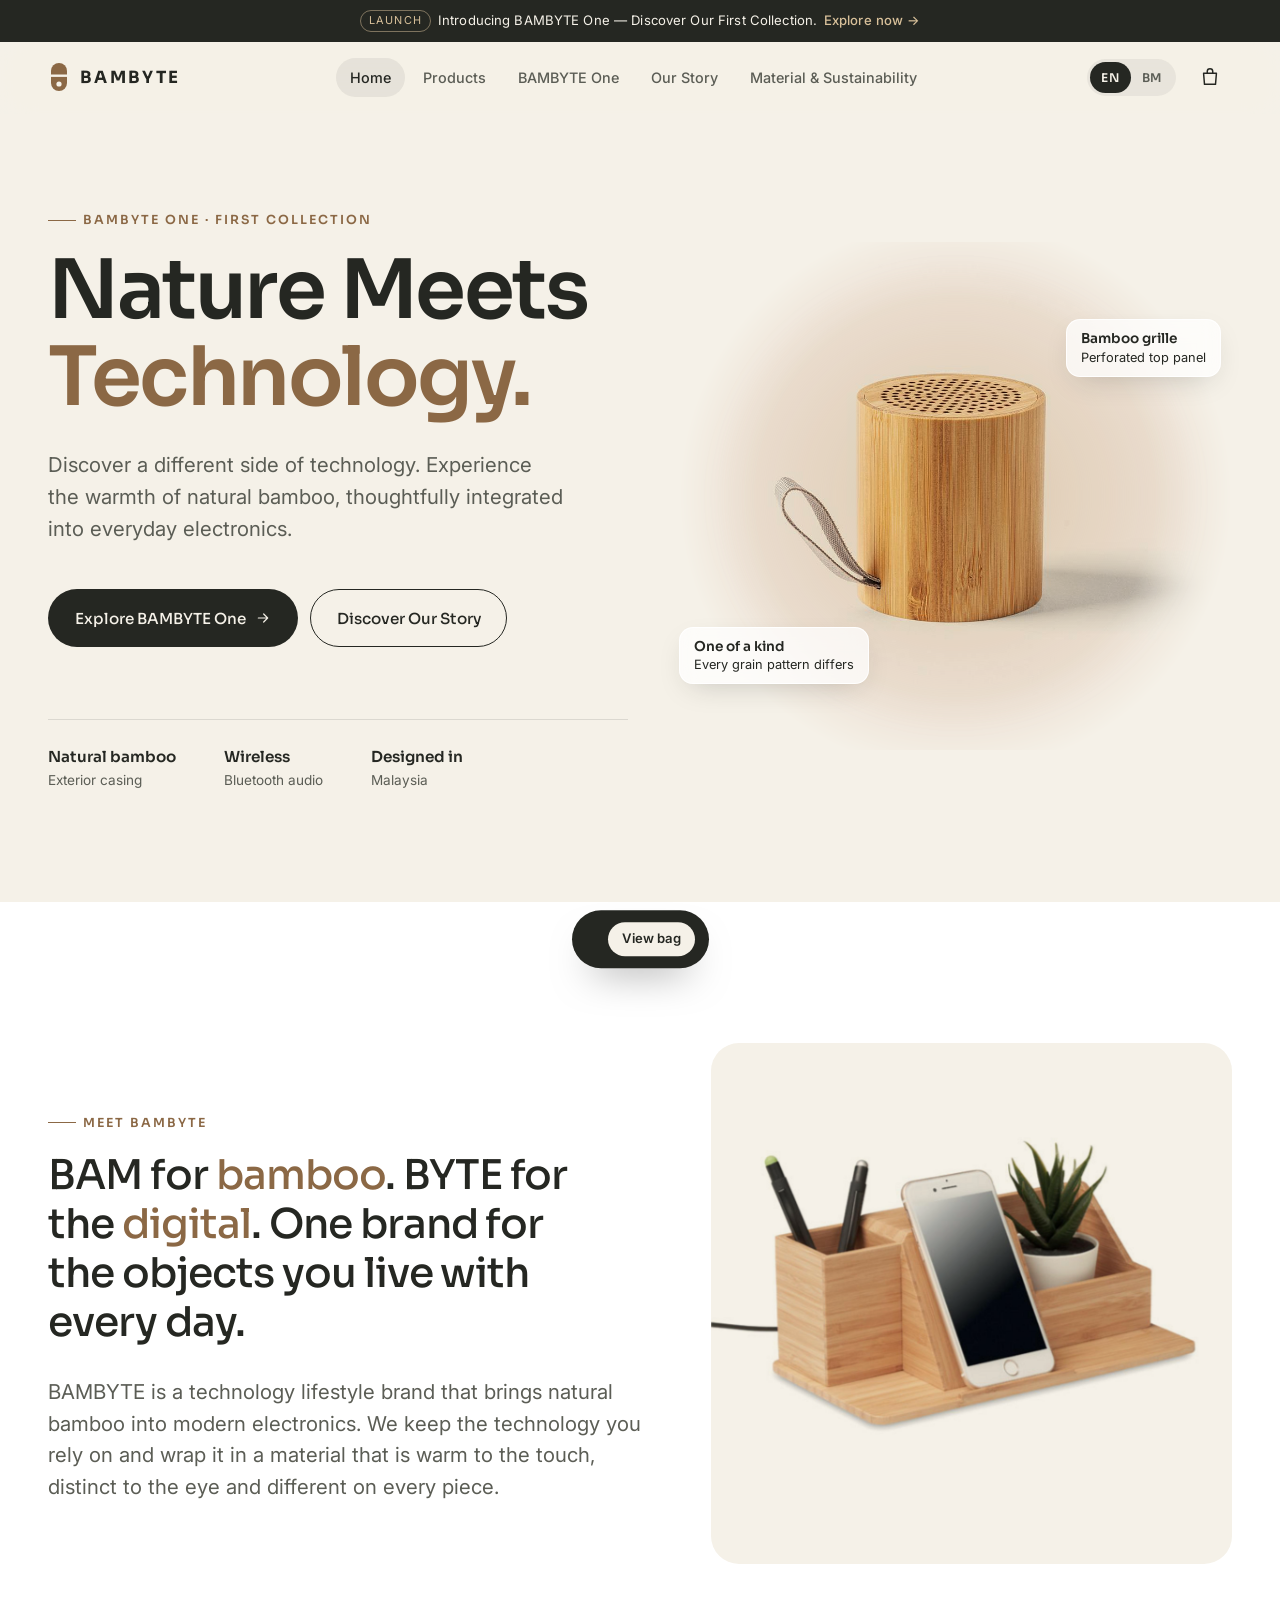
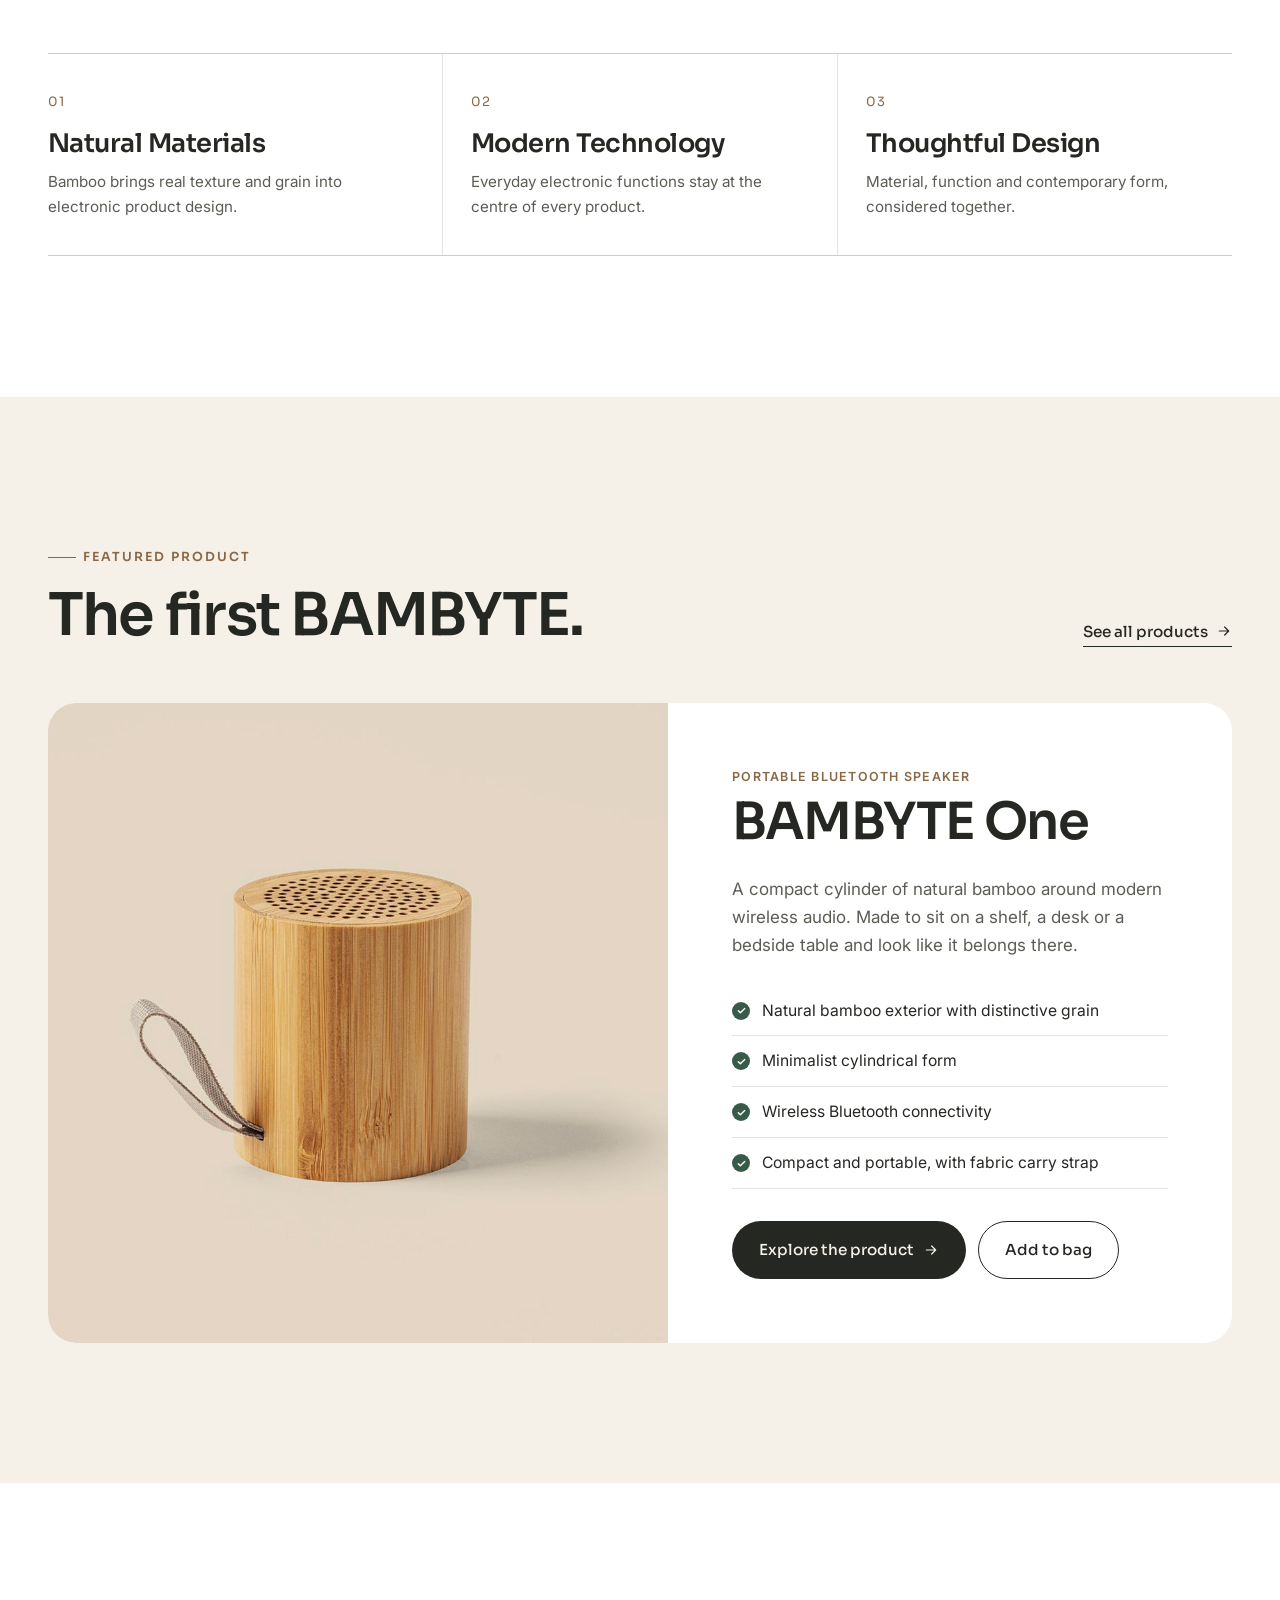
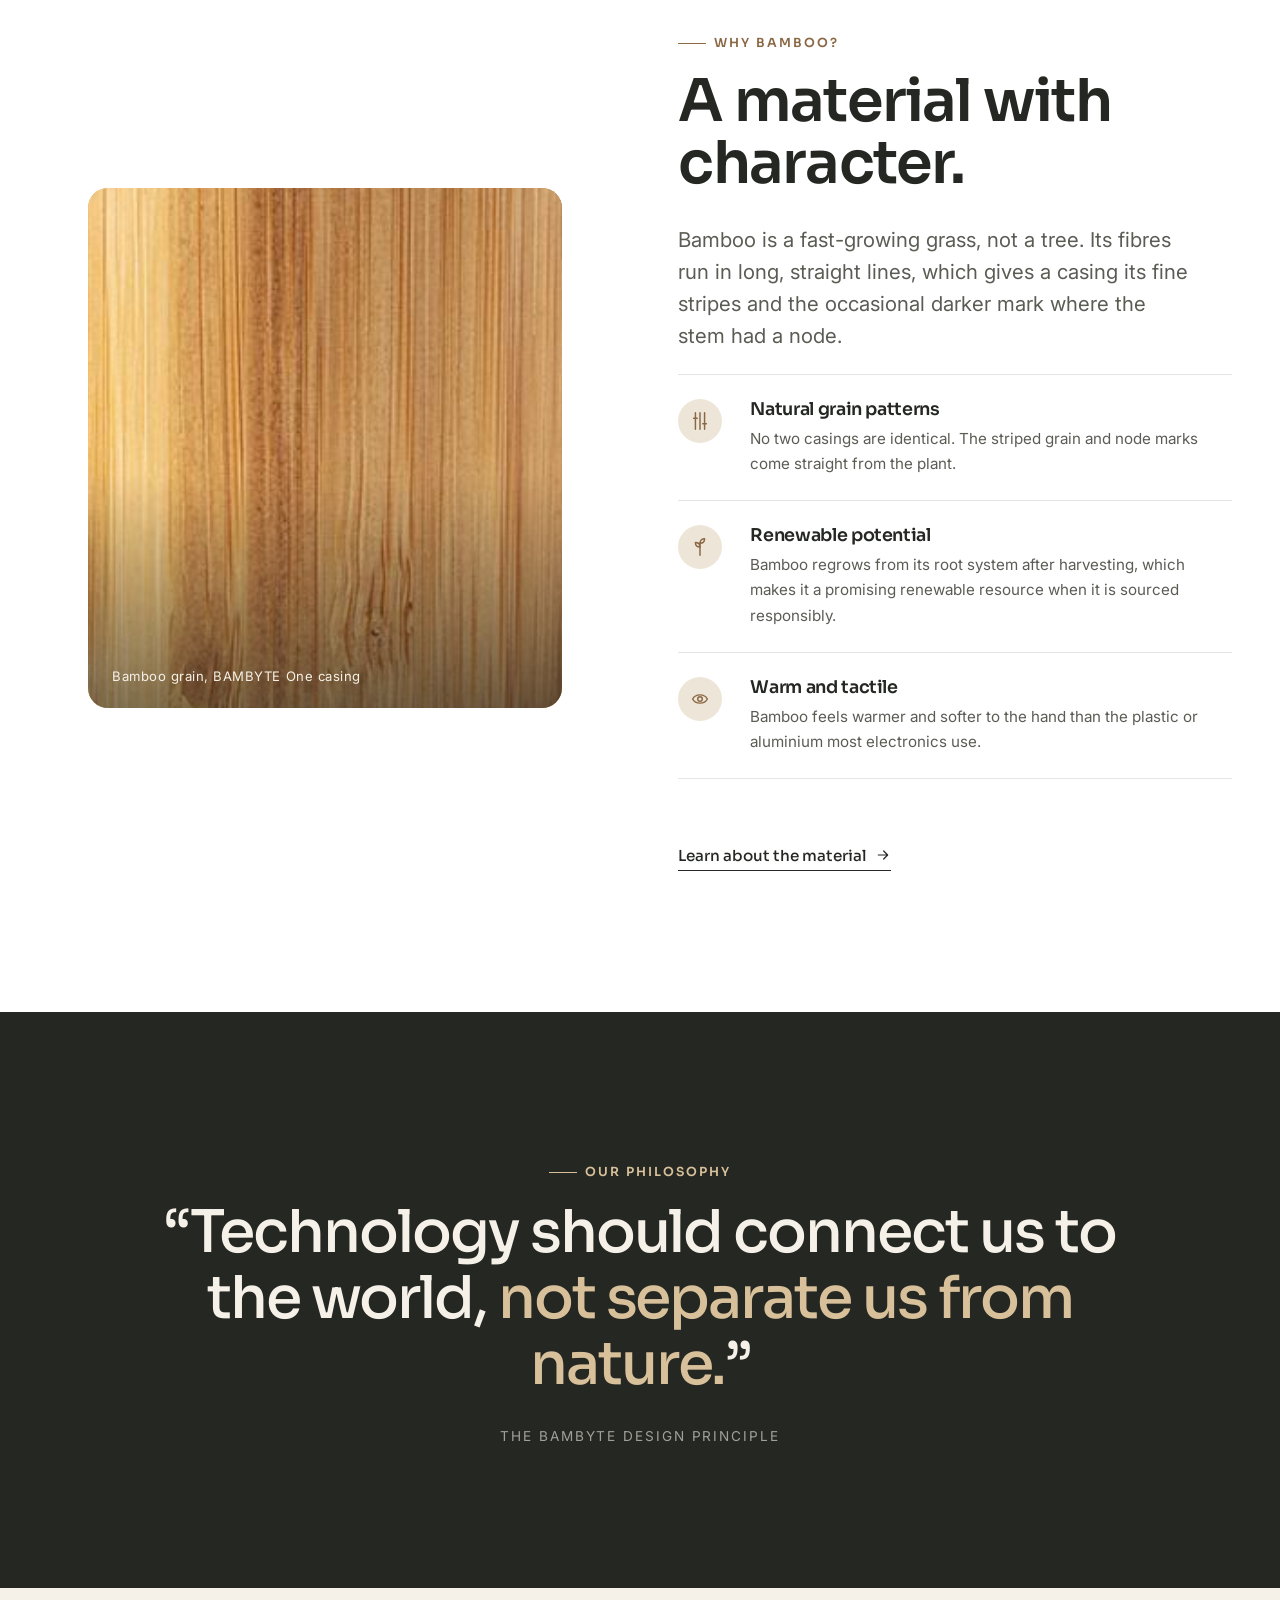
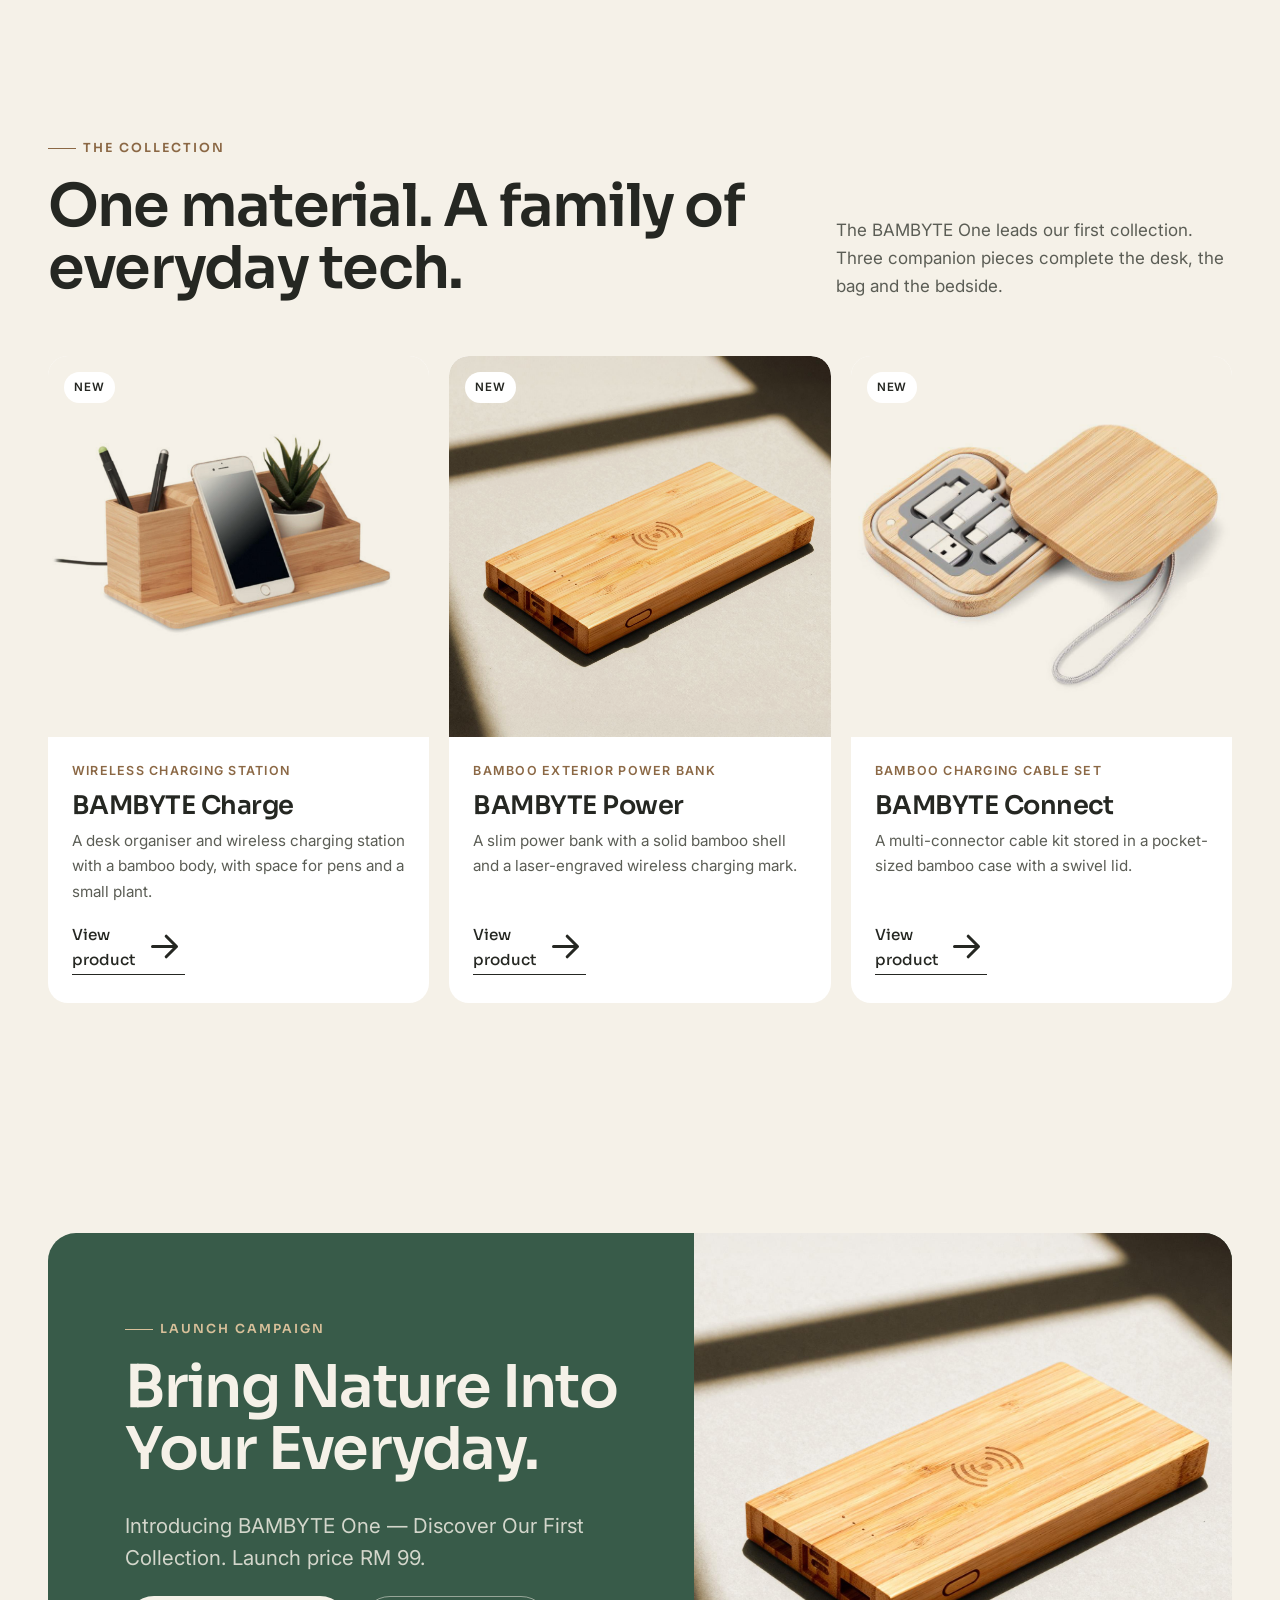
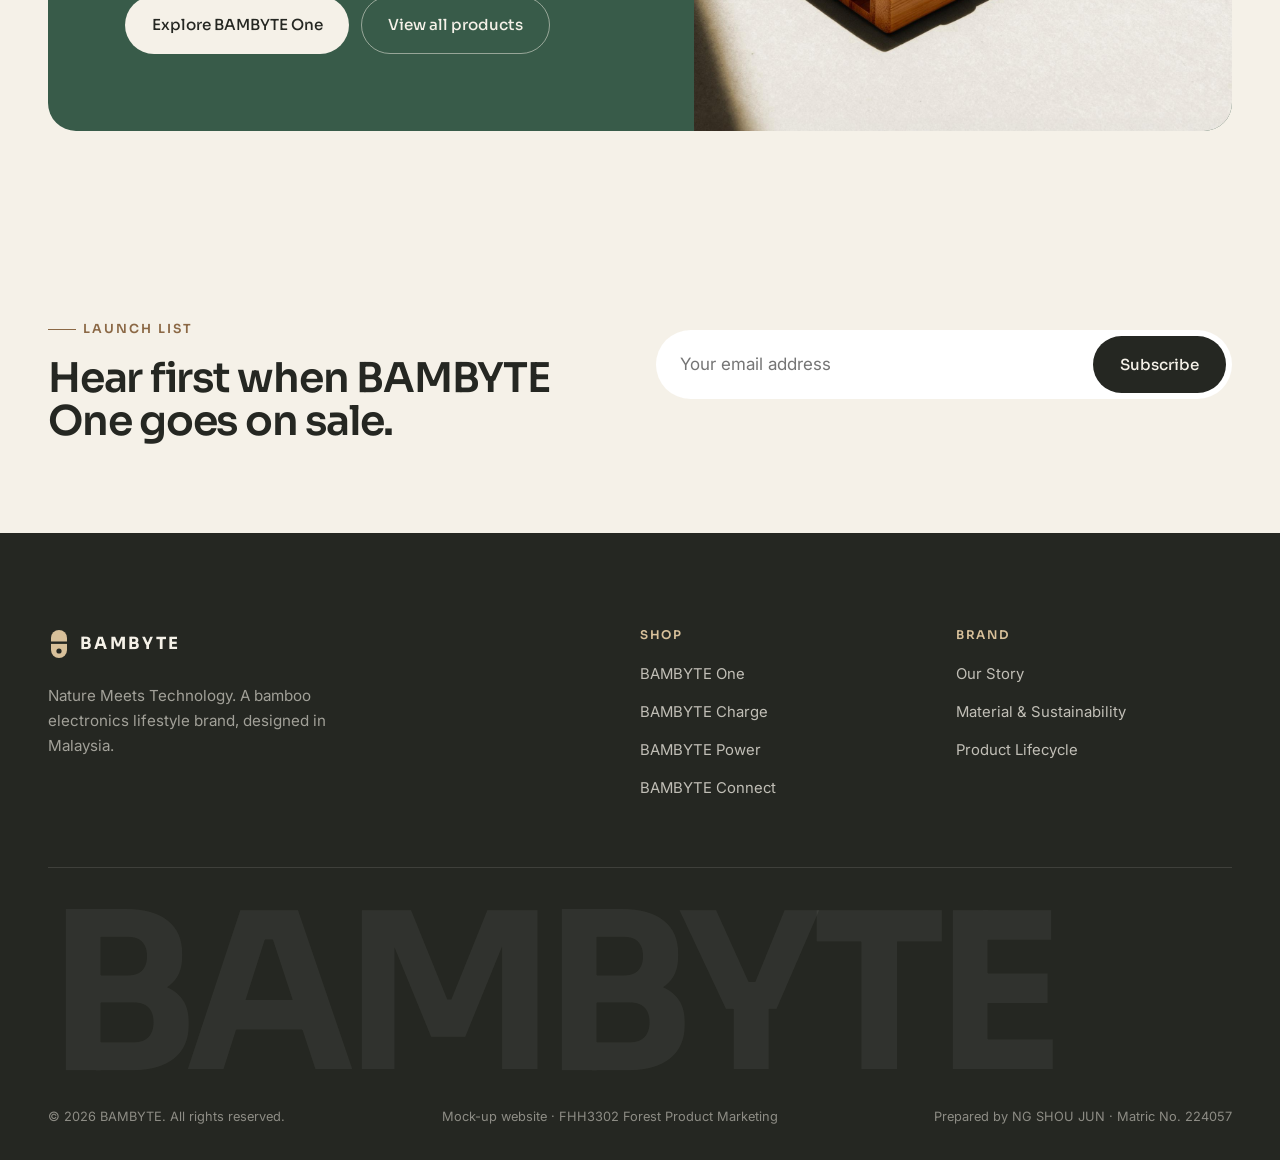
<file: index.html>
<!doctype html>
<html lang="en" class="no-js">
<head>
  <meta charset="utf-8">
  <meta name="viewport" content="width=device-width, initial-scale=1">
  <title>BAMBYTE — Nature Meets Technology</title>
  <meta name="description" content="BAMBYTE combines natural bamboo with modern electronics. Discover BAMBYTE One, a bamboo Bluetooth speaker designed for modern living spaces.">
  <meta property="og:title" content="BAMBYTE — Nature Meets Technology">
  <meta property="og:description" content="Bamboo electronics for modern living. Introducing BAMBYTE One.">
  <meta property="og:image" content="assets/img/one-speaker.jpg">
  <meta property="og:type" content="website">
  <meta name="theme-color" content="#F5F1E8">
  <link rel="preconnect" href="https://fonts.googleapis.com">
  <link rel="preconnect" href="https://fonts.gstatic.com" crossorigin>
  <link href="https://fonts.googleapis.com/css2?family=Inter:wght@400;500;600&family=Sora:wght@400;500;600;700&display=swap" rel="stylesheet">
  <link rel="stylesheet" href="assets/css/style.css">
</head>
<body data-page="home">
<main id="main">

  <!-- HERO -->
  <section class="hero">
    <div class="wrap">
      <div>
        <div class="eyebrow reveal">BAMBYTE One · First Collection</div>
        <h1 class="reveal" data-delay="1">Nature Meets <span class="accent">Technology.</span></h1>
        <p class="lead reveal" data-delay="2">Discover a different side of technology. Experience the warmth of natural bamboo, thoughtfully integrated into everyday electronics.</p>
        <div class="btn-row reveal" data-delay="3">
          <a class="btn btn--primary" href="bambyte-one.html">Explore BAMBYTE One <svg viewBox="0 0 24 24" fill="none" stroke="currentColor" stroke-width="1.8" stroke-linecap="round" stroke-linejoin="round"><path d="M5 12h14M13 6l6 6-6 6"/></svg></a>
          <a class="btn btn--ghost" href="story.html">Discover Our Story</a>
        </div>
        <div class="hero-meta reveal" data-delay="3">
          <div><strong>Natural bamboo</strong>Exterior casing</div>
          <div><strong>Wireless</strong>Bluetooth audio</div>
          <div><strong>Designed in</strong>Malaysia</div>
        </div>
      </div>
      <div class="hero-visual reveal" data-delay="1">
        <img src="assets/img/one-speaker.jpg" alt="BAMBYTE One bluetooth speaker with a cylindrical natural bamboo casing and perforated top grille" data-parallax="-0.04" fetchpriority="high">
        <div class="hero-callout hero-callout--a"><b>Bamboo grille</b>Perforated top panel</div>
        <div class="hero-callout hero-callout--b"><b>One of a kind</b>Every grain pattern differs</div>
      </div>
    </div>
  </section>

  <!-- A. BRAND INTRODUCTION -->
  <section class="section section--white" id="intro">
    <div class="wrap">
      <div class="intro">
        <div class="intro__text">
          <div class="eyebrow reveal">Meet BAMBYTE</div>
          <p class="statement reveal">BAM for <em>bamboo</em>. BYTE for the <em>digital</em>. One brand for the objects you live with every day.</p>
          <p class="lead reveal" data-delay="1">BAMBYTE is a technology lifestyle brand that brings natural bamboo into modern electronics. We keep the technology you rely on and wrap it in a material that is warm to the touch, distinct to the eye and different on every piece.</p>
        </div>
        <figure class="intro__media reveal" data-delay="1">
          <img src="assets/img/charge-station.jpg" alt="BAMBYTE Charge bamboo desk station with a phone charging upright beside pens and a small plant" loading="lazy">
        </figure>
      </div>
      <div class="pillars">
        <div class="pillar reveal"><span class="num">01</span><h3>Natural Materials</h3><p>Bamboo brings real texture and grain into electronic product design.</p></div>
        <div class="pillar reveal" data-delay="1"><span class="num">02</span><h3>Modern Technology</h3><p>Everyday electronic functions stay at the centre of every product.</p></div>
        <div class="pillar reveal" data-delay="2"><span class="num">03</span><h3>Thoughtful Design</h3><p>Material, function and contemporary form, considered together.</p></div>
      </div>
    </div>
  </section>

  <!-- B. FEATURED PRODUCT -->
  <section class="section" id="featured">
    <div class="wrap">
      <div class="head-row">
        <div>
          <div class="eyebrow reveal">Featured product</div>
          <h2 class="reveal">The first BAMBYTE.</h2>
        </div>
        <a class="link-arrow reveal" href="products.html">See all products <svg width="16" height="16" viewBox="0 0 24 24" fill="none" stroke="currentColor" stroke-width="1.8" stroke-linecap="round" stroke-linejoin="round"><path d="M5 12h14M13 6l6 6-6 6"/></svg></a>
      </div>
      <article class="feature-card reveal">
        <div class="feature-card__media"><img src="assets/img/one-speaker.jpg" alt="BAMBYTE One speaker on a warm ivory background" loading="lazy"></div>
        <div class="feature-card__body">
          <div class="product-card__type">Portable Bluetooth Speaker</div>
          <h2>BAMBYTE One</h2>
          <p class="muted">A compact cylinder of natural bamboo around modern wireless audio. Made to sit on a shelf, a desk or a bedside table and look like it belongs there.</p>
          <ul class="check-list">
            <li>Natural bamboo exterior with distinctive grain</li>
            <li>Minimalist cylindrical form</li>
            <li>Wireless Bluetooth connectivity</li>
            <li>Compact and portable, with fabric carry strap</li>
          </ul>
          <div class="btn-row">
            <a class="btn btn--primary" href="bambyte-one.html">Explore the product <svg viewBox="0 0 24 24" fill="none" stroke="currentColor" stroke-width="1.8" stroke-linecap="round" stroke-linejoin="round"><path d="M5 12h14M13 6l6 6-6 6"/></svg></a>
            <button class="btn btn--ghost" data-add="one">Add to bag</button>
          </div>
        </div>
      </article>
    </div>
  </section>

  <!-- C. WHY BAMBOO -->
  <section class="section section--white" id="why-bamboo">
    <div class="wrap split split--center">
      <figure class="texture-panel reveal" role="img" aria-label="Close-up of natural bamboo grain on the BAMBYTE One casing">
        <div class="crop crop--grain"></div>
        <figcaption>Bamboo grain, BAMBYTE One casing</figcaption>
      </figure>
      <div>
        <div class="eyebrow reveal">Why bamboo?</div>
        <h2 class="reveal">A material with character.</h2>
        <p class="lead reveal">Bamboo is a fast-growing grass, not a tree. Its fibres run in long, straight lines, which gives a casing its fine stripes and the occasional darker mark where the stem had a node.</p>
        <div class="facts">
          <div class="fact reveal"><div class="ico"><svg viewBox="0 0 24 24" fill="none" stroke="currentColor" stroke-width="1.6" stroke-linecap="round"><path d="M7 3v18M12 3v18M17 3v18"/><path d="M5 9h4M15 15h4"/></svg></div><div><h3>Natural grain patterns</h3><p>No two casings are identical. The striped grain and node marks come straight from the plant.</p></div></div>
          <div class="fact reveal"><div class="ico"><svg viewBox="0 0 24 24" fill="none" stroke="currentColor" stroke-width="1.6" stroke-linecap="round" stroke-linejoin="round"><path d="M12 21V8"/><path d="M12 8c0-3 2-5 5-5 0 3-2 5-5 5zM12 12c0-3-2-5-5-5 0 3 2 5 5 5z"/></svg></div><div><h3>Renewable potential</h3><p>Bamboo regrows from its root system after harvesting, which makes it a promising renewable resource when it is sourced responsibly.</p></div></div>
          <div class="fact reveal"><div class="ico"><svg viewBox="0 0 24 24" fill="none" stroke="currentColor" stroke-width="1.6" stroke-linecap="round" stroke-linejoin="round"><path d="M4 12c3-6 13-6 16 0-3 6-13 6-16 0z"/><circle cx="12" cy="12" r="2.5"/></svg></div><div><h3>Warm and tactile</h3><p>Bamboo feels warmer and softer to the hand than the plastic or aluminium most electronics use.</p></div></div>
        </div>
        <a class="link-arrow reveal mt-l" href="sustainability.html">Learn about the material <svg width="16" height="16" viewBox="0 0 24 24" fill="none" stroke="currentColor" stroke-width="1.8" stroke-linecap="round" stroke-linejoin="round"><path d="M5 12h14M13 6l6 6-6 6"/></svg></a>
      </div>
    </div>
  </section>

  <!-- D. PHILOSOPHY -->
  <section class="section section--dark" id="philosophy">
    <div class="wrap">
      <div class="quote-block">
        <div class="eyebrow reveal">Our philosophy</div>
        <blockquote class="reveal">“Technology should connect us to the world, <span>not separate us from nature.</span>”</blockquote>
        <cite class="reveal">The BAMBYTE design principle</cite>
      </div>
    </div>
  </section>

  <!-- Collection teaser -->
  <section class="section" id="collection">
    <div class="wrap">
      <div class="head-row">
        <div>
          <div class="eyebrow reveal">The collection</div>
          <h2 class="reveal">One material. A family of everyday tech.</h2>
        </div>
        <p class="muted reveal" style="max-width:36ch;margin:0">The BAMBYTE One leads our first collection. Three companion pieces complete the desk, the bag and the bedside.</p>
      </div>
      <div class="catalogue" id="home-catalogue"></div>
    </div>
  </section>

  <!-- E. CALL TO ACTION -->
  <section class="section section--tight">
    <div class="wrap">
      <div class="cta-band reveal">
        <div class="cta-band__body">
          <div class="eyebrow">Launch campaign</div>
          <h2>Bring Nature Into Your Everyday.</h2>
          <p class="lead">Introducing BAMBYTE One — Discover Our First Collection. Launch price RM 99.</p>
          <div class="btn-row">
            <a class="btn btn--light" href="bambyte-one.html">Explore BAMBYTE One</a>
            <a class="btn btn--ghost-light" href="products.html">View all products</a>
          </div>
        </div>
        <div class="cta-band__media" role="img" aria-label="BAMBYTE Power bamboo power bank in natural window light"></div>
      </div>
    </div>
  </section>

  <!-- Newsletter -->
  <section class="section section--tight">
    <div class="wrap newsletter">
      <div>
        <div class="eyebrow">Launch list</div>
        <h2 class="mb-0" style="font-size:clamp(1.8rem,3.2vw,2.6rem)">Hear first when BAMBYTE One goes on sale.</h2>
      </div>
      <div>
        <form novalidate>
          <label class="visually-hidden" for="nl-email">Email address</label>
          <input id="nl-email" type="email" placeholder="Your email address" autocomplete="email">
          <button class="btn btn--primary" type="submit">Subscribe</button>
        </form>
        <p class="msg" aria-live="polite"></p>
      </div>
    </div>
  </section>

</main>
<script src="assets/js/i18n-ms.js"></script>
<script src="assets/js/main.js"></script>
<script>
  // Companion products on the home page (flagship already featured above)
  document.getElementById('home-catalogue').innerHTML =
    Object.values(PRODUCTS).filter(p => !p.flagship).map(cardHTML).join('');
</script>
</body>
</html>
</file>
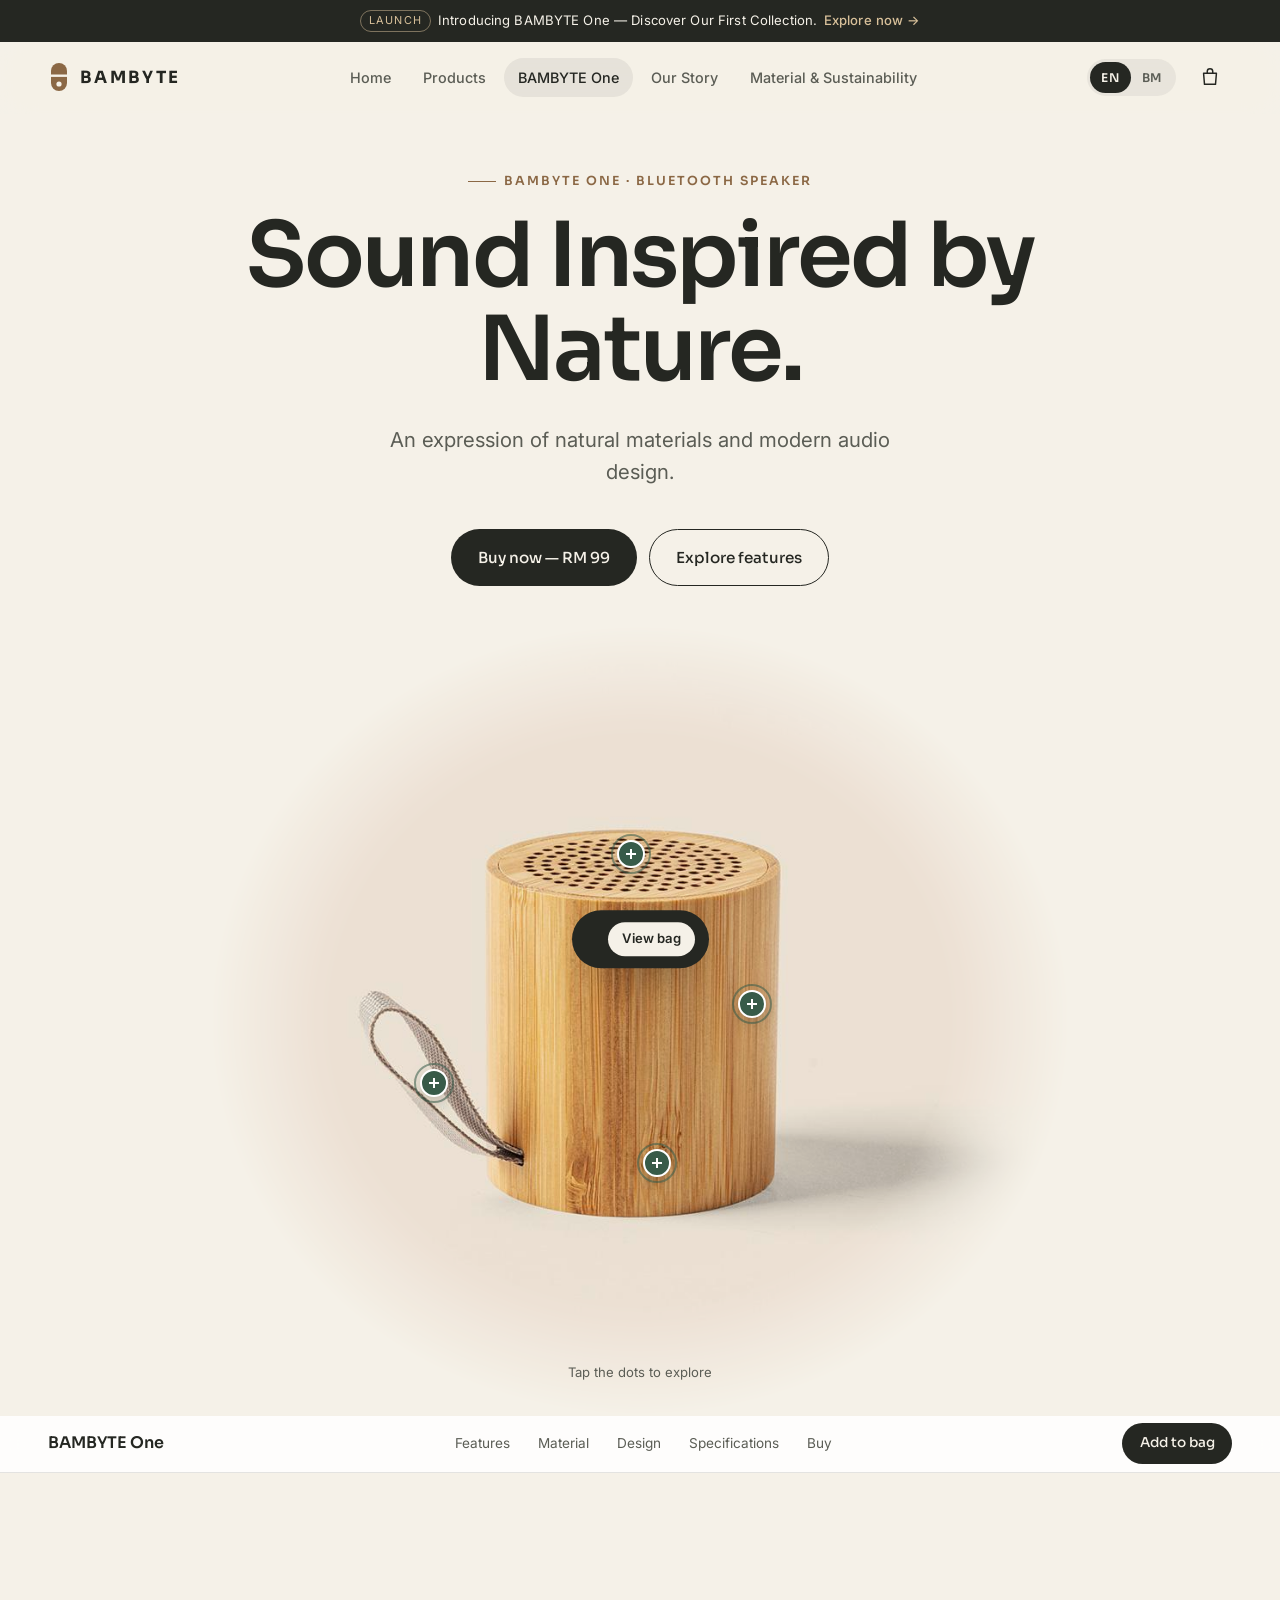
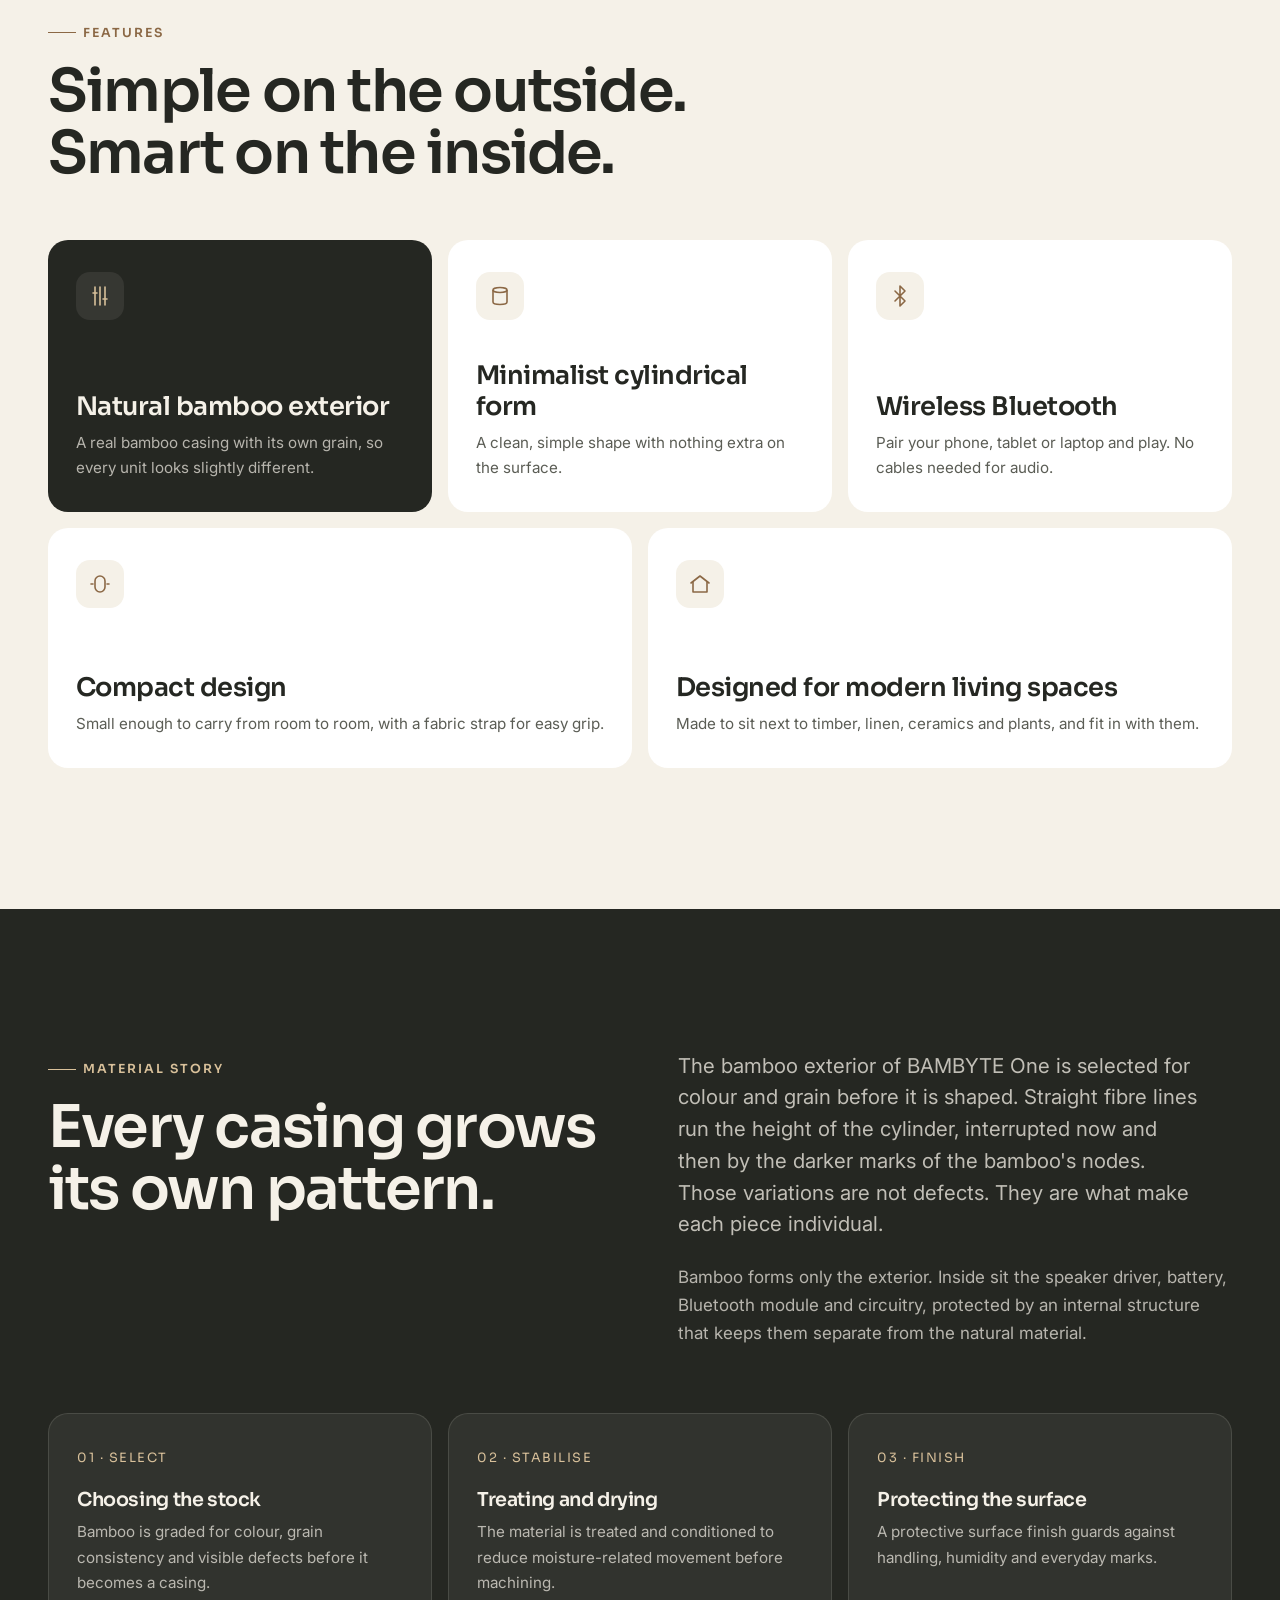
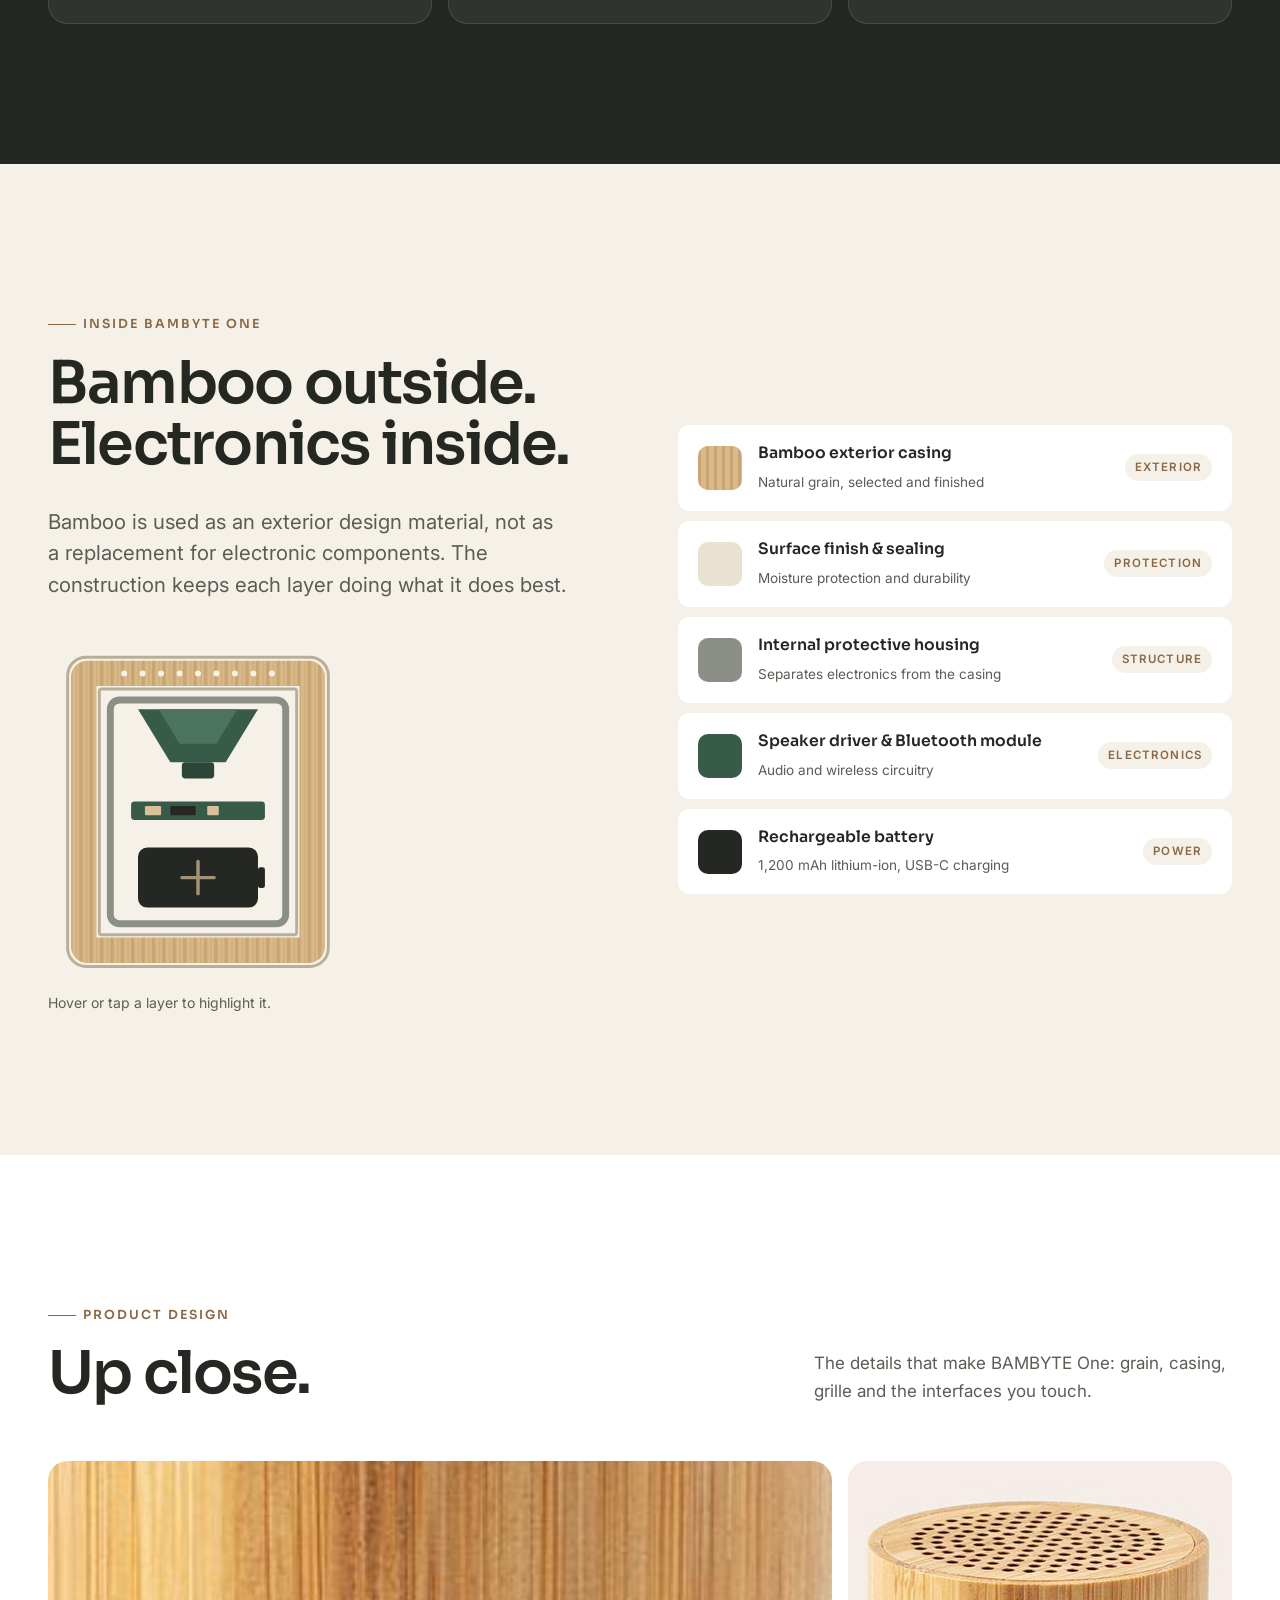
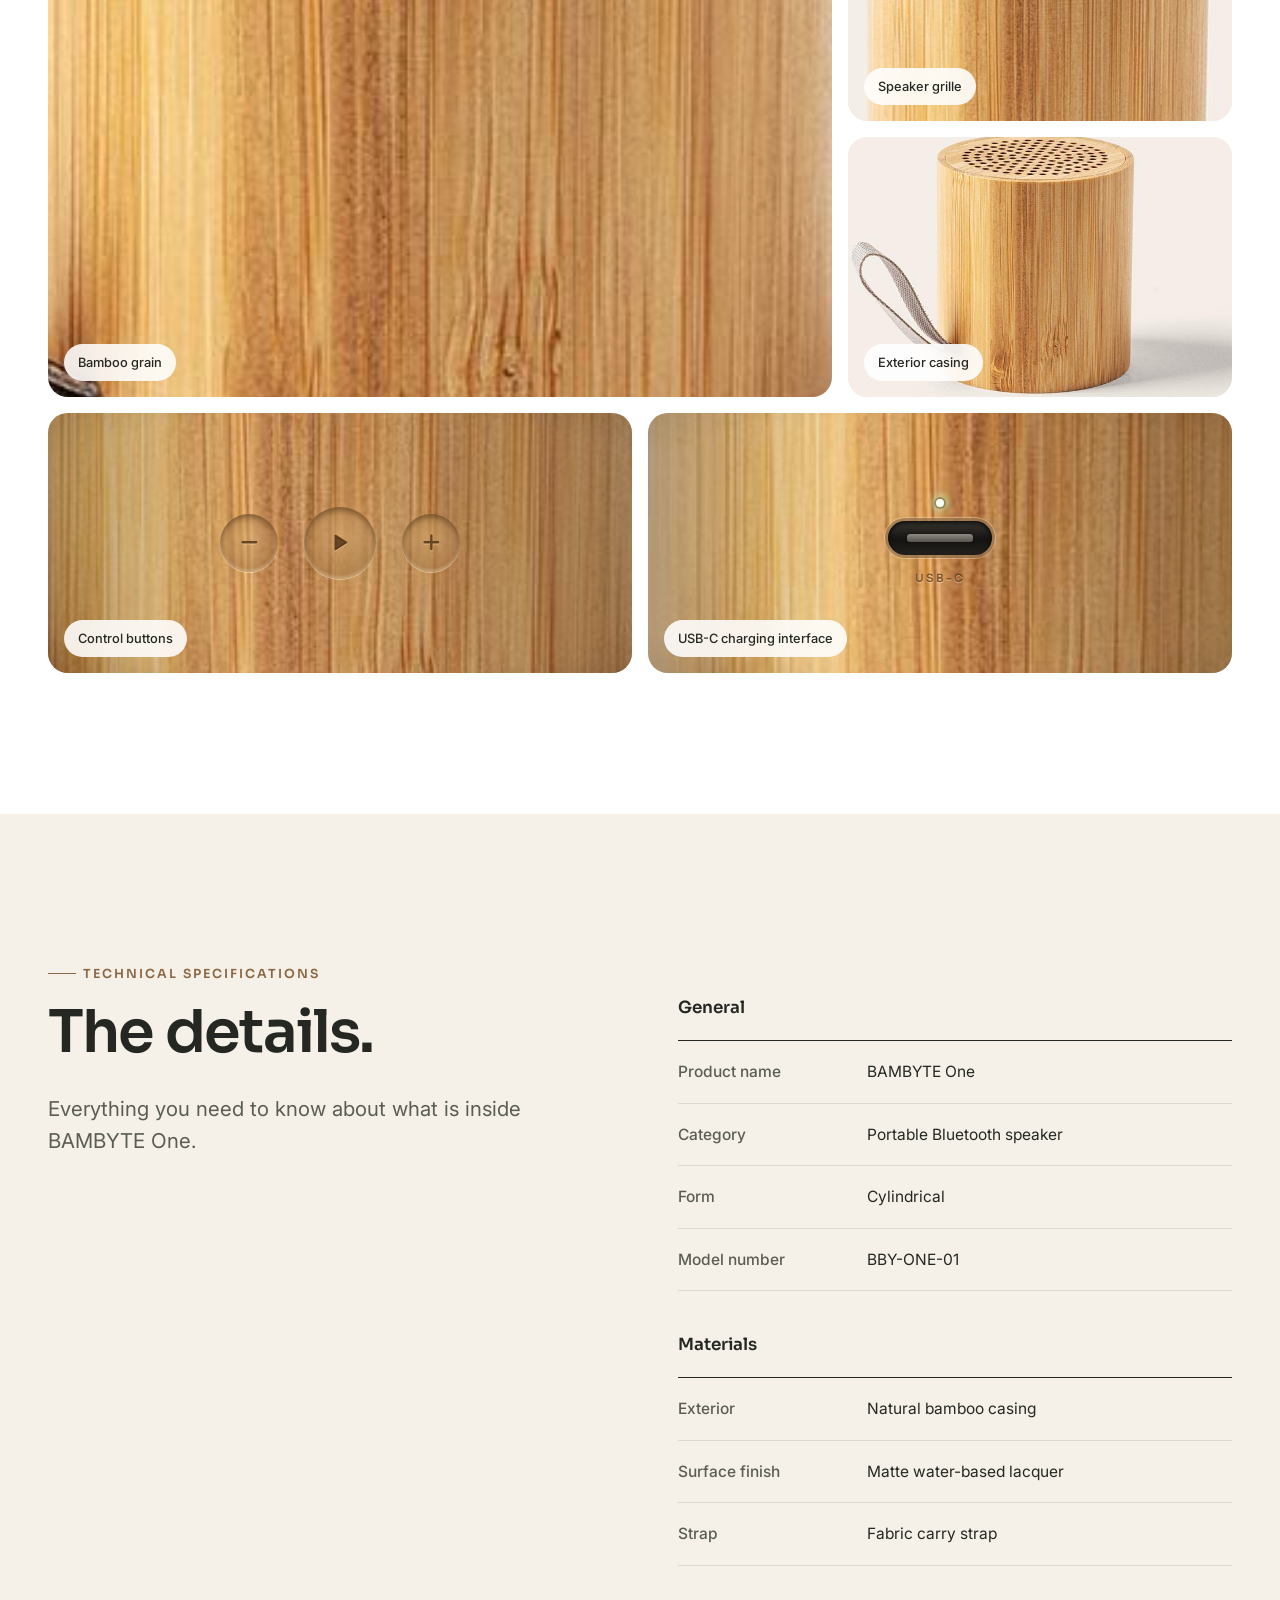
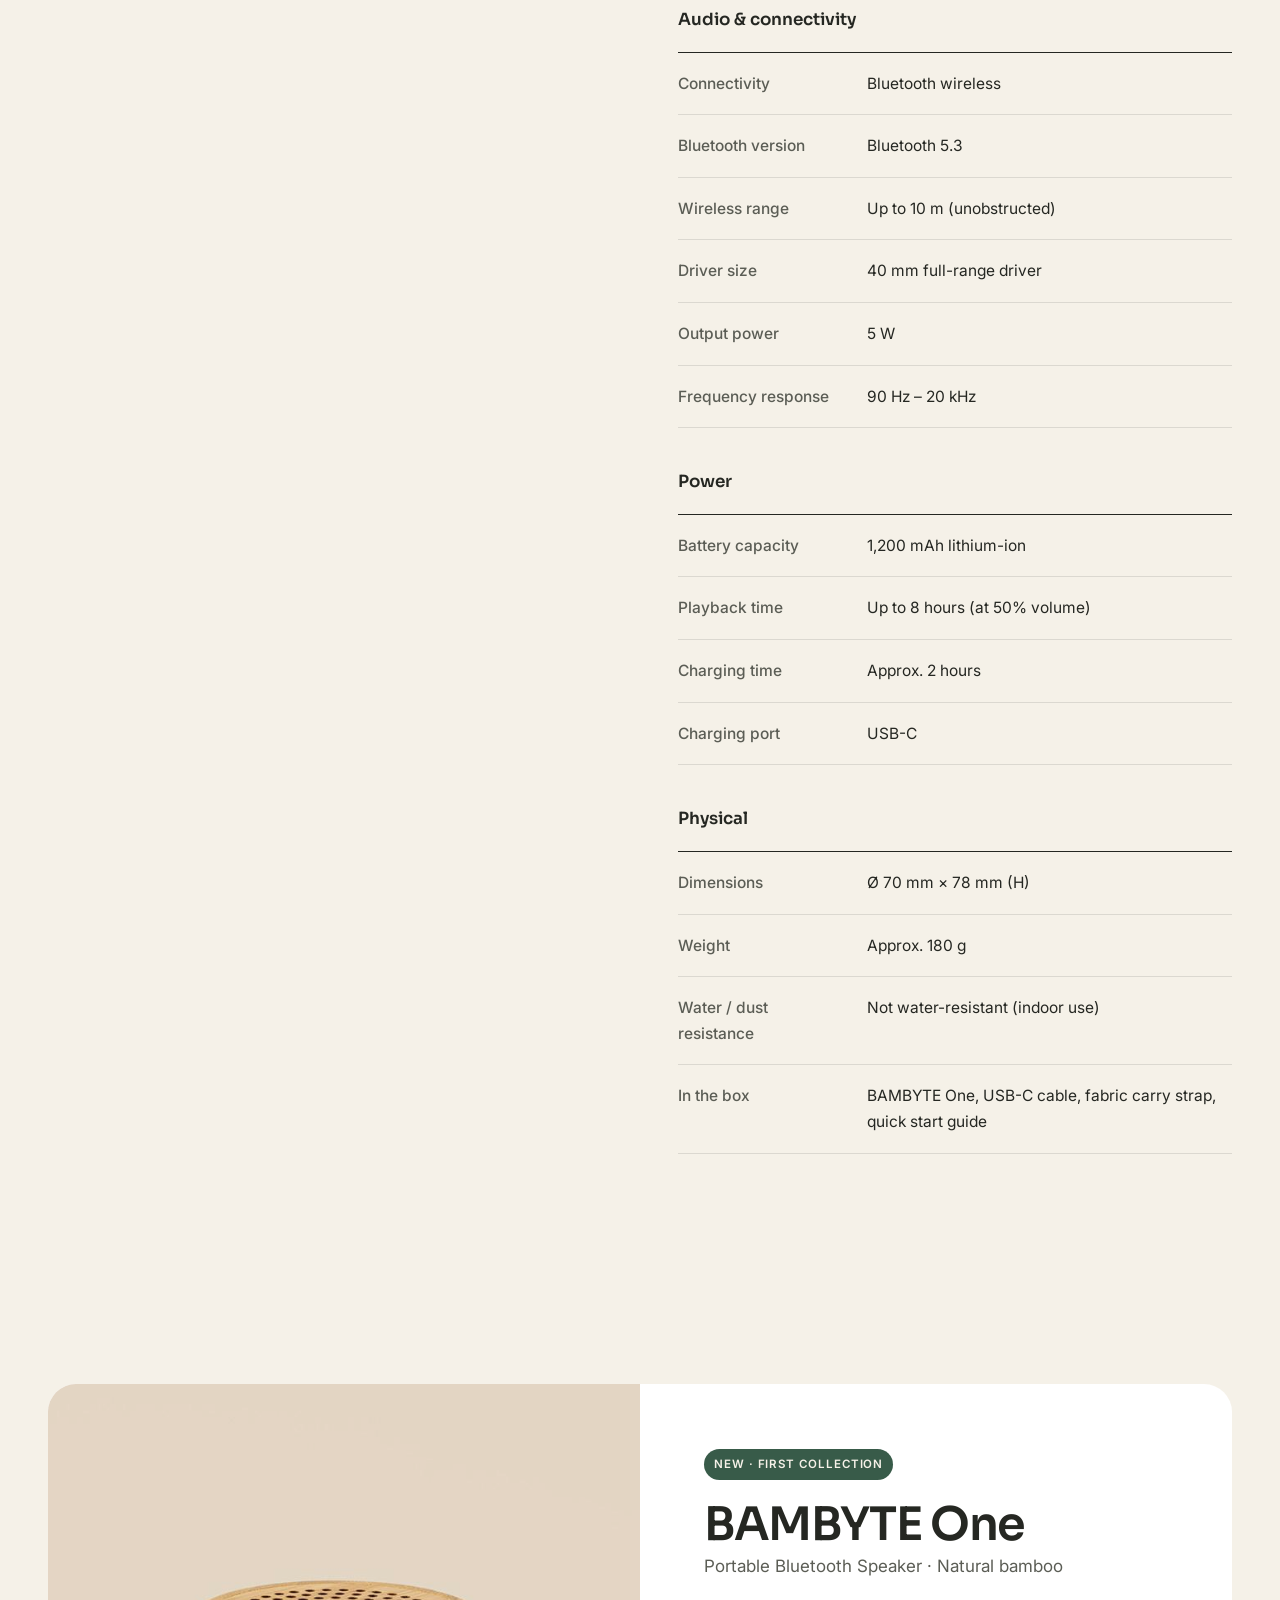
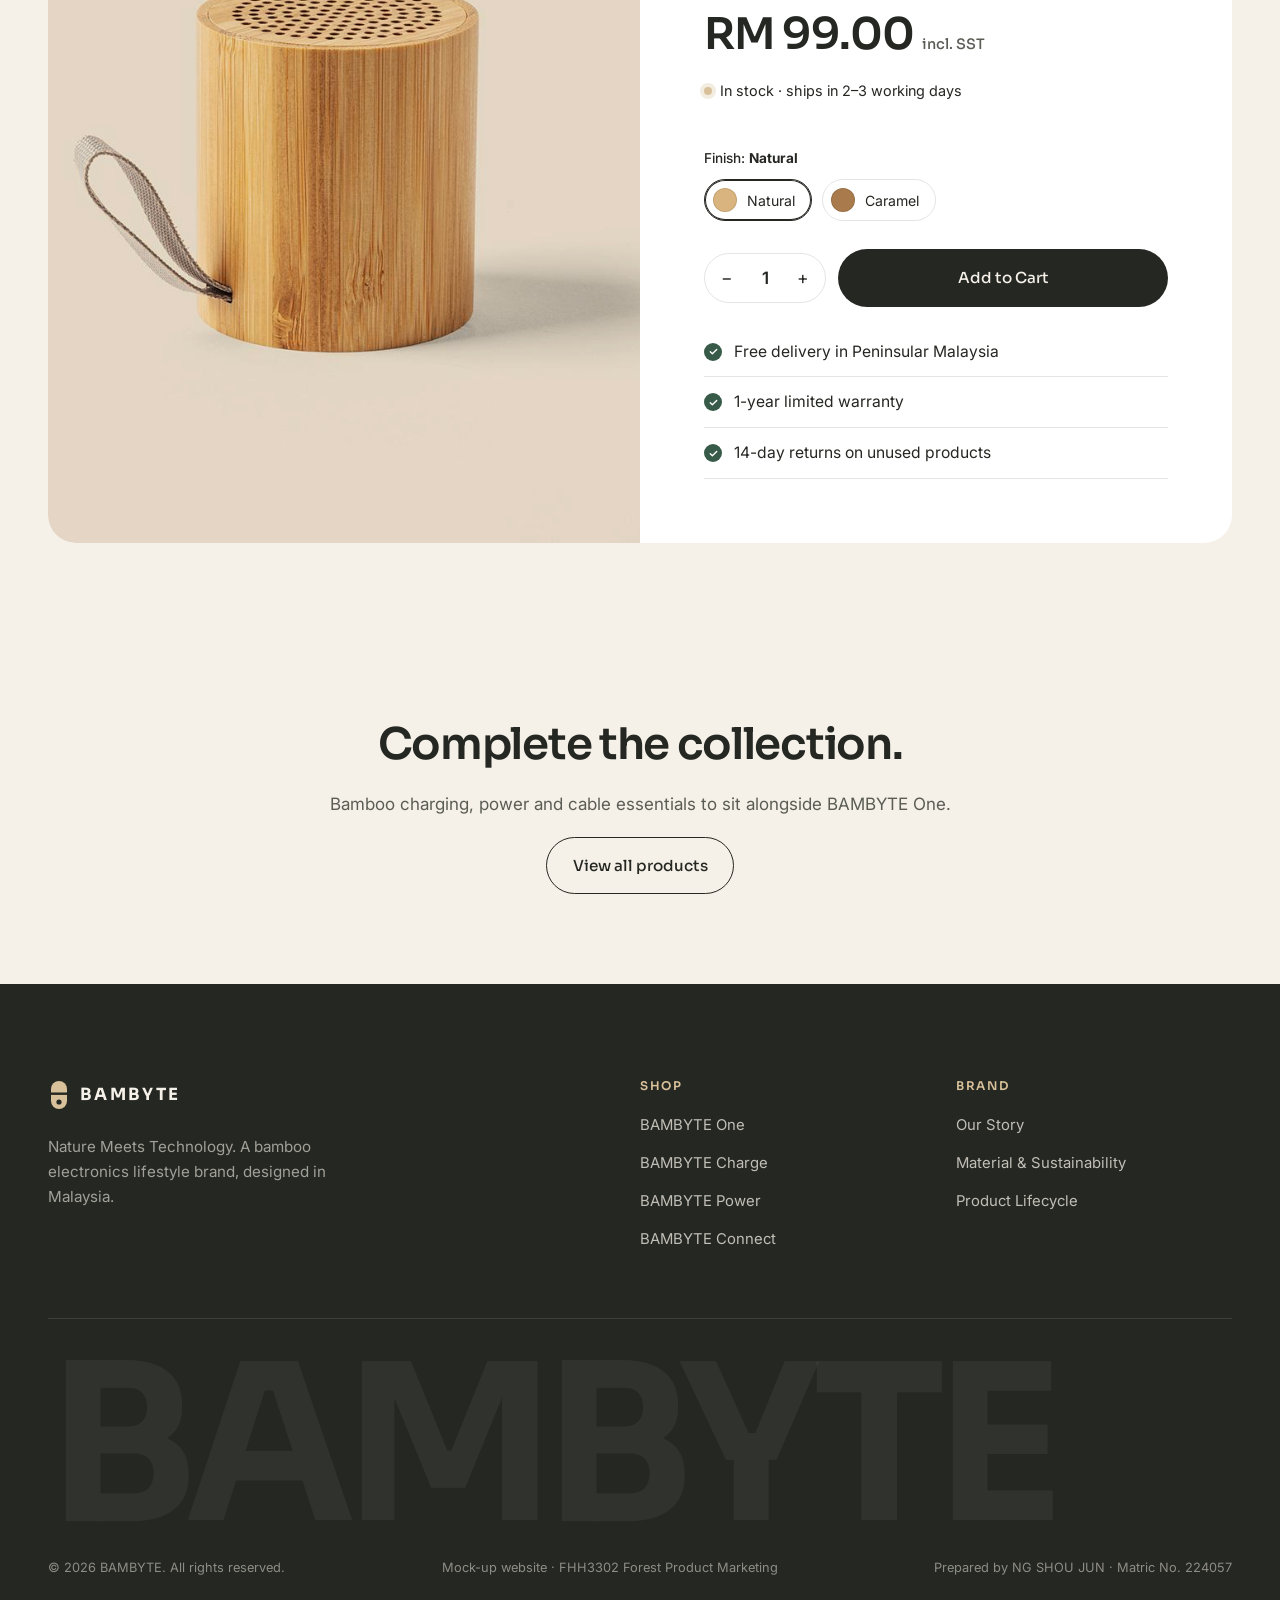
<file: bambyte-one.html>
<!doctype html>
<html lang="en" class="no-js">
<head>
  <meta charset="utf-8">
  <meta name="viewport" content="width=device-width, initial-scale=1">
  <title>BAMBYTE One — Bamboo Bluetooth Speaker | BAMBYTE</title>
  <meta name="description" content="BAMBYTE One is a compact cylindrical Bluetooth speaker with a natural bamboo exterior. Sound inspired by nature.">
  <meta property="og:title" content="BAMBYTE One — Sound Inspired by Nature.">
  <meta property="og:description" content="A natural bamboo Bluetooth speaker for modern living spaces.">
  <meta property="og:image" content="assets/img/one-speaker.jpg">
  <meta property="og:type" content="product">
  <meta name="theme-color" content="#F5F1E8">
  <link rel="preconnect" href="https://fonts.googleapis.com">
  <link rel="preconnect" href="https://fonts.gstatic.com" crossorigin>
  <link href="https://fonts.googleapis.com/css2?family=Inter:wght@400;500;600&family=Sora:wght@400;500;600;700&display=swap" rel="stylesheet">
  <link rel="stylesheet" href="assets/css/style.css">
</head>
<body data-page="one">
<main id="main">

  <!-- A. PRODUCT HERO -->
  <section class="pdp-hero">
    <div class="wrap pdp-hero__inner">
      <div class="eyebrow reveal">BAMBYTE One · Bluetooth Speaker</div>
      <h1 class="reveal" data-delay="1">Sound Inspired by Nature.</h1>
      <p class="lead reveal" data-delay="2">An expression of natural materials and modern audio design.</p>
      <div class="btn-row reveal" data-delay="3">
        <a class="btn btn--primary" href="#buy">Buy now — RM 99</a>
        <a class="btn btn--ghost" href="#features">Explore features</a>
      </div>
      <div class="pdp-hero__img reveal" data-delay="2">
        <img src="assets/img/one-speaker.jpg" alt="BAMBYTE One cylindrical bamboo bluetooth speaker with perforated grille and grey carry strap" fetchpriority="high">
        <button class="hotspot" style="--x:49%;--y:29%" data-title="Bamboo speaker grille" data-text="Precision-drilled holes let sound pass through the solid bamboo top panel." aria-label="Speaker grille"></button>
        <button class="hotspot" style="--x:26%;--y:58%" data-title="Fabric carry strap" data-text="A soft woven strap for carrying the speaker from room to room." aria-label="Carry strap"></button>
        <button class="hotspot" style="--x:63%;--y:48%" data-title="Natural bamboo casing" data-text="Straight fibre grain runs the full height of the cylinder, so every unit is unique." aria-label="Bamboo casing"></button>
        <button class="hotspot" style="--x:52%;--y:68%" data-title="Node markings" data-text="Darker marks show where the bamboo stem had a node, a natural signature of the material." aria-label="Node markings"></button>
        <div class="hotspot-card" role="status" aria-live="polite" hidden><b></b><p></p></div>
        <p class="hotspot-hint">Tap the dots to explore</p>
      </div>
    </div>
  </section>

  <nav class="subnav" aria-label="BAMBYTE One sections">
    <div class="wrap">
      <span class="subnav__title">BAMBYTE One</span>
      <div class="subnav__links">
        <a href="#features">Features</a>
        <a href="#material">Material</a>
        <a href="#design">Design</a>
        <a href="#specs">Specifications</a>
        <a href="#buy">Buy</a>
      </div>
      <button class="btn btn--primary" data-add="one">Add to bag</button>
    </div>
  </nav>

  <!-- B. FEATURES -->
  <section class="section" id="features">
    <div class="wrap">
      <div class="head-row">
        <div>
          <div class="eyebrow reveal">Features</div>
          <h2 class="reveal">Simple on the outside. Smart on the inside.</h2>
        </div>
      </div>
      <div class="feature-grid">
        <div class="feature-tile feature-tile--dark reveal">
          <div class="ico"><svg viewBox="0 0 24 24" fill="none" stroke="currentColor" stroke-width="1.6" stroke-linecap="round"><path d="M7 3v18M12 3v18M17 3v18"/><path d="M5 9h4M15 15h4"/></svg></div>
          <div><h3>Natural bamboo exterior</h3><p>A real bamboo casing with its own grain, so every unit looks slightly different.</p></div>
        </div>
        <div class="feature-tile reveal" data-delay="1">
          <div class="ico"><svg viewBox="0 0 24 24" fill="none" stroke="currentColor" stroke-width="1.6"><ellipse cx="12" cy="6" rx="7" ry="2.5"/><path d="M5 6v12c0 1.4 3.1 2.5 7 2.5s7-1.1 7-2.5V6"/></svg></div>
          <div><h3>Minimalist cylindrical form</h3><p>A clean, simple shape with nothing extra on the surface.</p></div>
        </div>
        <div class="feature-tile reveal" data-delay="2">
          <div class="ico"><svg viewBox="0 0 24 24" fill="none" stroke="currentColor" stroke-width="1.6" stroke-linecap="round" stroke-linejoin="round"><path d="M7 7l10 10-5 5V2l5 5L7 17"/></svg></div>
          <div><h3>Wireless Bluetooth</h3><p>Pair your phone, tablet or laptop and play. No cables needed for audio.</p></div>
        </div>
        <div class="feature-tile reveal">
          <div class="ico"><svg viewBox="0 0 24 24" fill="none" stroke="currentColor" stroke-width="1.6" stroke-linecap="round"><rect x="7" y="4" width="10" height="16" rx="5"/><path d="M3 12h2M19 12h2"/></svg></div>
          <div><h3>Compact design</h3><p>Small enough to carry from room to room, with a fabric strap for easy grip.</p></div>
        </div>
        <div class="feature-tile reveal" data-delay="1">
          <div class="ico"><svg viewBox="0 0 24 24" fill="none" stroke="currentColor" stroke-width="1.6" stroke-linecap="round" stroke-linejoin="round"><path d="M3 11l9-7 9 7"/><path d="M5 10v10h14V10"/></svg></div>
          <div><h3>Designed for modern living spaces</h3><p>Made to sit next to timber, linen, ceramics and plants, and fit in with them.</p></div>
        </div>
      </div>
    </div>
  </section>

  <!-- C. MATERIAL STORY -->
  <section class="section section--dark" id="material">
    <div class="wrap">
      <div class="split">
        <div>
          <div class="eyebrow reveal">Material story</div>
          <h2 class="reveal">Every casing grows its own pattern.</h2>
        </div>
        <div>
          <p class="lead reveal">The bamboo exterior of BAMBYTE One is selected for colour and grain before it is shaped. Straight fibre lines run the height of the cylinder, interrupted now and then by the darker marks of the bamboo's nodes. Those variations are not defects. They are what make each piece individual.</p>
          <p class="reveal" style="color:rgba(245,241,232,.7)">Bamboo forms only the exterior. Inside sit the speaker driver, battery, Bluetooth module and circuitry, protected by an internal structure that keeps them separate from the natural material.</p>
        </div>
      </div>
      <div class="material-band">
        <div class="material-step reveal"><span class="num">01 · SELECT</span><h3>Choosing the stock</h3><p>Bamboo is graded for colour, grain consistency and visible defects before it becomes a casing.</p></div>
        <div class="material-step reveal" data-delay="1"><span class="num">02 · STABILISE</span><h3>Treating and drying</h3><p>The material is treated and conditioned to reduce moisture-related movement before machining.</p></div>
        <div class="material-step reveal" data-delay="2"><span class="num">03 · FINISH</span><h3>Protecting the surface</h3><p>A protective surface finish guards against handling, humidity and everyday marks.</p></div>
      </div>
    </div>
  </section>

  <!-- Construction -->
  <section class="section">
    <div class="wrap split split--center construct">
      <div>
        <div class="eyebrow reveal">Inside BAMBYTE One</div>
        <h2 class="reveal">Bamboo outside. Electronics inside.</h2>
        <p class="lead reveal">Bamboo is used as an exterior design material, not as a replacement for electronic components. The construction keeps each layer doing what it does best.</p>
        <figure class="xsec reveal" aria-label="Cutaway diagram of BAMBYTE One">
          <svg viewBox="0 0 260 300" role="img" aria-hidden="true">
            <defs>
              <pattern id="grain" width="9" height="20" patternUnits="userSpaceOnUse">
                <rect width="9" height="20" fill="#D8B987"/><rect width="3" height="20" fill="#C9A574"/><rect x="6" width="1" height="20" fill="#CDAA78"/>
              </pattern>
            </defs>
            <g data-layer="0">
              <path fill="url(#grain)" fill-rule="evenodd" d="M34 24h192a14 14 0 0 1 14 14v234a14 14 0 0 1-14 14H34a14 14 0 0 1-14-14V38a14 14 0 0 1 14-14zM42 46v218h176V46z"/>
              <g fill="#F5F1E8">
                <circle cx="66" cy="35" r="2.6"/><circle cx="82" cy="35" r="2.6"/><circle cx="98" cy="35" r="2.6"/><circle cx="114" cy="35" r="2.6"/><circle cx="130" cy="35" r="2.6"/><circle cx="146" cy="35" r="2.6"/><circle cx="162" cy="35" r="2.6"/><circle cx="178" cy="35" r="2.6"/><circle cx="194" cy="35" r="2.6"/>
              </g>
            </g>
            <g data-layer="1" fill="none" stroke="#B9AE98" stroke-width="2.5">
              <rect x="17" y="21" width="226" height="268" rx="16"/>
              <rect x="44.5" y="48.5" width="171" height="213" rx="2"/>
            </g>
            <g data-layer="2">
              <rect x="54" y="58" width="152" height="194" rx="8" fill="none" stroke="#8B8F86" stroke-width="6"/>
            </g>
            <g data-layer="3">
              <path d="M78 66h104l-28 46h-48z" fill="#385B49"/>
              <path d="M96 66h68l-18 30h-32z" fill="#4C735E"/>
              <rect x="116" y="112" width="28" height="14" rx="3" fill="#2B4639"/>
              <rect x="72" y="146" width="116" height="16" rx="3" fill="#385B49"/>
              <rect x="84" y="150" width="14" height="8" rx="1" fill="#D8C09A"/><rect x="106" y="150" width="22" height="8" rx="1" fill="#252722"/><rect x="138" y="150" width="10" height="8" rx="1" fill="#D8C09A"/>
            </g>
            <g data-layer="4">
              <rect x="78" y="186" width="104" height="52" rx="8" fill="#252722"/>
              <rect x="182" y="203" width="6" height="18" rx="2" fill="#252722"/>
              <path d="M116 212h28M130 198v28" stroke="#D8C09A" stroke-width="3" stroke-linecap="round" opacity=".7"/>
            </g>
          </svg>
          <figcaption class="small muted">Hover or tap a layer to highlight it.</figcaption>
        </figure>
      </div>
      <ol class="layers">
        <li class="reveal"><i class="sw" style="background:repeating-linear-gradient(90deg,#C9A574 0 3px,#D8B987 3px 8px)"></i><div><b>Bamboo exterior casing</b><span>Natural grain, selected and finished</span></div><em>Exterior</em></li>
        <li class="reveal" data-delay="1"><i class="sw" style="background:#E9E1D2"></i><div><b>Surface finish & sealing</b><span>Moisture protection and durability</span></div><em>Protection</em></li>
        <li class="reveal" data-delay="1"><i class="sw" style="background:#8B8F86"></i><div><b>Internal protective housing</b><span>Separates electronics from the casing</span></div><em>Structure</em></li>
        <li class="reveal" data-delay="2"><i class="sw" style="background:#385B49"></i><div><b>Speaker driver & Bluetooth module</b><span>Audio and wireless circuitry</span></div><em>Electronics</em></li>
        <li class="reveal" data-delay="2"><i class="sw" style="background:#252722"></i><div><b>Rechargeable battery</b><span>1,200 mAh lithium-ion, USB-C charging</span></div><em>Power</em></li>
      </ol>
    </div>
  </section>

  <!-- D. PRODUCT DESIGN — close-ups -->
  <section class="section section--white" id="design">
    <div class="wrap">
      <div class="head-row">
        <div>
          <div class="eyebrow reveal">Product design</div>
          <h2 class="reveal">Up close.</h2>
        </div>
        <p class="muted reveal" style="max-width:38ch;margin:0">The details that make BAMBYTE One: grain, casing, grille and the interfaces you touch.</p>
      </div>
      <div class="detail-gallery">
        <figure class="detail detail--a reveal"><div class="crop crop--grain" role="img" aria-label="Macro view of bamboo grain with node markings"></div><figcaption>Bamboo grain</figcaption></figure>
        <figure class="detail detail--b reveal" data-delay="1"><div class="crop crop--grille" role="img" aria-label="Perforated bamboo speaker grille on top of the speaker"></div><figcaption>Speaker grille</figcaption></figure>
        <figure class="detail detail--c reveal" data-delay="2"><div class="crop crop--casing" role="img" aria-label="Side of the cylindrical bamboo exterior casing"></div><figcaption>Exterior casing</figcaption></figure>
        <figure class="detail detail--d reveal" role="img" aria-label="Volume down, play and volume up buttons laser-engraved into the bamboo casing of BAMBYTE One">
          <div class="crop crop--side"></div><div class="shade"></div>
          <div class="mock mock--controls" aria-hidden="true">
            <span class="key"><svg viewBox="0 0 24 24"><path d="M6 12h12"/></svg></span>
            <span class="key key--main"><svg viewBox="0 0 24 24"><path d="M9 7l8 5-8 5z"/></svg></span>
            <span class="key"><svg viewBox="0 0 24 24"><path d="M6 12h12M12 6v12"/></svg></span>
          </div>
          <figcaption>Control buttons</figcaption>
        </figure>
        <figure class="detail detail--e reveal" data-delay="1" role="img" aria-label="USB-C charging port and status light set into the bamboo casing of BAMBYTE One">
          <div class="crop crop--side crop--side-b"></div><div class="shade"></div>
          <div class="mock mock--port" aria-hidden="true">
            <span class="led"></span>
            <span class="usbc"><i></i></span>
            <span class="engrave">USB-C</span>
          </div>
          <figcaption>USB-C charging interface</figcaption>
        </figure>
      </div>
    </div>
  </section>

  <!-- E. TECHNICAL SPECIFICATIONS -->
  <section class="section" id="specs">
    <div class="wrap split">
      <div>
        <div class="eyebrow reveal">Technical specifications</div>
        <h2 class="reveal">The details.</h2>
        <p class="lead reveal">Everything you need to know about what is inside BAMBYTE One.</p>
      </div>
      <table class="spec-table reveal">
        <caption class="visually-hidden">BAMBYTE One technical specifications</caption>
        <tbody>
          <tr class="group"><th colspan="2">General</th></tr>
          <tr><th>Product name</th><td>BAMBYTE One</td></tr>
          <tr><th>Category</th><td>Portable Bluetooth speaker</td></tr>
          <tr><th>Form</th><td>Cylindrical</td></tr>
          <tr><th>Model number</th><td>BBY-ONE-01</td></tr>
          <tr class="group"><th colspan="2">Materials</th></tr>
          <tr><th>Exterior</th><td>Natural bamboo casing</td></tr>
          <tr><th>Surface finish</th><td>Matte water-based lacquer</td></tr>
          <tr><th>Strap</th><td>Fabric carry strap</td></tr>
          <tr class="group"><th colspan="2">Audio & connectivity</th></tr>
          <tr><th>Connectivity</th><td>Bluetooth wireless</td></tr>
          <tr><th>Bluetooth version</th><td>Bluetooth 5.3</td></tr>
          <tr><th>Wireless range</th><td>Up to 10 m (unobstructed)</td></tr>
          <tr><th>Driver size</th><td>40 mm full-range driver</td></tr>
          <tr><th>Output power</th><td>5 W</td></tr>
          <tr><th>Frequency response</th><td>90 Hz – 20 kHz</td></tr>
          <tr class="group"><th colspan="2">Power</th></tr>
          <tr><th>Battery capacity</th><td>1,200 mAh lithium-ion</td></tr>
          <tr><th>Playback time</th><td>Up to 8 hours (at 50% volume)</td></tr>
          <tr><th>Charging time</th><td>Approx. 2 hours</td></tr>
          <tr><th>Charging port</th><td>USB-C</td></tr>
          <tr class="group"><th colspan="2">Physical</th></tr>
          <tr><th>Dimensions</th><td>Ø 70 mm × 78 mm (H)</td></tr>
          <tr><th>Weight</th><td>Approx. 180 g</td></tr>
          <tr><th>Water / dust resistance</th><td>Not water-resistant (indoor use)</td></tr>
          <tr><th>In the box</th><td>BAMBYTE One, USB-C cable, fabric carry strap, quick start guide</td></tr>
        </tbody>
      </table>
    </div>
  </section>

  <!-- F. PURCHASE -->
  <section class="section section--tight" id="buy" style="scroll-margin-top:140px">
    <div class="wrap">
      <div class="buy reveal">
        <div class="buy__media"><img src="assets/img/one-speaker.jpg" alt="BAMBYTE One speaker" loading="lazy"></div>
        <div class="buy__body">
          <span class="badge badge--green">New · First Collection</span>
          <h2 style="margin-top:20px;margin-bottom:4px;font-size:clamp(2rem,3.6vw,3rem)">BAMBYTE One</h2>
          <p class="muted">Portable Bluetooth Speaker · Natural bamboo</p>
          <div class="price">RM 99.00<small>incl. SST</small></div>
          <div class="status">In stock · ships in 2–3 working days</div>

          <div class="option-group">
            <span><span>Finish:</span> <b id="finish-label">Natural</b></span>
            <div class="finish-options" id="finish" data-label="#finish-label">
              <button class="finish" data-finish="Natural" aria-pressed="true"><i style="background:#D9B47E"></i>Natural</button>
              <button class="finish" data-finish="Caramel" aria-pressed="false"><i style="background:#A97A4C"></i>Caramel</button>
            </div>
          </div>

          <div class="buy-actions">
            <div class="qty" aria-label="Quantity">
              <button data-step="-1" data-target="#qty" aria-label="Decrease quantity">−</button>
              <output id="qty" value="1">1</output>
              <button data-step="1" data-target="#qty" aria-label="Increase quantity">+</button>
            </div>
            <button class="btn btn--primary" data-add="one" data-qty-from="#qty" data-finish-from="#finish">Add to Cart</button>
          </div>
          <ul class="check-list" style="margin:0"><li>Free delivery in Peninsular Malaysia</li><li>1-year limited warranty</li><li>14-day returns on unused products</li></ul>
        </div>
      </div>
    </div>
  </section>

  <section class="section section--tight">
    <div class="wrap center">
      <h2 class="reveal" style="font-size:clamp(1.8rem,3.4vw,2.8rem)">Complete the collection.</h2>
      <p class="muted reveal">Bamboo charging, power and cable essentials to sit alongside BAMBYTE One.</p>
      <a class="btn btn--ghost reveal" href="products.html">View all products</a>
    </div>
  </section>

</main>
<script src="assets/js/i18n-ms.js"></script>
<script src="assets/js/main.js"></script>
</body>
</html>
</file>
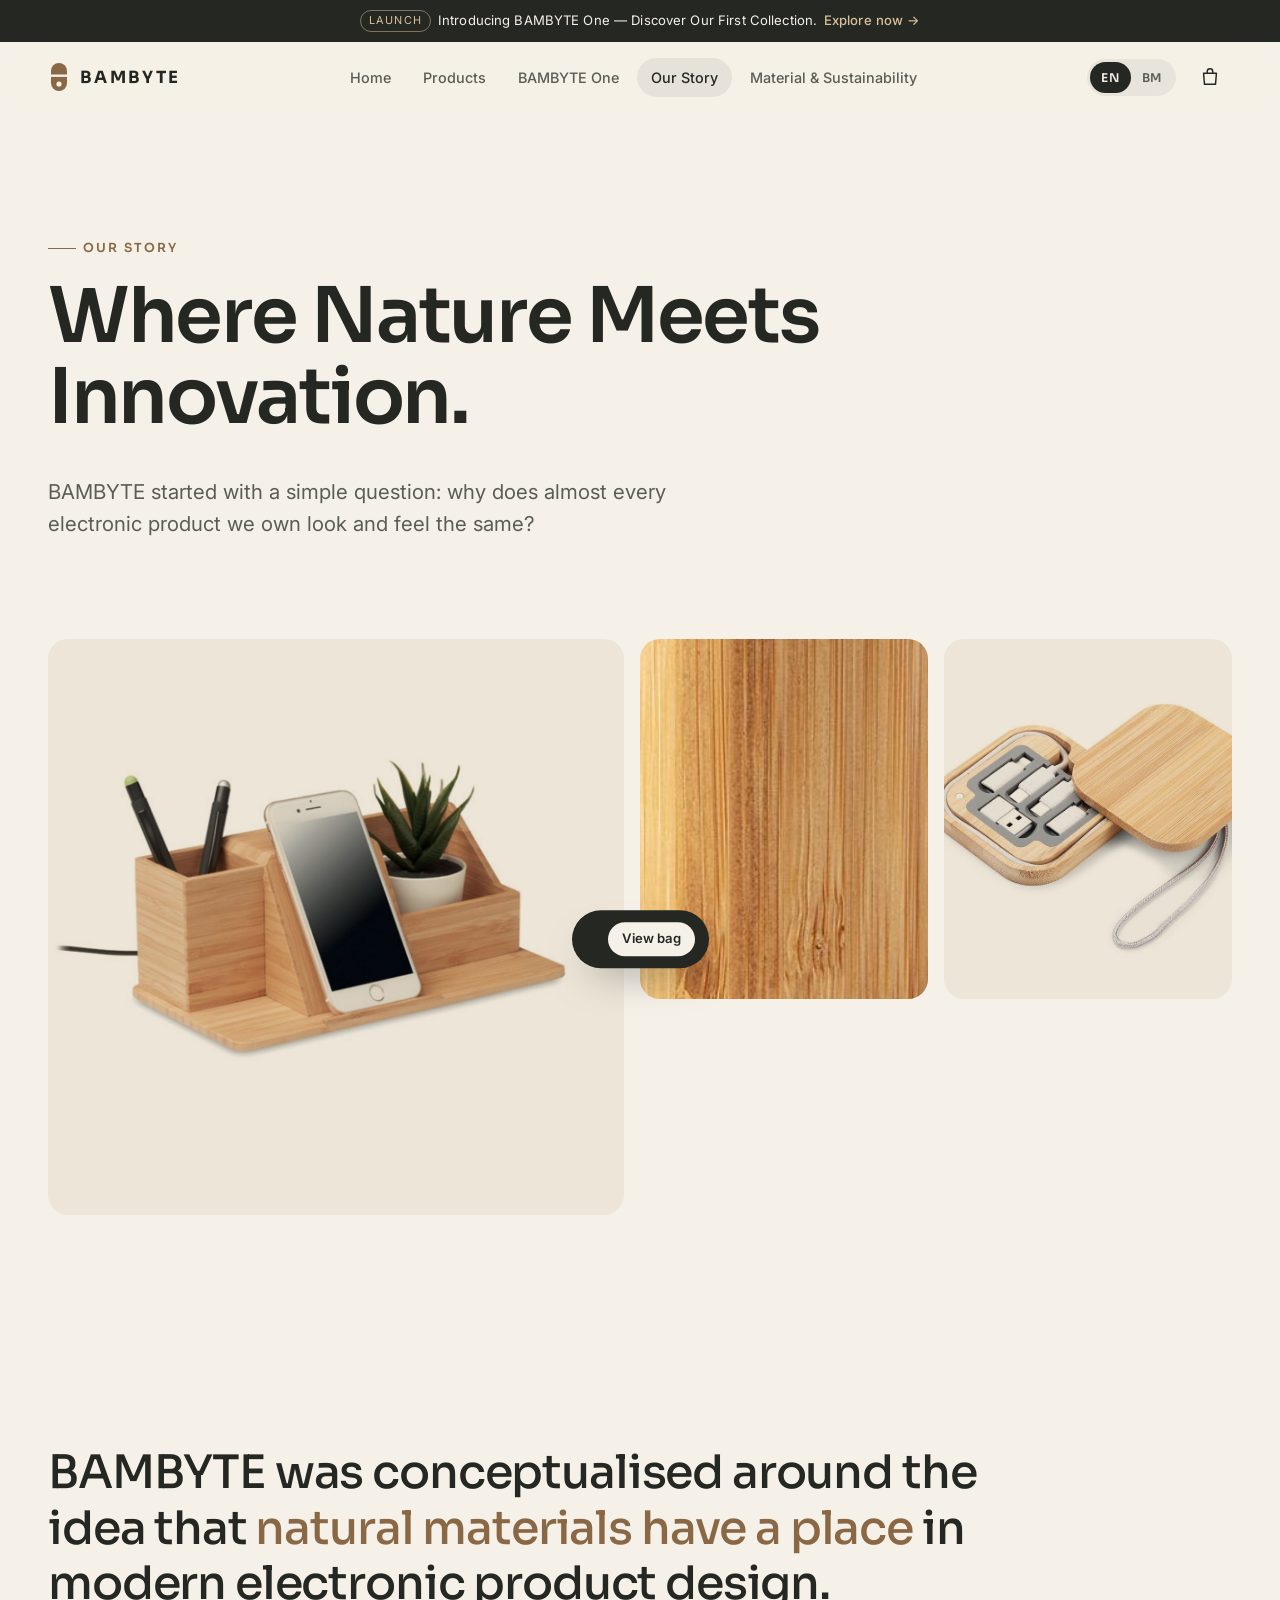
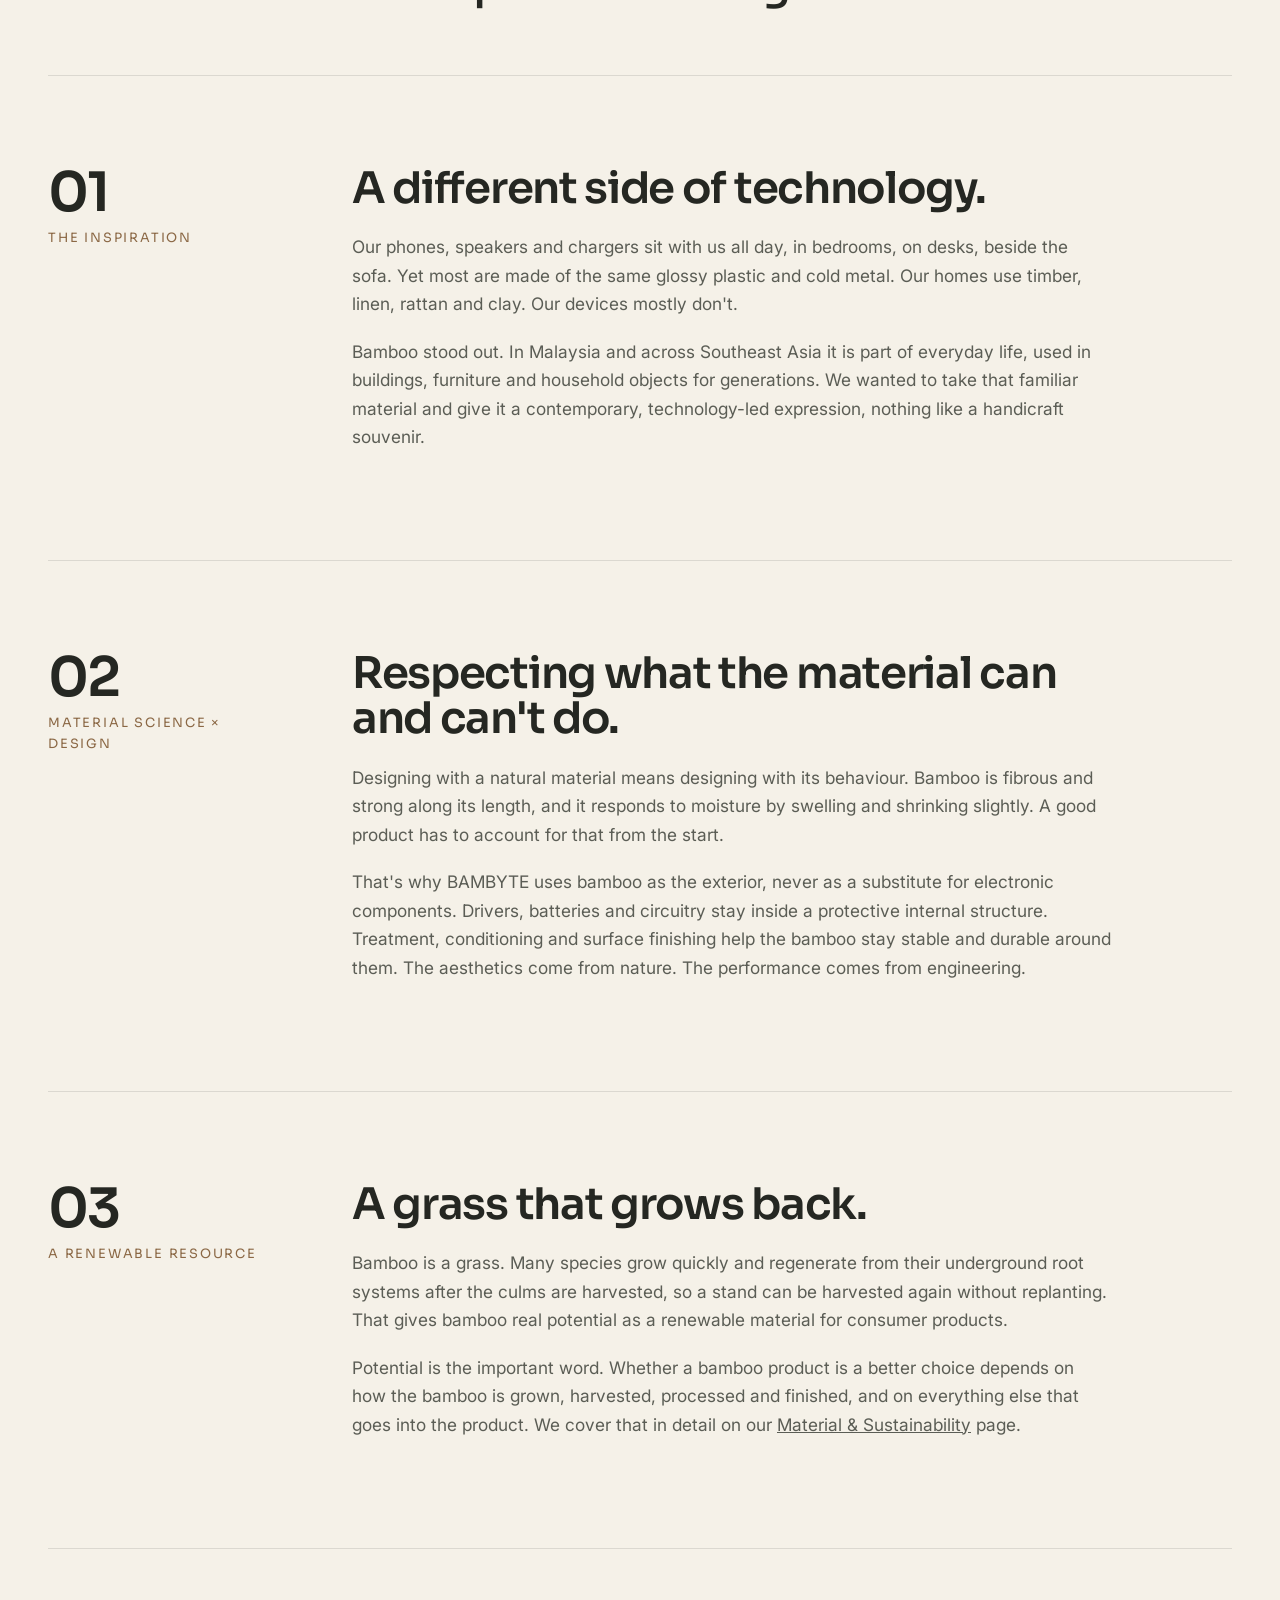
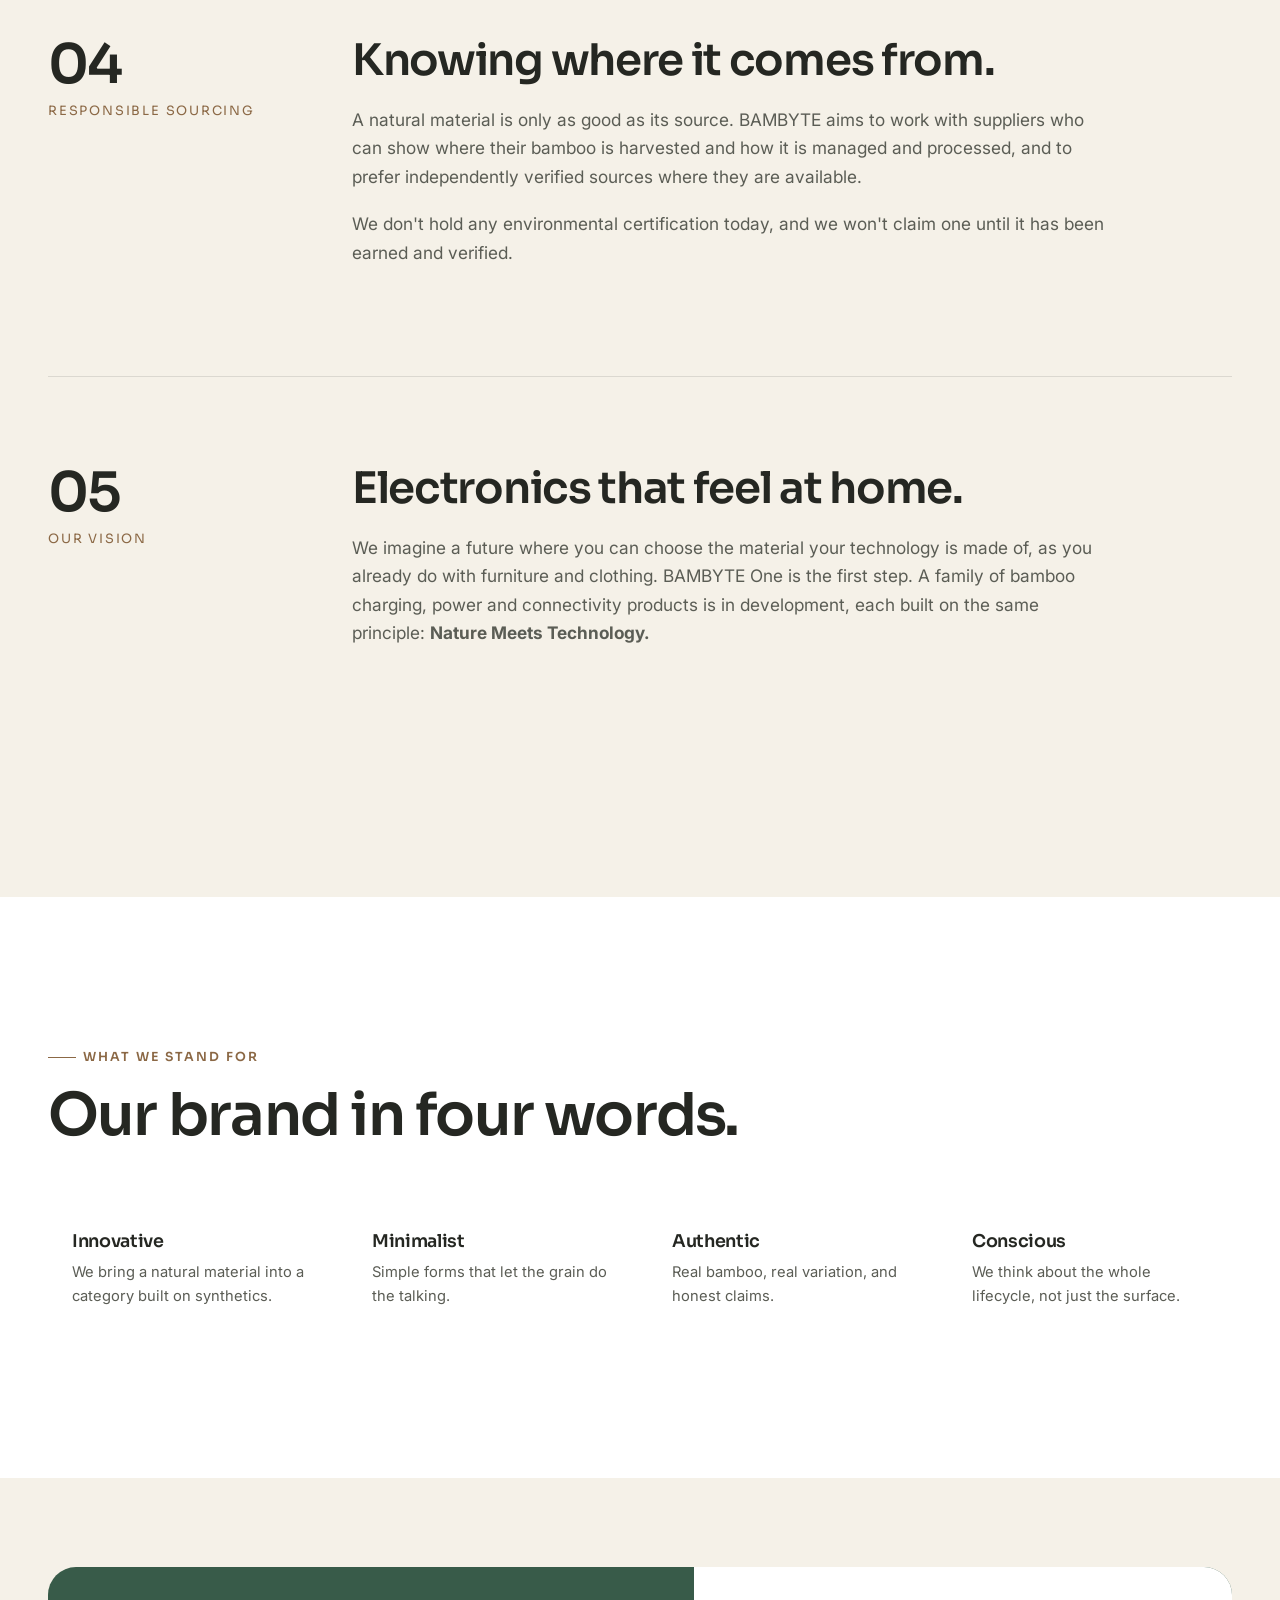
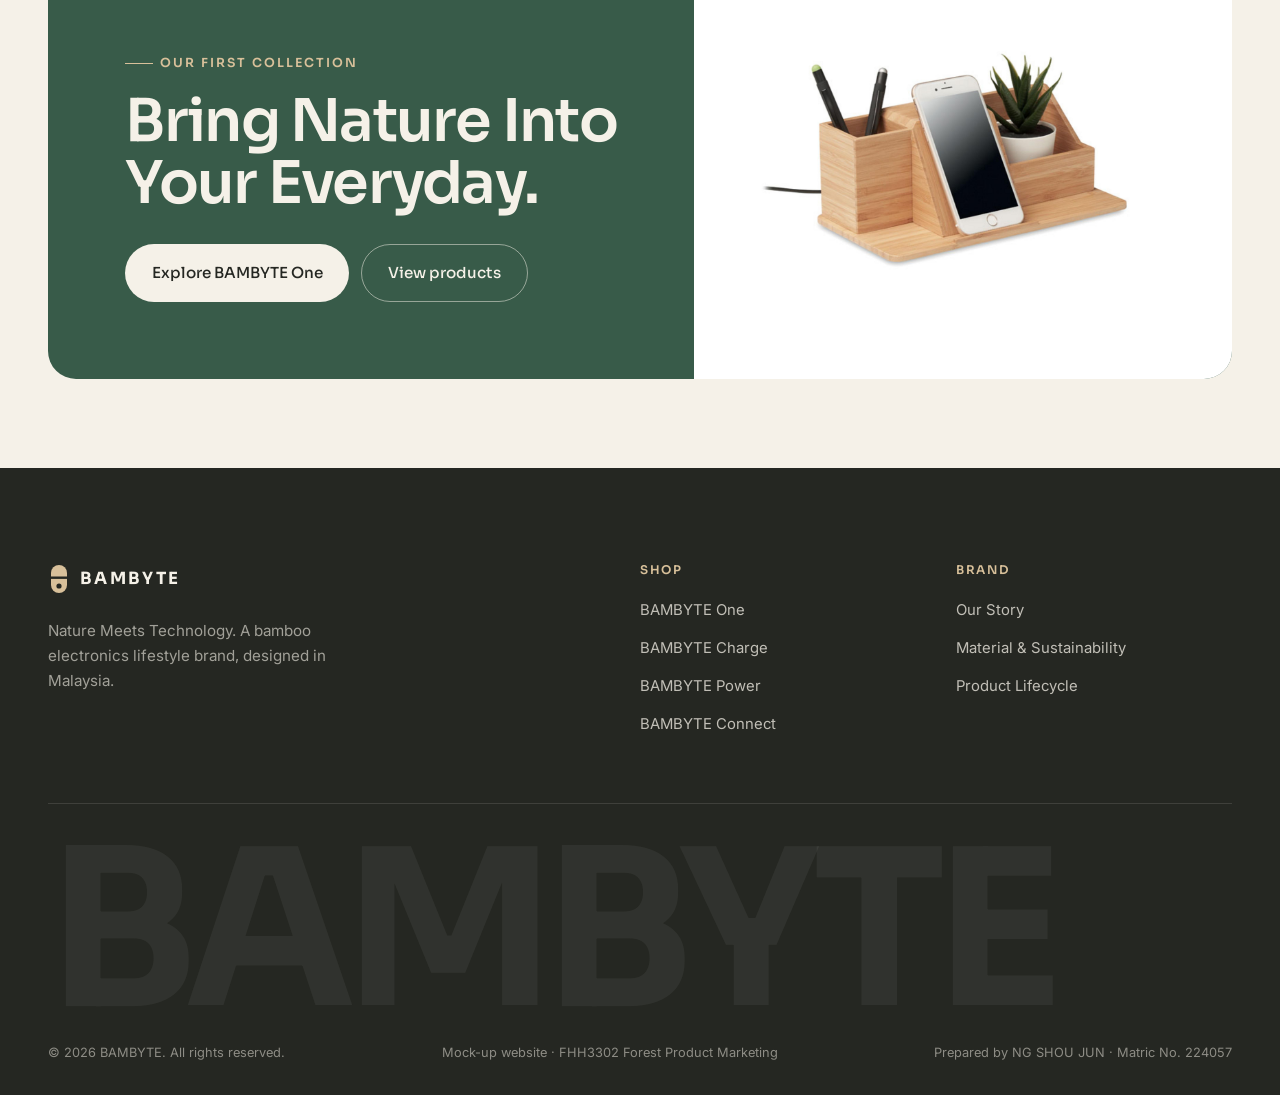
<file: story.html>
<!doctype html>
<html lang="en" class="no-js">
<head>
  <meta charset="utf-8">
  <meta name="viewport" content="width=device-width, initial-scale=1">
  <title>Our Story — Where Nature Meets Innovation | BAMBYTE</title>
  <meta name="description" content="Why BAMBYTE brings natural bamboo into modern electronics: our inspiration, material thinking, sourcing principles and vision for future electronics.">
  <meta property="og:title" content="Where Nature Meets Innovation — The BAMBYTE Story">
  <meta property="og:image" content="assets/img/charge-station.jpg">
  <meta name="theme-color" content="#F5F1E8">
  <link rel="preconnect" href="https://fonts.googleapis.com">
  <link rel="preconnect" href="https://fonts.gstatic.com" crossorigin>
  <link href="https://fonts.googleapis.com/css2?family=Inter:wght@400;500;600&family=Sora:wght@400;500;600;700&display=swap" rel="stylesheet">
  <link rel="stylesheet" href="assets/css/style.css">
</head>
<body data-page="story">
<main id="main">

  <section class="page-hero">
    <div class="wrap">
      <div class="eyebrow reveal">Our story</div>
      <h1 class="reveal" data-delay="1">Where Nature Meets Innovation.</h1>
      <p class="lead reveal" data-delay="2">BAMBYTE started with a simple question: why does almost every electronic product we own look and feel the same?</p>
    </div>
  </section>

  <section class="section--tight" style="padding-top:0">
    <div class="wrap">
      <div class="image-strip reveal">
        <figure><img src="assets/img/charge-station.jpg" alt="Bamboo desk organiser with a phone charging upright beside pens and a small plant" loading="lazy"></figure>
        <figure><div class="crop crop--grain" role="img" aria-label="Bamboo grain detail"></div></figure>
        <figure><img src="assets/img/connect-cables.jpg" alt="Bamboo cable case open to show connectors" loading="lazy" style="object-position:30% 50%"></figure>
      </div>
    </div>
  </section>

  <section class="section">
    <div class="wrap">
      <p class="statement reveal" style="max-width:28ch">BAMBYTE was conceptualised around the idea that <em>natural materials have a place</em> in modern electronic product design.</p>

      <div class="chapter mt-l">
        <div class="chapter__label"><b>01</b>The inspiration</div>
        <div class="editorial">
          <h2 class="reveal">A different side of technology.</h2>
          <p class="reveal">Our phones, speakers and chargers sit with us all day, in bedrooms, on desks, beside the sofa. Yet most are made of the same glossy plastic and cold metal. Our homes use timber, linen, rattan and clay. Our devices mostly don't.</p>
          <p class="reveal">Bamboo stood out. In Malaysia and across Southeast Asia it is part of everyday life, used in buildings, furniture and household objects for generations. We wanted to take that familiar material and give it a contemporary, technology-led expression, nothing like a handicraft souvenir.</p>
        </div>
      </div>

      <div class="chapter">
        <div class="chapter__label"><b>02</b>Material science × design</div>
        <div class="editorial">
          <h2 class="reveal">Respecting what the material can and can't do.</h2>
          <p class="reveal">Designing with a natural material means designing with its behaviour. Bamboo is fibrous and strong along its length, and it responds to moisture by swelling and shrinking slightly. A good product has to account for that from the start.</p>
          <p class="reveal">That's why BAMBYTE uses bamboo as the exterior, never as a substitute for electronic components. Drivers, batteries and circuitry stay inside a protective internal structure. Treatment, conditioning and surface finishing help the bamboo stay stable and durable around them. The aesthetics come from nature. The performance comes from engineering.</p>
        </div>
      </div>

      <div class="chapter">
        <div class="chapter__label"><b>03</b>A renewable resource</div>
        <div class="editorial">
          <h2 class="reveal">A grass that grows back.</h2>
          <p class="reveal">Bamboo is a grass. Many species grow quickly and regenerate from their underground root systems after the culms are harvested, so a stand can be harvested again without replanting. That gives bamboo real potential as a renewable material for consumer products.</p>
          <p class="reveal">Potential is the important word. Whether a bamboo product is a better choice depends on how the bamboo is grown, harvested, processed and finished, and on everything else that goes into the product. We cover that in detail on our <a href="sustainability.html">Material & Sustainability</a> page.</p>
        </div>
      </div>

      <div class="chapter">
        <div class="chapter__label"><b>04</b>Responsible sourcing</div>
        <div class="editorial">
          <h2 class="reveal">Knowing where it comes from.</h2>
          <p class="reveal">A natural material is only as good as its source. BAMBYTE aims to work with suppliers who can show where their bamboo is harvested and how it is managed and processed, and to prefer independently verified sources where they are available.</p>
          <p class="reveal">We don't hold any environmental certification today, and we won't claim one until it has been earned and verified.</p>
        </div>
      </div>

      <div class="chapter">
        <div class="chapter__label"><b>05</b>Our vision</div>
        <div class="editorial">
          <h2 class="reveal">Electronics that feel at home.</h2>
          <p class="reveal">We imagine a future where you can choose the material your technology is made of, as you already do with furniture and clothing. BAMBYTE One is the first step. A family of bamboo charging, power and connectivity products is in development, each built on the same principle: <strong>Nature Meets Technology.</strong></p>
        </div>
      </div>
    </div>
  </section>

  <section class="section section--white">
    <div class="wrap">
      <div class="head-row">
        <div>
          <div class="eyebrow reveal">What we stand for</div>
          <h2 class="reveal">Our brand in four words.</h2>
        </div>
      </div>
      <div class="values">
        <div class="value reveal"><h3>Innovative</h3><p>We bring a natural material into a category built on synthetics.</p></div>
        <div class="value reveal" data-delay="1"><h3>Minimalist</h3><p>Simple forms that let the grain do the talking.</p></div>
        <div class="value reveal" data-delay="2"><h3>Authentic</h3><p>Real bamboo, real variation, and honest claims.</p></div>
        <div class="value reveal" data-delay="3"><h3>Conscious</h3><p>We think about the whole lifecycle, not just the surface.</p></div>
      </div>
    </div>
  </section>

  <section class="section section--tight">
    <div class="wrap">
      <div class="cta-band reveal">
        <div class="cta-band__body">
          <div class="eyebrow">Our first collection</div>
          <h2>Bring Nature Into Your Everyday.</h2>
          <div class="btn-row">
            <a class="btn btn--light" href="bambyte-one.html">Explore BAMBYTE One</a>
            <a class="btn btn--ghost-light" href="products.html">View products</a>
          </div>
        </div>
        <div class="cta-band__media" style="background-image:url('assets/img/charge-station.jpg');background-color:#fff;background-size:contain;background-repeat:no-repeat" role="img" aria-label="BAMBYTE Charge desk station"></div>
      </div>
    </div>
  </section>

</main>
<script src="assets/js/i18n-ms.js"></script>
<script src="assets/js/main.js"></script>
</body>
</html>
</file>
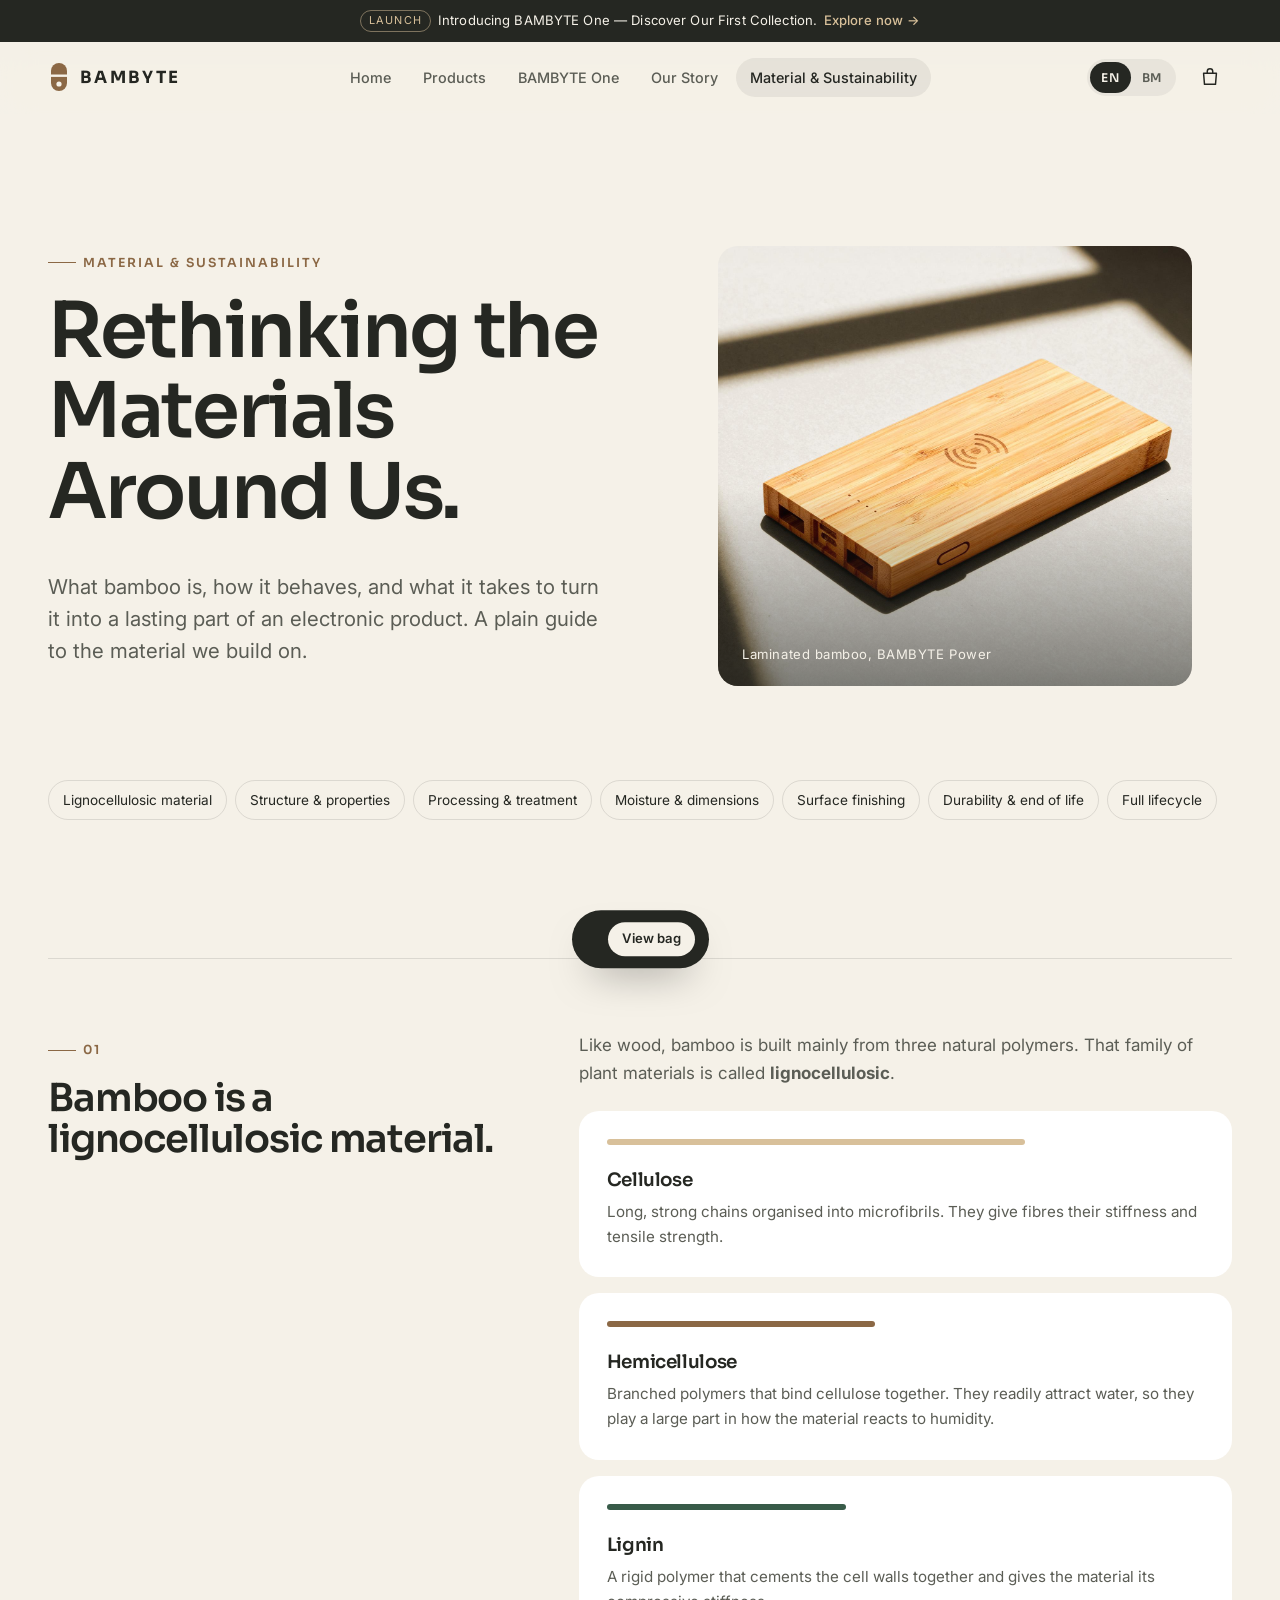
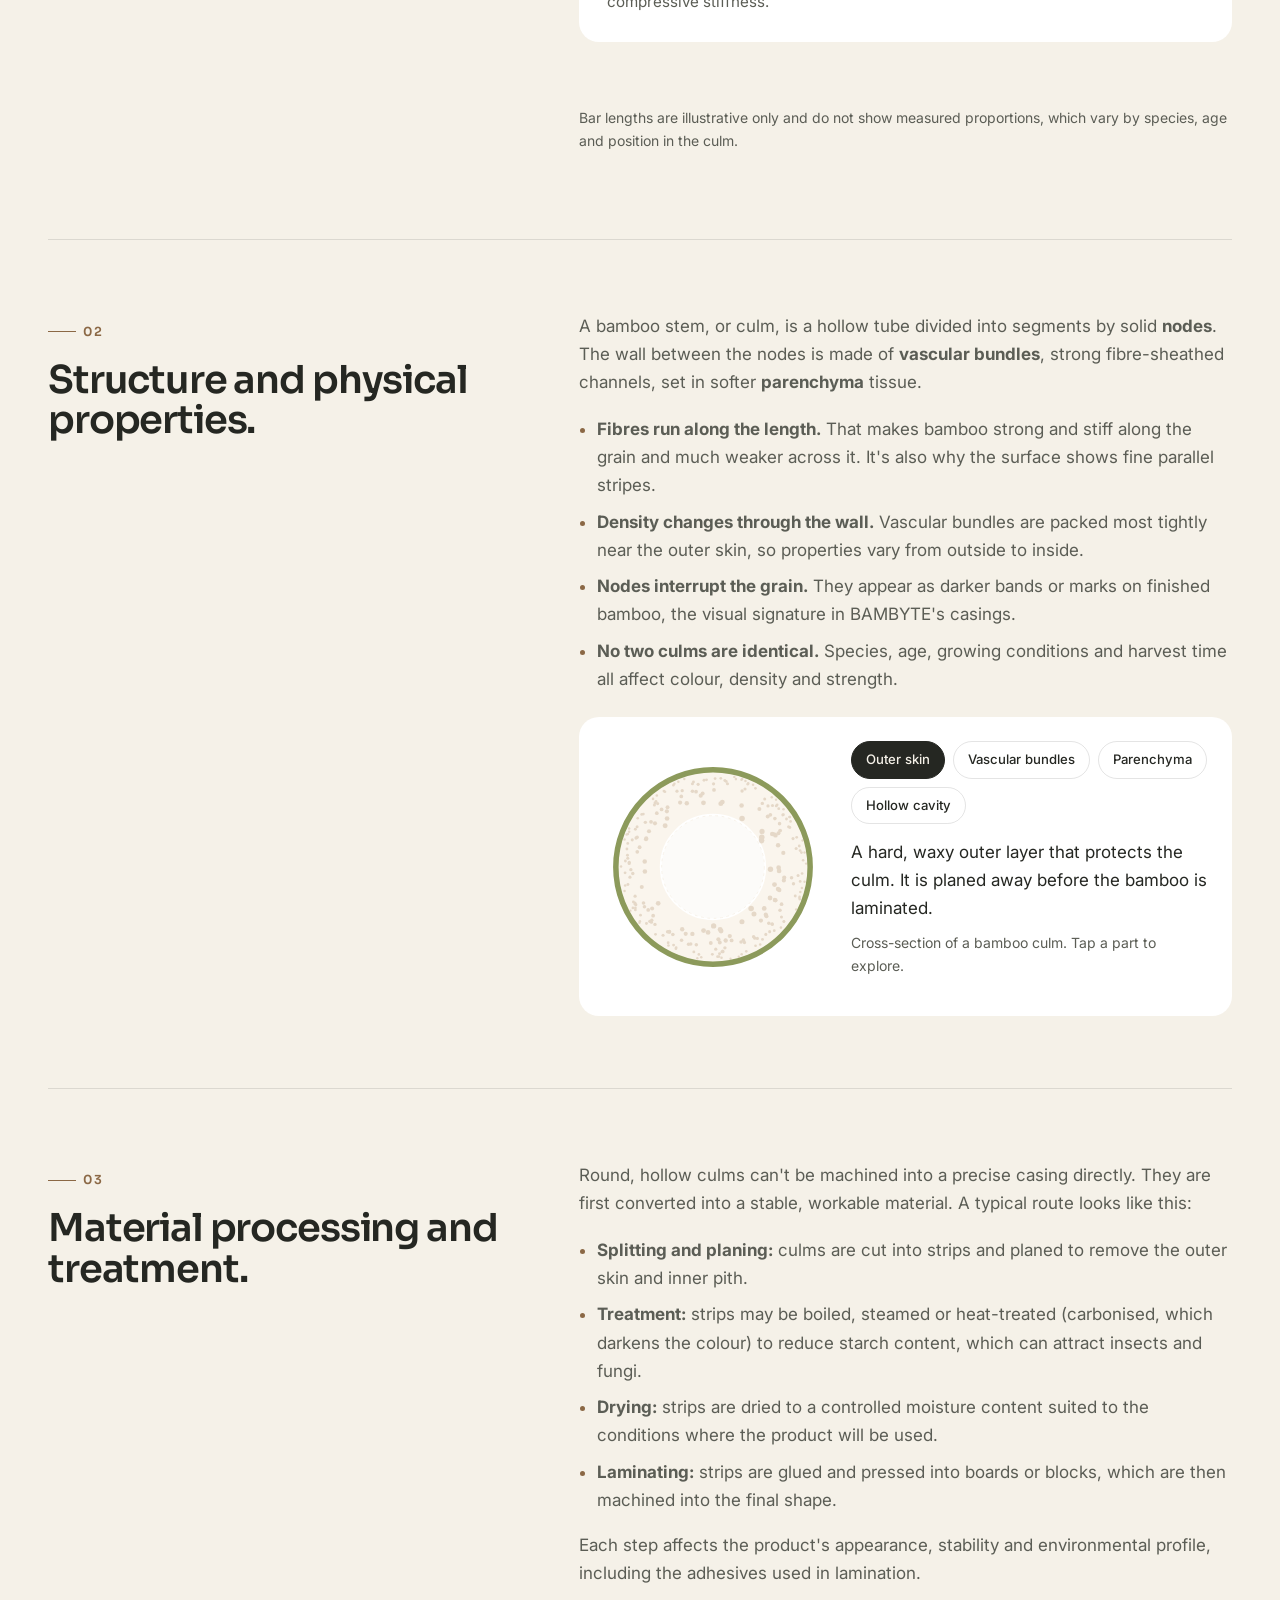
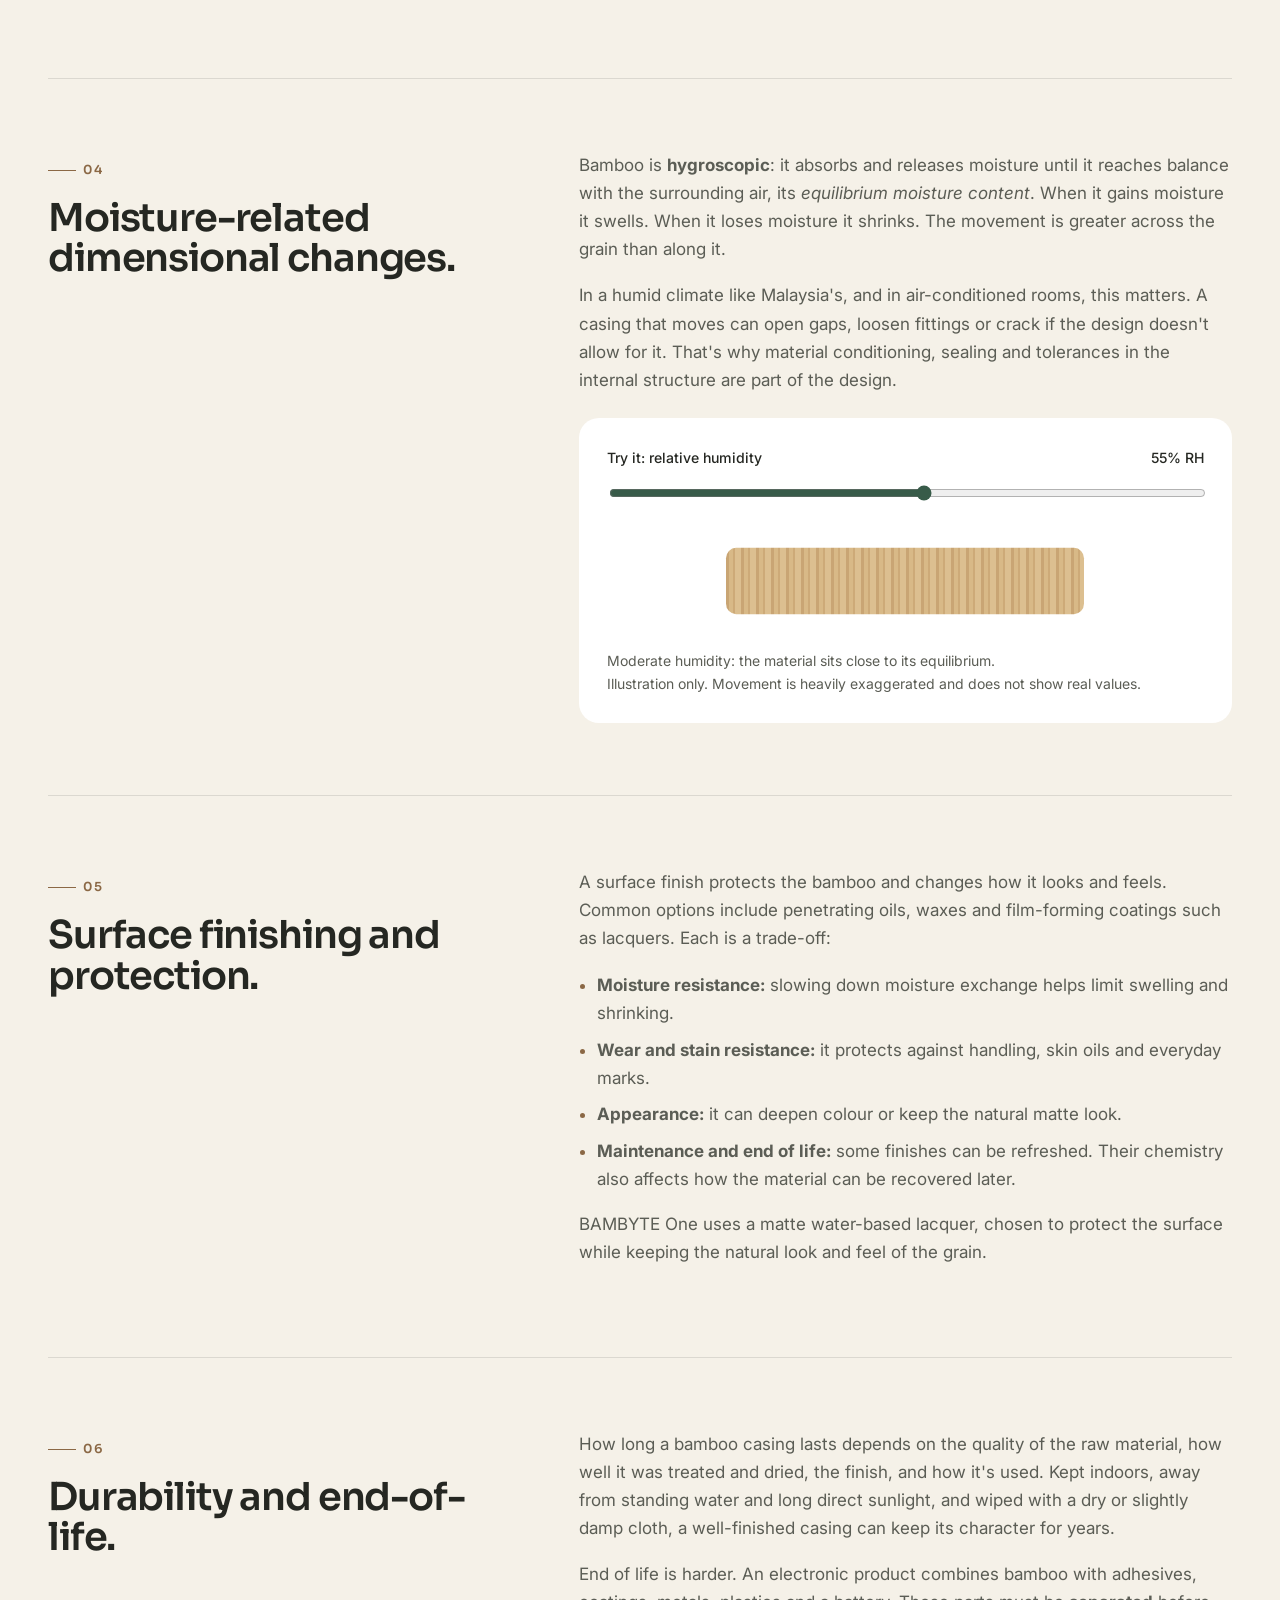
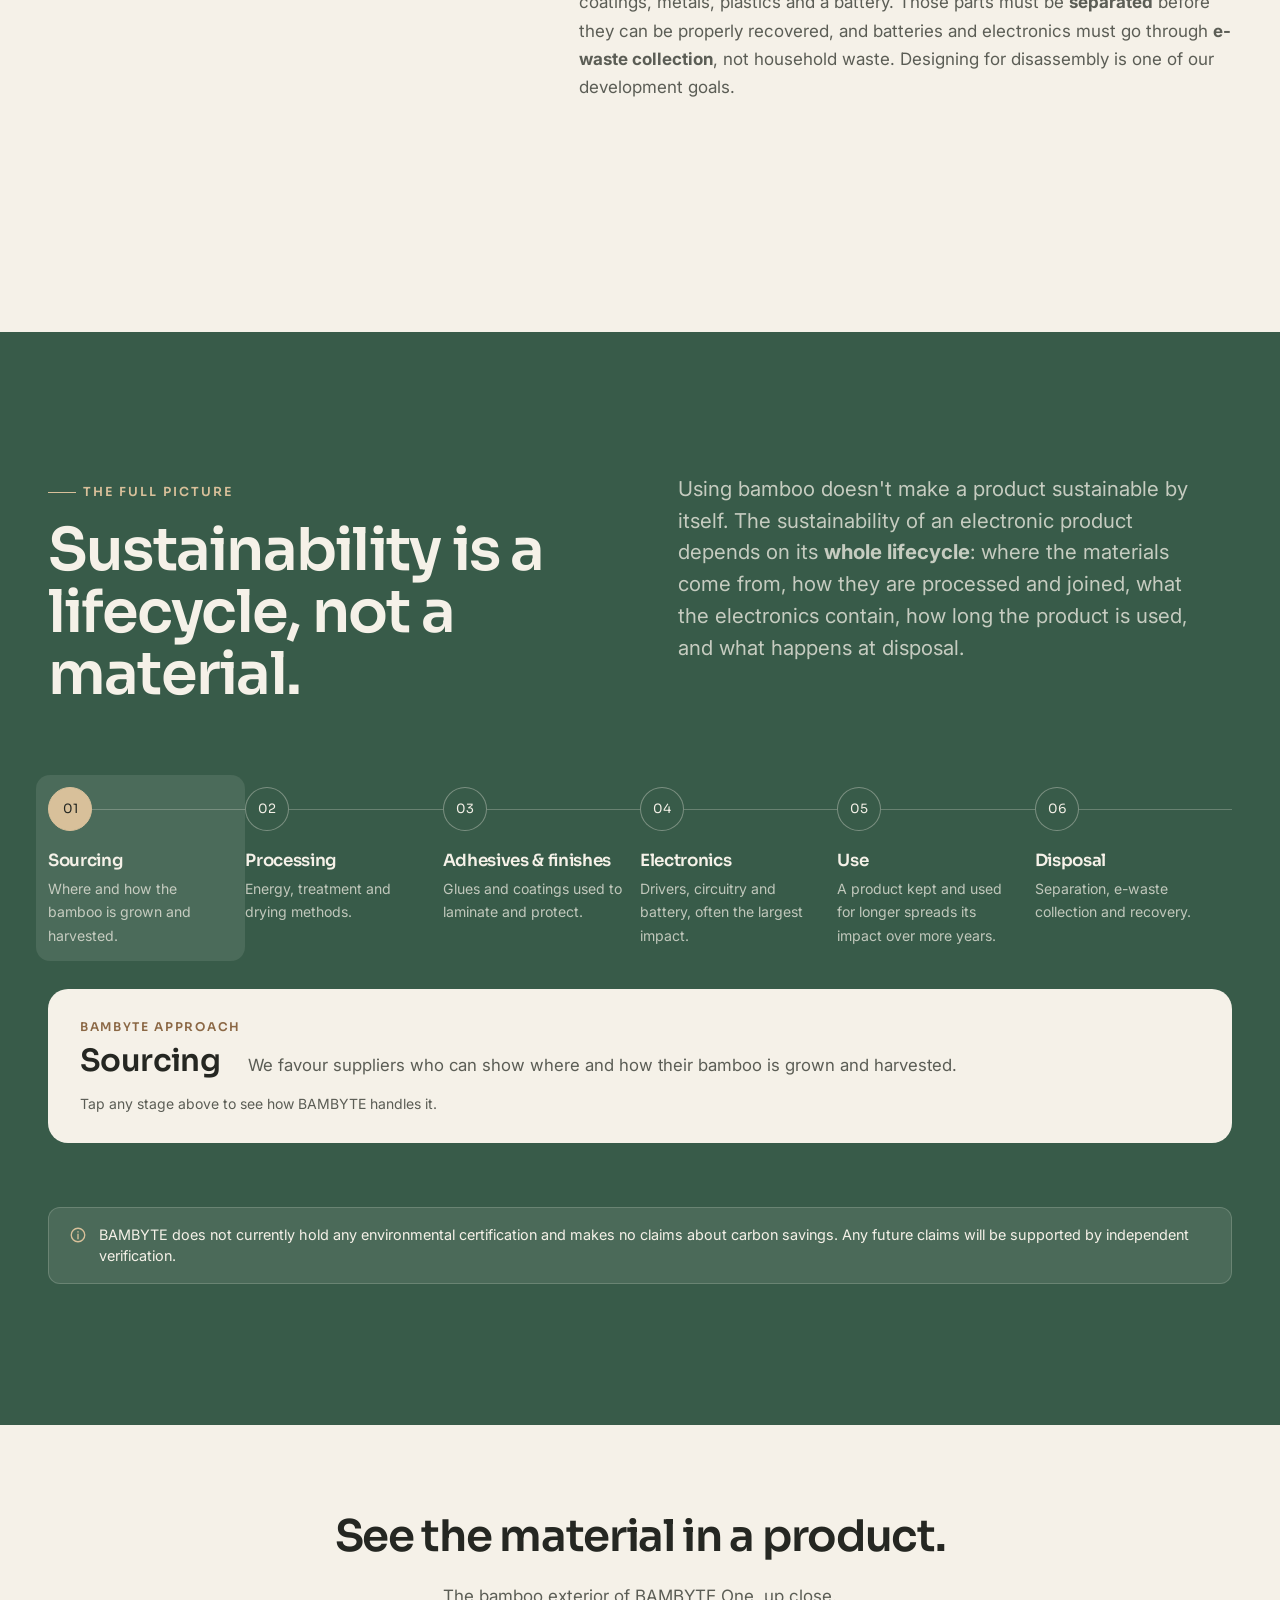
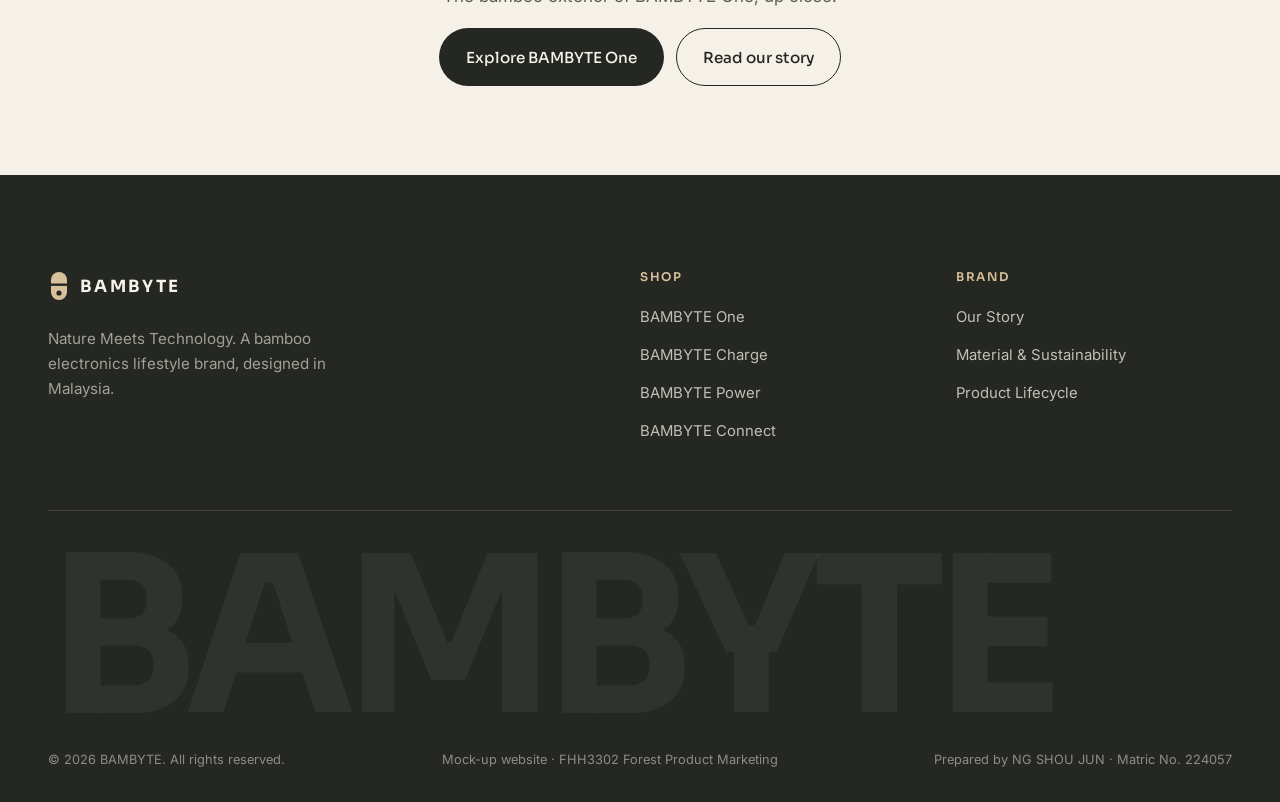
<file: sustainability.html>
<!doctype html>
<html lang="en" class="no-js">
<head>
  <meta charset="utf-8">
  <meta name="viewport" content="width=device-width, initial-scale=1">
  <title>Material & Sustainability — Rethinking the Materials Around Us | BAMBYTE</title>
  <meta name="description" content="Learn about bamboo as a lignocellulosic material: its structure, processing, moisture behaviour, surface finishing, durability and the full lifecycle of a bamboo electronic product.">
  <meta property="og:title" content="Rethinking the Materials Around Us — BAMBYTE">
  <meta property="og:image" content="assets/img/power-bank.jpg">
  <meta name="theme-color" content="#F5F1E8">
  <link rel="preconnect" href="https://fonts.googleapis.com">
  <link rel="preconnect" href="https://fonts.gstatic.com" crossorigin>
  <link href="https://fonts.googleapis.com/css2?family=Inter:wght@400;500;600&family=Sora:wght@400;500;600;700&display=swap" rel="stylesheet">
  <link rel="stylesheet" href="assets/css/style.css">
</head>
<body data-page="material">
<main id="main">

  <section class="page-hero">
    <div class="wrap split split--center">
      <div>
        <div class="eyebrow reveal">Material & Sustainability</div>
        <h1 class="reveal" data-delay="1">Rethinking the Materials Around Us.</h1>
        <p class="lead reveal" data-delay="2">What bamboo is, how it behaves, and what it takes to turn it into a lasting part of an electronic product. A plain guide to the material we build on.</p>
      </div>
      <figure class="texture-panel reveal" data-delay="2" style="min-height:440px;background-image:url('assets/img/power-bank.jpg');background-size:cover;background-position:50% 55%" role="img" aria-label="Bamboo power bank in natural light showing laminated bamboo strips"><figcaption>Laminated bamboo, BAMBYTE Power</figcaption></figure>
    </div>
  </section>

  <section class="section--tight" style="padding-top:0">
    <div class="wrap">
      <nav class="toc reveal" aria-label="On this page">
        <a href="#lignocellulosic">Lignocellulosic material</a>
        <a href="#structure">Structure & properties</a>
        <a href="#processing">Processing & treatment</a>
        <a href="#moisture">Moisture & dimensions</a>
        <a href="#finishing">Surface finishing</a>
        <a href="#durability">Durability & end of life</a>
        <a href="#lifecycle">Full lifecycle</a>
      </nav>
    </div>
  </section>

  <section class="section" style="padding-top:clamp(24px,4vw,48px)">
    <div class="wrap">

      <article class="topic" id="lignocellulosic">
        <div><div class="eyebrow reveal">01</div><h2 class="reveal">Bamboo is a lignocellulosic material.</h2></div>
        <div class="body">
          <p class="reveal">Like wood, bamboo is built mainly from three natural polymers. That family of plant materials is called <strong>lignocellulosic</strong>.</p>
          <div class="structure" style="grid-template-columns:1fr;margin-top:24px">
            <div class="cell reveal"><div class="bar" style="background:var(--beige);width:70%"></div><h3>Cellulose</h3><p>Long, strong chains organised into microfibrils. They give fibres their stiffness and tensile strength.</p></div>
            <div class="cell reveal"><div class="bar" style="background:var(--brown);width:45%"></div><h3>Hemicellulose</h3><p>Branched polymers that bind cellulose together. They readily attract water, so they play a large part in how the material reacts to humidity.</p></div>
            <div class="cell reveal"><div class="bar" style="background:var(--green);width:40%"></div><h3>Lignin</h3><p>A rigid polymer that cements the cell walls together and gives the material its compressive stiffness.</p></div>
          </div>
          <p class="small muted mt-l">Bar lengths are illustrative only and do not show measured proportions, which vary by species, age and position in the culm.</p>
        </div>
      </article>

      <article class="topic" id="structure">
        <div><div class="eyebrow reveal">02</div><h2 class="reveal">Structure and physical properties.</h2></div>
        <div class="body">
          <p class="reveal">A bamboo stem, or culm, is a hollow tube divided into segments by solid <strong>nodes</strong>. The wall between the nodes is made of <strong>vascular bundles</strong>, strong fibre-sheathed channels, set in softer <strong>parenchyma</strong> tissue.</p>
          <ul class="reveal">
            <li><strong>Fibres run along the length.</strong> That makes bamboo strong and stiff along the grain and much weaker across it. It's also why the surface shows fine parallel stripes.</li>
            <li><strong>Density changes through the wall.</strong> Vascular bundles are packed most tightly near the outer skin, so properties vary from outside to inside.</li>
            <li><strong>Nodes interrupt the grain.</strong> They appear as darker bands or marks on finished bamboo, the visual signature in BAMBYTE's casings.</li>
            <li><strong>No two culms are identical.</strong> Species, age, growing conditions and harvest time all affect colour, density and strength.</li>
          </ul>
          <div class="culm reveal">
            <svg viewBox="0 0 240 240" aria-hidden="true">
              <g data-part="parenchyma"><circle cx="120" cy="120" r="81" fill="none" stroke="#E7D3AE" stroke-width="46"/></g>
              <g data-part="bundles" id="culm-bundles" fill="#9C7448"></g>
              <g data-part="skin"><circle cx="120" cy="120" r="106" fill="none" stroke="#8C9A5B" stroke-width="6"/></g>
              <g data-part="cavity"><circle cx="120" cy="120" r="56" fill="#F5F1E8" stroke="#D8C09A" stroke-dasharray="3 4"/></g>
            </svg>
            <div>
              <div class="culm-chips" role="group" aria-label="Parts of a bamboo culm">
                <button class="chip is-active" data-part="skin">Outer skin</button>
                <button class="chip" data-part="bundles">Vascular bundles</button>
                <button class="chip" data-part="parenchyma">Parenchyma</button>
                <button class="chip" data-part="cavity">Hollow cavity</button>
              </div>
              <p class="culm-text" aria-live="polite"></p>
              <p class="small muted">Cross-section of a bamboo culm. Tap a part to explore.</p>
            </div>
          </div>
        </div>
      </article>

      <article class="topic" id="processing">
        <div><div class="eyebrow reveal">03</div><h2 class="reveal">Material processing and treatment.</h2></div>
        <div class="body">
          <p class="reveal">Round, hollow culms can't be machined into a precise casing directly. They are first converted into a stable, workable material. A typical route looks like this:</p>
          <ul class="reveal">
            <li><strong>Splitting and planing:</strong> culms are cut into strips and planed to remove the outer skin and inner pith.</li>
            <li><strong>Treatment:</strong> strips may be boiled, steamed or heat-treated (carbonised, which darkens the colour) to reduce starch content, which can attract insects and fungi.</li>
            <li><strong>Drying:</strong> strips are dried to a controlled moisture content suited to the conditions where the product will be used.</li>
            <li><strong>Laminating:</strong> strips are glued and pressed into boards or blocks, which are then machined into the final shape.</li>
          </ul>
          <p class="reveal">Each step affects the product's appearance, stability and environmental profile, including the adhesives used in lamination.</p>
        </div>
      </article>

      <article class="topic" id="moisture">
        <div><div class="eyebrow reveal">04</div><h2 class="reveal">Moisture-related dimensional changes.</h2></div>
        <div class="body">
          <p class="reveal">Bamboo is <strong>hygroscopic</strong>: it absorbs and releases moisture until it reaches balance with the surrounding air, its <em>equilibrium moisture content</em>. When it gains moisture it swells. When it loses moisture it shrinks. The movement is greater across the grain than along it.</p>
          <p class="reveal">In a humid climate like Malaysia's, and in air-conditioned rooms, this matters. A casing that moves can open gaps, loosen fittings or crack if the design doesn't allow for it. That's why material conditioning, sealing and tolerances in the internal structure are part of the design.</p>
          <div class="moisture-demo reveal">
            <label for="rh"><span>Try it: relative humidity</span><output id="rh-out">55% RH</output></label>
            <input type="range" id="rh" min="10" max="95" value="55">
            <div class="moisture-stage"><div class="moisture-block" aria-hidden="true"></div></div>
            <p class="small muted" id="rh-note"></p>
            <p class="small muted">Illustration only. Movement is heavily exaggerated and does not show real values.</p>
          </div>
        </div>
      </article>

      <article class="topic" id="finishing">
        <div><div class="eyebrow reveal">05</div><h2 class="reveal">Surface finishing and protection.</h2></div>
        <div class="body">
          <p class="reveal">A surface finish protects the bamboo and changes how it looks and feels. Common options include penetrating oils, waxes and film-forming coatings such as lacquers. Each is a trade-off:</p>
          <ul class="reveal">
            <li><strong>Moisture resistance:</strong> slowing down moisture exchange helps limit swelling and shrinking.</li>
            <li><strong>Wear and stain resistance:</strong> it protects against handling, skin oils and everyday marks.</li>
            <li><strong>Appearance:</strong> it can deepen colour or keep the natural matte look.</li>
            <li><strong>Maintenance and end of life:</strong> some finishes can be refreshed. Their chemistry also affects how the material can be recovered later.</li>
          </ul>
          <p class="reveal">BAMBYTE One uses a matte water-based lacquer, chosen to protect the surface while keeping the natural look and feel of the grain.</p>
        </div>
      </article>

      <article class="topic" id="durability">
        <div><div class="eyebrow reveal">06</div><h2 class="reveal">Durability and end-of-life.</h2></div>
        <div class="body">
          <p class="reveal">How long a bamboo casing lasts depends on the quality of the raw material, how well it was treated and dried, the finish, and how it's used. Kept indoors, away from standing water and long direct sunlight, and wiped with a dry or slightly damp cloth, a well-finished casing can keep its character for years.</p>
          <p class="reveal">End of life is harder. An electronic product combines bamboo with adhesives, coatings, metals, plastics and a battery. Those parts must be <strong>separated</strong> before they can be properly recovered, and batteries and electronics must go through <strong>e-waste collection</strong>, not household waste. Designing for disassembly is one of our development goals.</p>
        </div>
      </article>
    </div>
  </section>

  <!-- LIFECYCLE -->
  <section class="section section--green" id="lifecycle" style="scroll-margin-top:var(--header-h)">
    <div class="wrap">
      <div class="split">
        <div>
          <div class="eyebrow reveal">The full picture</div>
          <h2 class="reveal">Sustainability is a lifecycle, not a material.</h2>
        </div>
        <p class="lead reveal">Using bamboo doesn't make a product sustainable by itself. The sustainability of an electronic product depends on its <strong>whole lifecycle</strong>: where the materials come from, how they are processed and joined, what the electronics contain, how long the product is used, and what happens at disposal.</p>
      </div>
      <ol class="lifecycle" role="tablist" aria-label="Product lifecycle stages">
        <li class="reveal"><h3>Sourcing</h3><p>Where and how the bamboo is grown and harvested.</p></li>
        <li class="reveal" data-delay="1"><h3>Processing</h3><p>Energy, treatment and drying methods.</p></li>
        <li class="reveal" data-delay="1"><h3>Adhesives & finishes</h3><p>Glues and coatings used to laminate and protect.</p></li>
        <li class="reveal" data-delay="2"><h3>Electronics</h3><p>Drivers, circuitry and battery, often the largest impact.</p></li>
        <li class="reveal" data-delay="2"><h3>Use</h3><p>A product kept and used for longer spreads its impact over more years.</p></li>
        <li class="reveal" data-delay="3"><h3>Disposal</h3><p>Separation, e-waste collection and recovery.</p></li>
      </ol>
      <div class="lc-panel reveal" aria-live="polite">
        <span class="lc-kicker">BAMBYTE approach</span>
        <h3 class="lc-title">Sourcing</h3>
        <p class="lc-text"></p>
        <span class="small lc-hint">Tap any stage above to see how BAMBYTE handles it.</span>
      </div>
      <div class="notice mt-l reveal"><svg viewBox="0 0 24 24" fill="none" stroke="currentColor" stroke-width="1.8" stroke-linecap="round"><circle cx="12" cy="12" r="9"/><path d="M12 11v6M12 7.5v.5"/></svg><span>BAMBYTE does not currently hold any environmental certification and makes no claims about carbon savings. Any future claims will be supported by independent verification.</span></div>
    </div>
  </section>

  <section class="section section--tight">
    <div class="wrap center">
      <h2 class="reveal" style="font-size:clamp(1.8rem,3.4vw,2.8rem)">See the material in a product.</h2>
      <p class="muted reveal">The bamboo exterior of BAMBYTE One, up close.</p>
      <div class="btn-row reveal" style="justify-content:center">
        <a class="btn btn--primary" href="bambyte-one.html#material">Explore BAMBYTE One</a>
        <a class="btn btn--ghost" href="story.html">Read our story</a>
      </div>
    </div>
  </section>

</main>
<script src="assets/js/i18n-ms.js"></script>
<script src="assets/js/main.js"></script>
</body>
</html>
</file>
<file: assets/css/style.css>
/* =========================================================
   BAMBYTE — Nature Meets Technology
   Global stylesheet
   ========================================================= */

:root {
  --ivory: #F5F1E8;
  --ivory-deep: #EDE6D8;
  --beige: #D8C09A;
  --brown: #8B6845;
  --green: #385B49;
  --charcoal: #252722;
  --white: #FFFFFF;

  --ink: var(--charcoal);
  --ink-soft: #5B5D55;
  --line: rgba(37, 39, 34, .12);

  --font-head: "Sora", "Segoe UI", system-ui, sans-serif;
  --font-body: "Inter", "Segoe UI", system-ui, sans-serif;

  --wrap: 1280px;
  --gutter: clamp(16px, 4vw, 48px);
  --radius: 20px;
  --radius-sm: 12px;
  --ease: cubic-bezier(.2, .7, .2, 1);
  --header-h: 72px;
}

*, *::before, *::after { box-sizing: border-box; }
html { scroll-behavior: smooth; -webkit-text-size-adjust: 100%; }
@media (prefers-reduced-motion: reduce) {
  html { scroll-behavior: auto; }
  *, *::before, *::after { animation: none !important; transition: none !important; }
}

body {
  margin: 0;
  font-family: var(--font-body);
  font-size: 17px;
  line-height: 1.65;
  color: var(--ink);
  background: var(--ivory);
  -webkit-font-smoothing: antialiased;
  overflow-x: hidden;
}

img { max-width: 100%; display: block; }
a { color: inherit; }
button { font: inherit; color: inherit; cursor: pointer; }
:focus-visible { outline: 2px solid var(--green); outline-offset: 3px; border-radius: 4px; }

h1, h2, h3, h4 {
  font-family: var(--font-head);
  font-weight: 600;
  letter-spacing: -0.03em;
  line-height: 1.05;
  margin: 0 0 .5em;
}
h1 { font-size: clamp(2.6rem, 7vw, 6.2rem); }
h2 { font-size: clamp(2rem, 4.6vw, 3.8rem); }
h3 { font-size: clamp(1.25rem, 2vw, 1.6rem); letter-spacing: -0.02em; line-height: 1.2; }
p { margin: 0 0 1.1em; }

.wrap { width: 100%; max-width: var(--wrap); margin: 0 auto; padding: 0 var(--gutter); }
.section { padding: clamp(72px, 11vw, 160px) 0; }
.section--tight { padding: clamp(48px, 7vw, 96px) 0; }
.section--white { background: var(--white); }
.section--sand { background: var(--ivory-deep); }
.section--dark { background: var(--charcoal); color: var(--ivory); }
.section--green { background: var(--green); color: var(--ivory); }

.eyebrow {
  display: inline-flex; align-items: center; gap: .6em;
  font-family: var(--font-head);
  font-size: .78rem; font-weight: 600;
  letter-spacing: .16em; text-transform: uppercase;
  color: var(--brown);
  margin-bottom: 1.4em;
}
.eyebrow::before { content: ""; width: 28px; height: 1px; background: currentColor; }
.section--dark .eyebrow, .section--green .eyebrow { color: var(--beige); }

.lead { font-size: clamp(1.1rem, 1.6vw, 1.35rem); line-height: 1.55; color: var(--ink-soft); max-width: 40ch; }
.section--dark .lead, .section--green .lead { color: rgba(245, 241, 232, .75); }
.muted { color: var(--ink-soft); }
.small { font-size: .875rem; }

/* ---------- Buttons ---------- */
.btn {
  display: inline-flex; align-items: center; justify-content: center; gap: .6em;
  padding: 1em 1.7em;
  border-radius: 999px;
  border: 1px solid transparent;
  font-family: var(--font-head);
  font-size: .95rem; font-weight: 500;
  text-decoration: none;
  transition: background .35s var(--ease), color .35s var(--ease), border-color .35s var(--ease), transform .35s var(--ease);
  white-space: nowrap;
}
.btn svg { width: 16px; height: 16px; transition: transform .35s var(--ease); }
.btn:hover svg { transform: translateX(3px); }
.btn--primary { background: var(--charcoal); color: var(--ivory); }
.btn--primary:hover { background: var(--green); }
.btn--ghost { border-color: var(--charcoal); color: var(--charcoal); background: transparent; }
.btn--ghost:hover { background: var(--charcoal); color: var(--ivory); }
.btn--light { background: var(--ivory); color: var(--charcoal); }
.btn--light:hover { background: var(--beige); }
.btn--ghost-light { border-color: rgba(245,241,232,.5); color: var(--ivory); }
.btn--ghost-light:hover { background: var(--ivory); color: var(--charcoal); }
.btn--block { width: 100%; }
.btn-row { display: flex; flex-wrap: wrap; gap: 12px; }

.link-arrow {
  display: inline-flex; align-items: center; gap: .5em;
  font-family: var(--font-head); font-weight: 500; font-size: .95rem;
  text-decoration: none; border-bottom: 1px solid currentColor; padding-bottom: 2px;
}

/* ---------- Launch bar ---------- */
.launch-bar {
  background: var(--charcoal); color: var(--ivory);
  font-size: .82rem; text-align: center;
  padding: 10px var(--gutter);
  letter-spacing: .01em;
}
.launch-bar a { color: var(--beige); text-decoration: none; font-weight: 500; margin-left: .5em; white-space: nowrap; }
.launch-bar a:hover { text-decoration: underline; }
.launch-bar .tag {
  display: inline-block; font-size: .68rem; letter-spacing: .12em; text-transform: uppercase;
  border: 1px solid rgba(216,192,154,.5); color: var(--beige);
  border-radius: 999px; padding: 1px 8px; margin-right: .6em; vertical-align: 1px;
}

/* ---------- Header ---------- */
.site-header {
  position: sticky; top: 0; z-index: 50;
  height: var(--header-h);
  background: rgba(245, 241, 232, .82);
  backdrop-filter: saturate(160%) blur(16px);
  -webkit-backdrop-filter: saturate(160%) blur(16px);
  border-bottom: 1px solid transparent;
  transition: border-color .3s, background .3s;
}
.site-header.is-scrolled { border-bottom-color: var(--line); }
.site-header .wrap { height: 100%; display: flex; align-items: center; justify-content: space-between; gap: 24px; }

.logo { display: inline-flex; align-items: center; gap: 10px; text-decoration: none; font-family: var(--font-head); font-weight: 700; letter-spacing: .14em; font-size: 1.05rem; }
.logo svg { width: 22px; height: 30px; flex: none; }

.nav { display: flex; align-items: center; gap: 4px; }
.nav a {
  text-decoration: none; font-size: .9rem; font-weight: 500;
  padding: 8px 14px; border-radius: 999px; color: var(--ink-soft);
  transition: color .25s, background .25s;
}
.nav a:hover { color: var(--ink); background: rgba(37,39,34,.05); }
.nav a[aria-current="page"] { color: var(--ink); background: rgba(37,39,34,.07); }

.header-actions { display: flex; align-items: center; gap: 8px; }
.icon-btn {
  position: relative; width: 44px; height: 44px; border-radius: 50%;
  display: inline-grid; place-items: center;
  background: transparent; border: 0; transition: background .25s;
}
.icon-btn:hover { background: rgba(37,39,34,.07); }
.icon-btn svg { width: 22px; height: 22px; }
.cart-count {
  position: absolute; top: 4px; right: 2px;
  min-width: 18px; height: 18px; padding: 0 5px;
  border-radius: 999px; background: var(--green); color: var(--white);
  font-size: .68rem; font-weight: 600; line-height: 18px; text-align: center;
  transform: scale(0); transition: transform .3s var(--ease);
}
.cart-count.has-items { transform: scale(1); }
.cart-count.bump { animation: bump .45s var(--ease); }
@keyframes bump { 40% { transform: scale(1.35); } }

.menu-toggle { display: none; }

@media (max-width: 920px) {
  .menu-toggle { display: inline-grid; }
  .nav {
    position: fixed; inset: var(--header-h) 0 0 0;
    flex-direction: column; align-items: stretch; gap: 0;
    padding: 24px var(--gutter) 40px;
    background: var(--ivory);
    opacity: 0; visibility: hidden; transform: translateY(-8px);
    transition: opacity .3s var(--ease), transform .3s var(--ease), visibility .3s;
    overflow-y: auto;
  }
  .nav a {
    font-family: var(--font-head); font-size: 1.7rem; font-weight: 500; letter-spacing: -0.02em;
    padding: 14px 0; border-radius: 0; border-bottom: 1px solid var(--line); color: var(--ink);
  }
  .nav a[aria-current="page"] { background: none; color: var(--green); }
  body.menu-open .nav { opacity: 1; visibility: visible; transform: none; }
  body.menu-open { overflow: hidden; }
}

/* ---------- Hero (home) ---------- */
.hero {
  position: relative;
  min-height: calc(100svh - var(--header-h) - 40px);
  display: grid; align-items: center;
  padding: clamp(40px, 6vw, 80px) 0 clamp(56px, 8vw, 100px);
  overflow: hidden;
}
.hero .wrap { display: grid; grid-template-columns: 1.05fr 1fr; gap: clamp(24px, 4vw, 64px); align-items: center; }
.hero h1 { margin-bottom: .35em; }
.hero h1 .accent { color: var(--brown); }
.hero .lead { margin-bottom: 2.2em; }
.hero-visual { position: relative; aspect-ratio: 1 / 1; }
.hero-visual::before {
  content: ""; position: absolute; inset: 8% 6%;
  border-radius: 50%;
  background: radial-gradient(closest-side, rgba(216,192,154,.55), rgba(216,192,154,0));
  filter: blur(10px);
}
.hero-visual img {
  position: relative; width: 100%; height: 100%; object-fit: contain;
  mix-blend-mode: multiply;
  will-change: transform;
}
.hero-meta {
  display: flex; gap: clamp(20px, 4vw, 48px); flex-wrap: wrap;
  margin-top: clamp(40px, 6vw, 72px); padding-top: 24px; border-top: 1px solid var(--line);
  font-size: .85rem; color: var(--ink-soft);
}
.hero-meta strong { display: block; font-family: var(--font-head); font-weight: 600; color: var(--ink); font-size: .95rem; }
.hero-callout {
  position: absolute; z-index: 2;
  background: rgba(255,255,255,.75); backdrop-filter: blur(10px); -webkit-backdrop-filter: blur(10px);
  border: 1px solid rgba(255,255,255,.9);
  padding: 10px 14px; border-radius: 14px; font-size: .8rem; line-height: 1.35;
  box-shadow: 0 10px 30px -12px rgba(37,39,34,.25);
}
.hero-callout b { display: block; font-family: var(--font-head); font-weight: 600; font-size: .85rem; }
.hero-callout--a { top: 18%; right: 2%; }
.hero-callout--b { bottom: 16%; left: 0; }

@media (max-width: 860px) {
  .hero { min-height: auto; }
  .hero .wrap { grid-template-columns: 1fr; }
  .hero-visual { max-width: 520px; width: 100%; margin: 0 auto; order: -1; }
  .hero-callout--a { right: 0; }
}

/* ---------- Statement / intro ---------- */
.statement {
  font-family: var(--font-head);
  font-size: clamp(1.6rem, 3.6vw, 3rem);
  font-weight: 500; letter-spacing: -0.025em; line-height: 1.2;
  max-width: 24ch;
}
.statement em { font-style: normal; color: var(--brown); }
.split { display: grid; grid-template-columns: 1fr 1fr; gap: clamp(32px, 6vw, 96px); align-items: start; }
.split--center { align-items: center; }
@media (max-width: 860px) { .split { grid-template-columns: 1fr; } }

.pillars { display: grid; grid-template-columns: repeat(3, 1fr); gap: 1px; background: var(--line); border-top: 1px solid var(--line); border-bottom: 1px solid var(--line); margin-top: clamp(48px, 7vw, 96px); }
.pillar { background: var(--ivory); padding: 32px 28px 36px 0; }
.pillar + .pillar { padding-left: 28px; }
.pillar .num { font-family: var(--font-head); font-size: .8rem; color: var(--brown); letter-spacing: .1em; }
.pillar h3 { margin: 14px 0 10px; }
.pillar p { color: var(--ink-soft); margin: 0; font-size: .95rem; }
.section--white .pillar { background: var(--white); }
@media (max-width: 760px) {
  .pillars { grid-template-columns: 1fr; }
  .pillar, .pillar + .pillar { padding: 28px 0; }
}

/* ---------- Featured product (home) ---------- */
.feature-card {
  display: grid; grid-template-columns: 1.1fr 1fr;
  background: var(--white); border-radius: calc(var(--radius) + 8px); overflow: hidden;
}
.feature-card__media { background: var(--ivory-deep); position: relative; min-height: 420px; }
.feature-card__media img { position: absolute; inset: 0; width: 100%; height: 100%; object-fit: cover; mix-blend-mode: multiply; transition: transform 1.2s var(--ease); }
.feature-card:hover .feature-card__media img { transform: scale(1.04); }
.feature-card__body { padding: clamp(32px, 5vw, 72px); display: flex; flex-direction: column; justify-content: center; }
.feature-card__body h2 { font-size: clamp(2rem, 4vw, 3.2rem); }
.check-list { list-style: none; padding: 0; margin: 8px 0 32px; }
.check-list li { display: flex; gap: 12px; padding: 12px 0; border-bottom: 1px solid var(--line); font-size: .98rem; }
.check-list li::before {
  content: ""; flex: none; width: 18px; height: 18px; margin-top: 4px; border-radius: 50%;
  background: var(--green) url("data:image/svg+xml,%3Csvg xmlns='http://www.w3.org/2000/svg' viewBox='0 0 24 24' fill='none' stroke='white' stroke-width='3' stroke-linecap='round' stroke-linejoin='round'%3E%3Cpath d='M5 12.5l4.5 4.5L19 7.5'/%3E%3C/svg%3E") center / 11px no-repeat;
}
@media (max-width: 860px) {
  .feature-card { grid-template-columns: 1fr; }
  .feature-card__media { min-height: 0; aspect-ratio: 1 / .92; }
}

/* ---------- Why bamboo ---------- */
.texture-panel {
  position: relative; border-radius: var(--radius); overflow: hidden; min-height: 520px;
  background-image: url("../img/one-speaker.jpg");
  background-size: 520%; background-position: 46% 72%;
}
.texture-panel::after { content: ""; position: absolute; inset: 0; background: linear-gradient(180deg, rgba(37,39,34,0) 55%, rgba(37,39,34,.55)); }
.texture-panel figcaption { position: absolute; z-index: 1; left: 24px; bottom: 20px; color: var(--ivory); font-size: .82rem; letter-spacing: .04em; }
.facts { display: grid; gap: 0; margin-top: 8px; }
.fact { display: grid; grid-template-columns: 56px 1fr; gap: 16px; padding: 24px 0; border-top: 1px solid var(--line); }
.fact:last-child { border-bottom: 1px solid var(--line); }
.fact .ico { width: 44px; height: 44px; border-radius: 50%; display: grid; place-items: center; background: var(--ivory-deep); color: var(--brown); }
.fact .ico svg { width: 22px; height: 22px; }
.fact h3 { font-size: 1.1rem; margin-bottom: 6px; }
.fact p { margin: 0; color: var(--ink-soft); font-size: .95rem; }
@media (max-width: 860px) { .texture-panel { min-height: 360px; } }

/* ---------- Philosophy quote ---------- */
.quote-block { text-align: center; max-width: 1000px; margin: 0 auto; }
.quote-block blockquote {
  margin: 0; font-family: var(--font-head); font-weight: 500;
  font-size: clamp(1.9rem, 4.6vw, 4rem); line-height: 1.12; letter-spacing: -0.035em;
}
.quote-block blockquote span { color: var(--beige); }
.quote-block cite { display: block; margin-top: 2em; font-style: normal; font-size: .85rem; letter-spacing: .14em; text-transform: uppercase; color: rgba(245,241,232,.6); }

/* ---------- CTA band ---------- */
.cta-band {
  position: relative; overflow: hidden;
  border-radius: calc(var(--radius) + 8px);
  background: var(--green); color: var(--ivory);
  display: grid; grid-template-columns: 1.2fr 1fr; align-items: center;
}
.cta-band__body { padding: clamp(40px, 6vw, 88px); }
.cta-band__body h2 { font-size: clamp(2.1rem, 4.6vw, 4rem); }
.cta-band__media { align-self: stretch; position: relative; min-height: 360px; background: url("../img/power-bank.jpg") center / cover; }
@media (max-width: 860px) { .cta-band { grid-template-columns: 1fr; } .cta-band__media { min-height: 280px; } }

/* ---------- Page hero (inner pages) ---------- */
.page-hero { padding: clamp(56px, 9vw, 128px) 0 clamp(40px, 6vw, 80px); }
.page-hero h1 { font-size: clamp(2.6rem, 6.4vw, 5.6rem); max-width: 14ch; }
.page-hero .lead { max-width: 52ch; }
.page-hero--center { text-align: center; }
.page-hero--center h1, .page-hero--center .lead { margin-left: auto; margin-right: auto; }

/* ---------- Product catalogue ---------- */
.catalogue { display: grid; grid-template-columns: repeat(3, 1fr); gap: 20px; }
.product-card {
  position: relative; display: flex; flex-direction: column;
  background: var(--white); border-radius: var(--radius); overflow: hidden;
  text-decoration: none;
  transition: transform .5s var(--ease), box-shadow .5s var(--ease);
}
.product-card:hover { transform: translateY(-6px); box-shadow: 0 30px 60px -30px rgba(37,39,34,.35); }
.product-card__media { position: relative; aspect-ratio: 1 / 1; background: var(--ivory); overflow: hidden; }
.product-card__media img { width: 100%; height: 100%; object-fit: cover; mix-blend-mode: multiply; transition: transform .9s var(--ease); }
.product-card:hover .product-card__media img { transform: scale(1.06); }
.product-card__body { padding: 24px 24px 28px; display: flex; flex-direction: column; flex: 1; }
.product-card__type { font-size: .78rem; letter-spacing: .1em; text-transform: uppercase; color: var(--brown); font-weight: 600; margin-bottom: 8px; }
.product-card h3 { margin-bottom: 8px; }
.product-card p { color: var(--ink-soft); font-size: .95rem; margin-bottom: 18px; }
.product-card__usp { display: flex; gap: 10px; align-items: flex-start; font-size: .88rem; padding: 12px 14px; background: var(--ivory); border-radius: var(--radius-sm); margin-bottom: 20px; }
.product-card__usp svg { flex: none; width: 16px; height: 16px; margin-top: 3px; color: var(--green); }
.product-card__foot { margin-top: auto; display: flex; align-items: center; justify-content: space-between; gap: 12px; }
.badge {
  display: inline-flex; align-items: center; gap: 6px;
  font-size: .72rem; font-weight: 600; letter-spacing: .08em; text-transform: uppercase;
  padding: 6px 10px; border-radius: 999px; background: var(--white); color: var(--ink);
}
.badge--green { background: var(--green); color: var(--ivory); }
.badge--outline { background: transparent; border: 1px solid var(--line); color: var(--ink-soft); }
.product-card .badge { position: absolute; top: 16px; left: 16px; z-index: 2; }

/* flagship card spans two columns */
.product-card--flagship { grid-column: span 3; display: grid; grid-template-columns: 1.15fr 1fr; background: var(--charcoal); color: var(--ivory); }
.product-card--flagship .product-card__media { aspect-ratio: auto; min-height: 520px; background: var(--ivory-deep); }
.product-card--flagship .product-card__media img { position: absolute; inset: 0; }
.product-card--flagship .product-card__body { padding: clamp(32px, 5vw, 64px); justify-content: center; }
.product-card--flagship h3 { font-size: clamp(2rem, 4vw, 3.4rem); letter-spacing: -0.035em; line-height: 1.05; }
.product-card--flagship p { color: rgba(245,241,232,.72); font-size: 1.05rem; max-width: 42ch; }
.product-card--flagship .product-card__type { color: var(--beige); }
.product-card--flagship .product-card__usp { background: rgba(245,241,232,.08); color: var(--ivory); }
.product-card--flagship .product-card__usp svg { color: var(--beige); }
.product-card--flagship .product-card__foot { justify-content: flex-start; flex-wrap: wrap; }

@media (max-width: 1000px) {
  .catalogue { grid-template-columns: repeat(2, 1fr); }
  .product-card--flagship { grid-column: span 2; }
}
@media (max-width: 700px) {
  .catalogue { grid-template-columns: 1fr; }
  .product-card--flagship { grid-column: auto; grid-template-columns: 1fr; }
  .product-card--flagship .product-card__media { min-height: 0; aspect-ratio: 1 / .92; }
}

.notice {
  display: flex; gap: 12px; align-items: flex-start;
  padding: 16px 20px; border-radius: var(--radius-sm);
  background: rgba(139,104,69,.08); color: var(--ink);
  font-size: .9rem; line-height: 1.5;
}
.notice svg { flex: none; width: 18px; height: 18px; margin-top: 2px; color: var(--brown); }
.section--dark .notice { background: rgba(245,241,232,.08); color: var(--ivory); }

.filter-bar { display: flex; gap: 8px; flex-wrap: wrap; margin-bottom: 28px; }
.chip {
  border: 1px solid var(--line); background: transparent;
  padding: 9px 18px; border-radius: 999px; font-size: .88rem; font-weight: 500;
  transition: all .25s var(--ease);
}
.chip:hover { border-color: var(--ink); }
.chip.is-active { background: var(--charcoal); color: var(--ivory); border-color: var(--charcoal); }

/* ---------- Product detail ---------- */
.pdp-hero { padding: clamp(24px, 4vw, 48px) 0 0; }
.pdp-hero__inner { text-align: center; }
.pdp-hero h1 { font-size: clamp(2.8rem, 8vw, 7rem); max-width: 12ch; margin: 0 auto .3em; }
.pdp-hero .lead { margin: 0 auto 2em; text-align: center; }
.pdp-hero__img { max-width: 860px; margin: clamp(16px, 3vw, 40px) auto 0; aspect-ratio: 1000 / 920; }
.pdp-hero__img img { width: 100%; height: 100%; object-fit: contain; mix-blend-mode: multiply; }
.pdp-hero .btn-row { justify-content: center; }

.subnav {
  position: sticky; top: var(--header-h); z-index: 40;
  background: rgba(255,255,255,.85); backdrop-filter: blur(14px); -webkit-backdrop-filter: blur(14px);
  border-bottom: 1px solid var(--line);
}
.subnav .wrap { display: flex; align-items: center; justify-content: space-between; gap: 16px; height: 56px; }
.subnav__title { font-family: var(--font-head); font-weight: 600; font-size: 1rem; white-space: nowrap; }
.subnav__links { display: flex; gap: 4px; overflow-x: auto; scrollbar-width: none; }
.subnav__links::-webkit-scrollbar { display: none; }
.subnav__links a { text-decoration: none; font-size: .85rem; color: var(--ink-soft); padding: 6px 12px; border-radius: 999px; white-space: nowrap; }
.subnav__links a:hover { color: var(--ink); background: rgba(37,39,34,.06); }
.subnav .btn { padding: .6em 1.2em; font-size: .85rem; }
@media (max-width: 760px) { .subnav__title { display: none; } }

.feature-grid { display: grid; grid-template-columns: repeat(6, 1fr); gap: 16px; }
.feature-tile {
  grid-column: span 2;
  background: var(--white); border-radius: var(--radius); padding: 32px 28px;
  min-height: 240px; display: flex; flex-direction: column; justify-content: space-between;
}
.feature-tile:nth-child(4), .feature-tile:nth-child(5) { grid-column: span 3; }
.feature-tile .ico { width: 48px; height: 48px; border-radius: 14px; background: var(--ivory); display: grid; place-items: center; color: var(--brown); margin-bottom: 40px; }
.feature-tile .ico svg { width: 24px; height: 24px; }
.feature-tile h3 { margin-bottom: 8px; }
.feature-tile p { margin: 0; color: var(--ink-soft); font-size: .95rem; }
.feature-tile--dark { background: var(--charcoal); color: var(--ivory); }
.feature-tile--dark p { color: rgba(245,241,232,.7); }
.feature-tile--dark .ico { background: rgba(245,241,232,.08); color: var(--beige); }
@media (max-width: 900px) {
  .feature-grid { grid-template-columns: 1fr 1fr; }
  .feature-tile, .feature-tile:nth-child(4), .feature-tile:nth-child(5) { grid-column: span 1; }
  .feature-tile:nth-child(5) { grid-column: span 2; }
}
@media (max-width: 560px) {
  .feature-grid { grid-template-columns: 1fr; }
  .feature-tile, .feature-tile:nth-child(4), .feature-tile:nth-child(5) { grid-column: auto; }
}

/* Close-up gallery — crops of master photography */
.detail-gallery { display: grid; grid-template-columns: repeat(6, 1fr); grid-auto-rows: 260px; gap: 16px; }
.detail { position: relative; border-radius: var(--radius); overflow: hidden; background: var(--ivory-deep); margin: 0; }
.detail--a { grid-column: span 4; grid-row: span 2; }
.detail--b { grid-column: span 2; grid-row: span 1; }
.detail--c { grid-column: span 2; grid-row: span 1; }
.detail--d { grid-column: span 3; }
.detail--e { grid-column: span 3; }
.crop {
  position: absolute; inset: 0;
  background-image: url("../img/one-speaker.jpg");
  background-repeat: no-repeat;
  transition: transform 1.2s var(--ease);
}
.detail:hover .crop { transform: scale(1.05); }
.crop--grain { background-size: 560%; background-position: 46% 78%; }
.crop--casing { background-size: 210%; background-position: 70% 58%; }
.crop--grille { background-size: 330%; background-position: 49% 27%; }
.detail figcaption {
  position: absolute; left: 16px; bottom: 16px; z-index: 2;
  background: rgba(255,255,255,.88); backdrop-filter: blur(8px); -webkit-backdrop-filter: blur(8px);
  padding: 8px 14px; border-radius: 999px; font-size: .8rem; font-weight: 500;
}
.detail--placeholder {
  display: grid; place-items: center; text-align: center;
  background:
    repeating-linear-gradient(90deg, rgba(139,104,69,.07) 0 2px, transparent 2px 9px),
    var(--ivory-deep);
  border: 1px dashed rgba(139,104,69,.4);
}
.detail--placeholder .ph { padding: 24px; max-width: 30ch; color: var(--ink-soft); font-size: .85rem; }
.detail--placeholder svg { width: 120px; height: 72px; margin: 0 auto 12px; color: var(--brown); }
.detail--placeholder .ph b { display: block; color: var(--ink); font-family: var(--font-head); font-weight: 600; font-size: 1rem; margin-bottom: 4px; }
@media (max-width: 860px) {
  .detail-gallery { grid-template-columns: 1fr 1fr; grid-auto-rows: 220px; }
  .detail--a { grid-column: span 2; grid-row: span 1; }
  .detail--b, .detail--c, .detail--d, .detail--e { grid-column: span 1; }
}
@media (max-width: 520px) {
  .detail-gallery { grid-template-columns: 1fr; }
  .detail--a, .detail--b, .detail--c, .detail--d, .detail--e { grid-column: auto; }
}

/* Spec table */
.spec-table { width: 100%; border-collapse: collapse; font-size: .97rem; }
.spec-table caption { text-align: left; padding-bottom: 16px; }
.spec-table th, .spec-table td { text-align: left; padding: 18px 0; border-bottom: 1px solid var(--line); vertical-align: top; }
.spec-table th { width: 34%; font-weight: 500; color: var(--ink-soft); padding-right: 24px; }
.spec-table tr.group th { padding-top: 40px; font-family: var(--font-head); font-weight: 600; color: var(--ink); font-size: 1.05rem; border-bottom-color: var(--ink); }
.tbc {
  display: inline-flex; align-items: center; gap: 8px;
  color: var(--brown); font-weight: 500;
}
.tbc::before { content: ""; width: 7px; height: 7px; border-radius: 50%; border: 1.5px solid currentColor; }

/* Purchase */
.buy {
  display: grid; grid-template-columns: 1fr 1fr; gap: 0;
  background: var(--white); border-radius: calc(var(--radius) + 8px); overflow: hidden;
}
.buy__media { background: var(--ivory-deep); position: relative; min-height: 440px; }
.buy__media img { position: absolute; inset: 0; width: 100%; height: 100%; object-fit: cover; mix-blend-mode: multiply; }
.buy__body { padding: clamp(28px, 5vw, 64px); }
.price { font-family: var(--font-head); font-size: clamp(2rem, 3.4vw, 2.8rem); font-weight: 600; letter-spacing: -0.03em; margin: 8px 0 4px; }
.price small { font-size: .9rem; font-weight: 500; color: var(--ink-soft); letter-spacing: 0; margin-left: 8px; }
.status { display: inline-flex; align-items: center; gap: 8px; font-size: .9rem; margin-bottom: 24px; }
.status::before { content: ""; width: 8px; height: 8px; border-radius: 50%; background: var(--beige); box-shadow: 0 0 0 4px rgba(216,192,154,.3); }
.option-group { margin: 20px 0 28px; }
.option-group > span { display: block; font-size: .85rem; font-weight: 500; margin-bottom: 10px; }
.finish-options { display: flex; gap: 10px; flex-wrap: wrap; }
.finish {
  display: inline-flex; align-items: center; gap: 10px;
  border: 1px solid var(--line); background: transparent; border-radius: 999px; padding: 8px 16px 8px 8px; font-size: .88rem;
}
.finish i { width: 24px; height: 24px; border-radius: 50%; display: block; border: 1px solid rgba(0,0,0,.1); }
.finish[aria-pressed="true"] { border-color: var(--ink); box-shadow: inset 0 0 0 1px var(--ink); }
.qty { display: inline-flex; align-items: center; border: 1px solid var(--line); border-radius: 999px; overflow: hidden; }
.qty button { width: 44px; height: 48px; border: 0; background: transparent; font-size: 1.1rem; }
.qty button:hover { background: var(--ivory); }
.qty output { min-width: 32px; text-align: center; font-weight: 600; }
.buy-actions { display: flex; gap: 12px; flex-wrap: wrap; align-items: center; margin-bottom: 20px; }
.buy-actions .btn--primary { flex: 1; min-width: 200px; }
.share-row { display: flex; gap: 8px; align-items: center; flex-wrap: wrap; font-size: .85rem; color: var(--ink-soft); margin-top: 24px; padding-top: 20px; border-top: 1px solid var(--line); }
.share-row a, .share-row button {
  width: 38px; height: 38px; border-radius: 50%; display: inline-grid; place-items: center;
  border: 1px solid var(--line); background: transparent; color: var(--ink); text-decoration: none;
  transition: background .25s, color .25s;
}
.share-row a:hover, .share-row button:hover { background: var(--charcoal); color: var(--ivory); }
.share-row svg { width: 16px; height: 16px; }
@media (max-width: 860px) { .buy { grid-template-columns: 1fr; } .buy__media { min-height: 0; aspect-ratio: 1 / .92; } }

/* Material story band */
.material-band { display: grid; grid-template-columns: repeat(3, 1fr); gap: 16px; margin-top: 48px; }
.material-step { padding: 28px; border-radius: var(--radius); background: rgba(245,241,232,.06); border: 1px solid rgba(245,241,232,.12); }
.material-step .num { font-family: var(--font-head); color: var(--beige); font-size: .8rem; letter-spacing: .12em; }
.material-step h3 { margin: 18px 0 8px; font-size: 1.2rem; }
.material-step p { margin: 0; color: rgba(245,241,232,.7); font-size: .95rem; }
@media (max-width: 860px) { .material-band { grid-template-columns: 1fr; } }

/* Exploded component diagram */
.layers { list-style: none; padding: 0; margin: 0; display: grid; gap: 10px; }
.layers li {
  display: grid; grid-template-columns: 44px 1fr auto; gap: 16px; align-items: center;
  padding: 16px 20px; border-radius: var(--radius-sm); background: var(--white);
}
.layers .sw { width: 44px; height: 44px; border-radius: 10px; }
.layers b { font-family: var(--font-head); font-weight: 600; display: block; font-size: .98rem; }
.layers span { font-size: .85rem; color: var(--ink-soft); }
.layers em { font-style: normal; font-size: .72rem; letter-spacing: .1em; text-transform: uppercase; padding: 4px 10px; border-radius: 999px; background: var(--ivory); color: var(--brown); font-weight: 600; white-space: nowrap; }
@media (max-width: 520px) { .layers li { grid-template-columns: 36px 1fr; } .layers .sw { width: 36px; height: 36px; } .layers em { grid-column: 2; justify-self: start; } }

/* ---------- Story / editorial ---------- */
.editorial { max-width: 760px; }
.editorial h2 { font-size: clamp(1.8rem, 3.4vw, 2.8rem); margin-top: 0; }
.editorial p { font-size: 1.08rem; color: var(--ink-soft); }
.chapter { display: grid; grid-template-columns: 240px 1fr; gap: clamp(24px, 5vw, 80px); padding: clamp(48px, 7vw, 96px) 0; border-top: 1px solid var(--line); }
.chapter__label { font-family: var(--font-head); font-size: .8rem; letter-spacing: .14em; text-transform: uppercase; color: var(--brown); position: sticky; top: calc(var(--header-h) + 32px); align-self: start; }
.chapter__label b { display: block; font-size: 3.4rem; letter-spacing: -0.04em; color: var(--ink); font-weight: 600; line-height: 1; margin-bottom: 8px; }
@media (max-width: 760px) { .chapter { grid-template-columns: 1fr; } .chapter__label { position: static; } .chapter__label b { font-size: 2.4rem; } }

.image-strip { display: grid; grid-template-columns: 2fr 1fr 1fr; gap: 16px; }
.image-strip figure { margin: 0; border-radius: var(--radius); overflow: hidden; background: var(--ivory-deep); aspect-ratio: 4 / 5; position: relative; }
.image-strip figure:first-child { aspect-ratio: auto; }
.image-strip img { width: 100%; height: 100%; object-fit: cover; mix-blend-mode: multiply; }
.image-strip .crop { position: absolute; inset: 0; }
@media (max-width: 760px) { .image-strip { grid-template-columns: 1fr 1fr; } .image-strip figure:first-child { grid-column: span 2; aspect-ratio: 4 / 3; } }

.values { display: grid; grid-template-columns: repeat(4, 1fr); gap: 16px; }
.value { padding: 28px 24px; border-radius: var(--radius); background: var(--white); }
.value h3 { font-size: 1.1rem; margin: 0 0 8px; }
.value p { margin: 0; font-size: .92rem; color: var(--ink-soft); }
@media (max-width: 960px) { .values { grid-template-columns: 1fr 1fr; } }
@media (max-width: 520px) { .values { grid-template-columns: 1fr; } }

/* ---------- Sustainability ---------- */
.toc { display: flex; flex-wrap: wrap; gap: 8px; }
.toc a { text-decoration: none; font-size: .85rem; padding: 8px 14px; border: 1px solid var(--line); border-radius: 999px; transition: all .25s; }
.toc a:hover { background: var(--charcoal); color: var(--ivory); border-color: var(--charcoal); }

.structure { display: grid; grid-template-columns: repeat(3, 1fr); gap: 16px; margin-top: 40px; }
.structure .cell { background: var(--white); border-radius: var(--radius); padding: 28px; }
.structure .bar { height: 6px; border-radius: 3px; margin-bottom: 24px; }
.structure h3 { font-size: 1.15rem; margin-bottom: 8px; }
.structure p { margin: 0; font-size: .95rem; color: var(--ink-soft); }
@media (max-width: 860px) { .structure { grid-template-columns: 1fr; } }

.lifecycle { list-style: none; padding: 0; margin: 40px 0 0; display: grid; grid-template-columns: repeat(6, 1fr); gap: 0; counter-reset: lc; position: relative; }
.lifecycle::before { content: ""; position: absolute; left: 0; right: 0; top: 22px; height: 1px; background: rgba(245,241,232,.25); }
.lifecycle li { counter-increment: lc; position: relative; padding: 0 16px 0 0; }
.lifecycle li::before {
  content: counter(lc, decimal-leading-zero);
  position: relative; display: grid; place-items: center;
  width: 44px; height: 44px; border-radius: 50%;
  background: var(--green); border: 1px solid rgba(245,241,232,.35); color: var(--ivory);
  font-family: var(--font-head); font-size: .8rem; margin-bottom: 20px;
}
.lifecycle h3 { font-size: 1.05rem; margin-bottom: 6px; }
.lifecycle p { font-size: .88rem; color: rgba(245,241,232,.72); margin: 0; }
@media (max-width: 960px) {
  .lifecycle { grid-template-columns: 1fr 1fr; gap: 32px 16px; }
  .lifecycle::before { display: none; }
}
@media (max-width: 520px) { .lifecycle { grid-template-columns: 1fr; } }

.topic { display: grid; grid-template-columns: 1fr 1.4fr; gap: clamp(24px, 5vw, 80px); padding: clamp(40px, 6vw, 72px) 0; border-top: 1px solid var(--line); scroll-margin-top: calc(var(--header-h) + 24px); }
.topic h2 { font-size: clamp(1.6rem, 3vw, 2.4rem); }
.topic .body p { color: var(--ink-soft); }
.topic .body ul { padding-left: 1.1em; color: var(--ink-soft); }
.topic .body li { margin-bottom: .5em; }
.topic .body li::marker { color: var(--brown); }
@media (max-width: 860px) { .topic { grid-template-columns: 1fr; } }

.moisture-demo { background: var(--white); border-radius: var(--radius); padding: 28px; margin-top: 24px; }
.moisture-demo label { display: flex; justify-content: space-between; font-size: .88rem; font-weight: 500; margin-bottom: 12px; }
.moisture-demo input[type=range] { width: 100%; accent-color: var(--green); }
.moisture-stage { height: 120px; display: grid; place-items: center; margin: 12px 0 8px; }
.moisture-block {
  width: 60%; height: 64px; border-radius: 10px;
  background: repeating-linear-gradient(90deg, #C9A574 0 3px, #D8B987 3px 7px, #CDAA78 7px 9px, #DCBF90 9px 15px);
  transition: transform .4s var(--ease);
  transform-origin: center;
}
.moisture-demo .small { margin: 0; }

/* ---------- Contact ---------- */
.contact-grid { display: grid; grid-template-columns: 1.3fr 1fr; gap: clamp(24px, 4vw, 48px); align-items: start; }
@media (max-width: 900px) { .contact-grid { grid-template-columns: 1fr; } }
.form-card { background: var(--white); border-radius: calc(var(--radius) + 8px); padding: clamp(24px, 4vw, 48px); }
.form-row { display: grid; grid-template-columns: 1fr 1fr; gap: 16px; }
@media (max-width: 560px) { .form-row { grid-template-columns: 1fr; } }
.field { margin-bottom: 18px; }
.field label { display: block; font-size: .85rem; font-weight: 500; margin-bottom: 8px; }
.field input, .field select, .field textarea {
  width: 100%; font: inherit; font-size: 1rem; color: var(--ink);
  background: var(--ivory); border: 1px solid transparent; border-radius: var(--radius-sm);
  padding: 14px 16px; transition: border-color .25s, background .25s;
}
.field textarea { min-height: 150px; resize: vertical; }
.field input:focus, .field select:focus, .field textarea:focus { outline: none; border-color: var(--green); background: var(--white); }
.field .err { display: none; color: #A3412F; font-size: .8rem; margin-top: 6px; }
.field.invalid input, .field.invalid select, .field.invalid textarea { border-color: #A3412F; }
.field.invalid .err { display: block; }
.consent { display: flex; gap: 12px; align-items: flex-start; font-size: .85rem; color: var(--ink-soft); margin: 8px 0 24px; }
.consent input { margin-top: 4px; accent-color: var(--green); width: 16px; height: 16px; }
.form-success { display: none; text-align: center; padding: 32px 0; }
.form-success .tick { width: 64px; height: 64px; border-radius: 50%; background: var(--green); color: var(--white); display: grid; place-items: center; margin: 0 auto 20px; }
.form-success .tick svg { width: 28px; height: 28px; }
.form-card.sent form { display: none; }
.form-card.sent .form-success { display: block; }

.info-card { background: var(--charcoal); color: var(--ivory); border-radius: calc(var(--radius) + 8px); padding: clamp(24px, 4vw, 40px); }
.info-card h3 { margin-bottom: 20px; }
.info-list { list-style: none; padding: 0; margin: 0 0 28px; }
.info-list li { padding: 16px 0; border-top: 1px solid rgba(245,241,232,.12); }
.info-list span { display: block; font-size: .75rem; letter-spacing: .12em; text-transform: uppercase; color: var(--beige); margin-bottom: 4px; }
.info-list a { text-decoration: none; }
.info-list a:hover { text-decoration: underline; }
.socials { display: flex; gap: 8px; flex-wrap: wrap; }
.socials a {
  width: 42px; height: 42px; border-radius: 50%; display: grid; place-items: center;
  border: 1px solid rgba(245,241,232,.25); color: inherit; transition: background .25s, color .25s;
}
.socials a:hover { background: var(--ivory); color: var(--charcoal); }
.socials svg { width: 18px; height: 18px; }

.enquiry-types { display: grid; grid-template-columns: repeat(4, 1fr); gap: 16px; }
.enquiry { background: var(--white); border-radius: var(--radius); padding: 28px 24px; text-decoration: none; transition: transform .4s var(--ease), box-shadow .4s var(--ease); display: block; border: 0; text-align: left; width: 100%; }
.enquiry:hover { transform: translateY(-4px); box-shadow: 0 24px 48px -28px rgba(37,39,34,.35); }
.enquiry .ico { width: 44px; height: 44px; border-radius: 12px; background: var(--ivory); display: grid; place-items: center; color: var(--brown); margin-bottom: 28px; }
.enquiry .ico svg { width: 22px; height: 22px; }
.enquiry h3 { font-size: 1.1rem; margin-bottom: 6px; }
.enquiry p { margin: 0; color: var(--ink-soft); font-size: .9rem; }
@media (max-width: 960px) { .enquiry-types { grid-template-columns: 1fr 1fr; } }
@media (max-width: 520px) { .enquiry-types { grid-template-columns: 1fr; } }

/* FAQ */
.faq { max-width: 880px; margin: 0 auto; }
.faq details { border-bottom: 1px solid var(--line); }
.faq summary {
  list-style: none; cursor: pointer;
  display: flex; justify-content: space-between; align-items: center; gap: 24px;
  padding: 24px 0; font-family: var(--font-head); font-weight: 500; font-size: clamp(1.05rem, 1.6vw, 1.25rem); letter-spacing: -0.01em;
}
.faq summary::-webkit-details-marker { display: none; }
.faq summary::after {
  content: ""; flex: none; width: 32px; height: 32px; border-radius: 50%; border: 1px solid var(--line);
  background: url("data:image/svg+xml,%3Csvg xmlns='http://www.w3.org/2000/svg' viewBox='0 0 24 24' fill='none' stroke='%23252722' stroke-width='1.8' stroke-linecap='round'%3E%3Cpath d='M12 6v12M6 12h12'/%3E%3C/svg%3E") center / 14px no-repeat;
  transition: transform .35s var(--ease);
}
.faq details[open] summary::after { transform: rotate(45deg); }
.faq .answer { padding: 0 48px 24px 0; color: var(--ink-soft); }

/* ---------- Newsletter ---------- */
.newsletter { display: grid; grid-template-columns: 1fr 1fr; gap: 32px; align-items: end; }
.newsletter form { display: flex; gap: 8px; background: var(--white); padding: 6px; border-radius: 999px; }
.newsletter input { flex: 1; min-width: 0; border: 0; background: transparent; font: inherit; padding: 0 18px; color: var(--ink); }
.newsletter input:focus { outline: none; }
.newsletter .msg { font-size: .85rem; margin-top: 10px; min-height: 1.4em; color: var(--green); }
@media (max-width: 760px) { .newsletter { grid-template-columns: 1fr; } }

/* ---------- Footer ---------- */
.site-footer { background: var(--charcoal); color: var(--ivory); padding: clamp(56px, 8vw, 96px) 0 32px; }
.footer-top { display: grid; grid-template-columns: 1.5fr repeat(3, 1fr); gap: 40px; padding-bottom: 56px; border-bottom: 1px solid rgba(245,241,232,.12); }
.footer-brand p { color: rgba(245,241,232,.6); max-width: 32ch; margin: 16px 0 24px; font-size: .95rem; }
.footer-col h4 { font-size: .75rem; letter-spacing: .14em; text-transform: uppercase; color: var(--beige); font-weight: 600; margin-bottom: 18px; }
.footer-col ul { list-style: none; padding: 0; margin: 0; }
.footer-col li { margin-bottom: 10px; }
.footer-col a { text-decoration: none; color: rgba(245,241,232,.75); font-size: .93rem; }
.footer-col a:hover { color: var(--ivory); }
.footer-word { font-family: var(--font-head); font-weight: 700; font-size: clamp(4rem, 17vw, 15rem); letter-spacing: -0.05em; line-height: .8; color: rgba(245,241,232,.06); margin: 40px 0 24px; user-select: none; white-space: nowrap; overflow: hidden; }
.footer-bottom { display: flex; justify-content: space-between; gap: 16px; flex-wrap: wrap; font-size: .8rem; color: rgba(245,241,232,.5); }
.site-footer .logo { color: var(--ivory); }
@media (max-width: 860px) { .footer-top { grid-template-columns: 1fr 1fr; } .footer-brand { grid-column: span 2; } }

/* ---------- Cart drawer ---------- */
.scrim { position: fixed; inset: 0; z-index: 90; background: rgba(37,39,34,.4); opacity: 0; visibility: hidden; transition: opacity .35s, visibility .35s; }
.cart {
  position: fixed; z-index: 100; top: 0; right: 0; bottom: 0;
  width: min(440px, 100%); background: var(--ivory);
  display: flex; flex-direction: column;
  transform: translateX(100%); transition: transform .45s var(--ease);
  box-shadow: -30px 0 60px -30px rgba(37,39,34,.4);
}
body.cart-open .scrim { opacity: 1; visibility: visible; }
body.cart-open .cart { transform: none; }
body.cart-open { overflow: hidden; }
.cart__head { display: flex; justify-content: space-between; align-items: center; padding: 20px 24px; border-bottom: 1px solid var(--line); }
.cart__head h2 { font-size: 1.3rem; margin: 0; letter-spacing: -0.02em; }
.cart__demo { margin: 16px 24px 0; }
.cart__items { flex: 1; overflow-y: auto; padding: 8px 24px; }
.cart-item { display: grid; grid-template-columns: 76px 1fr auto; gap: 16px; padding: 18px 0; border-bottom: 1px solid var(--line); align-items: center; }
.cart-item img { width: 76px; height: 76px; border-radius: 12px; object-fit: cover; background: var(--white); mix-blend-mode: multiply; }
.cart-item h4 { font-size: .98rem; margin: 0 0 2px; letter-spacing: -0.01em; }
.cart-item .meta { font-size: .8rem; color: var(--ink-soft); }
.cart-item .qty { margin-top: 8px; }
.cart-item .qty button { width: 32px; height: 32px; font-size: .95rem; }
.cart-item .line { text-align: right; font-weight: 600; font-size: .95rem; }
.cart-item .remove { display: block; margin-top: 8px; font-size: .78rem; color: var(--ink-soft); background: none; border: 0; padding: 0; text-decoration: underline; margin-left: auto; }
.cart__empty { text-align: center; padding: 64px 12px; color: var(--ink-soft); }
.cart__empty svg { width: 48px; height: 48px; margin: 0 auto 16px; color: var(--beige); }
.cart__foot { padding: 20px 24px 24px; border-top: 1px solid var(--line); background: var(--white); }
.cart__row { display: flex; justify-content: space-between; margin-bottom: 8px; font-size: .92rem; }
.cart__row.total { font-family: var(--font-head); font-weight: 600; font-size: 1.15rem; margin: 12px 0 16px; }
.cart__checkout-msg { display: none; margin-top: 12px; }
.cart__checkout-msg.show { display: flex; }

/* ---------- Toast ---------- */
.toast {
  position: fixed; z-index: 120; left: 50%; bottom: 24px;
  transform: translate(-50%, 140%);
  background: var(--charcoal); color: var(--ivory);
  padding: 12px 14px 12px 20px; border-radius: 999px;
  display: flex; align-items: center; gap: 16px; font-size: .9rem;
  box-shadow: 0 20px 40px -20px rgba(0,0,0,.5);
  transition: transform .45s var(--ease);
  max-width: calc(100% - 32px);
}
.toast.show { transform: translate(-50%, 0); }
.toast button { background: var(--ivory); color: var(--charcoal); border: 0; border-radius: 999px; padding: 6px 14px; font-size: .82rem; font-weight: 600; white-space: nowrap; }

/* ---------- Reveal animation ---------- */
.reveal { opacity: 0; transform: translateY(28px); transition: opacity .8s var(--ease), transform .8s var(--ease); }
.reveal.in { opacity: 1; transform: none; }
.reveal[data-delay="1"] { transition-delay: .1s; }
.reveal[data-delay="2"] { transition-delay: .2s; }
.reveal[data-delay="3"] { transition-delay: .3s; }
.no-js .reveal { opacity: 1; transform: none; }

/* utilities */
.mt-0 { margin-top: 0; } .mb-0 { margin-bottom: 0; }
.mt-l { margin-top: clamp(32px, 5vw, 64px); }
.mb-l { margin-bottom: clamp(32px, 5vw, 64px); }
.center { text-align: center; }
.head-row { display: flex; justify-content: space-between; align-items: end; gap: 24px; flex-wrap: wrap; margin-bottom: clamp(32px, 5vw, 56px); }
.head-row h2 { margin: 0; max-width: 16ch; }
.visually-hidden { position: absolute !important; width: 1px; height: 1px; overflow: hidden; clip: rect(0 0 0 0); white-space: nowrap; }
.skip { position: absolute; left: 16px; top: -60px; z-index: 200; background: var(--charcoal); color: var(--ivory); padding: 10px 16px; border-radius: 8px; text-decoration: none; }
.skip:focus { top: 12px; }
a.product-card__media { display: block; }
.consent label { display: inline; }
.newsletter > * { min-width: 0; }
@media (max-width: 480px) { .newsletter form .btn { padding: 1em 1.2em; } }
/* Fade studio-photo edges into the page background */
.hero-visual img, .pdp-hero__img img {
  -webkit-mask-image: radial-gradient(closest-side, #000 72%, transparent 100%);
          mask-image: radial-gradient(closest-side, #000 72%, transparent 100%);
}
/* Keep the closed drawer (and its shadow) fully out of view */
.cart { visibility: hidden; box-shadow: none; transition: transform .45s var(--ease), visibility 0s linear .45s, box-shadow .45s; }
body.cart-open .cart { visibility: visible; box-shadow: -30px 0 60px -30px rgba(37,39,34,.4); transition: transform .45s var(--ease), visibility 0s, box-shadow .45s; }
.toast { left: 0; right: 0; margin: 0 auto; width: fit-content; transform: translateY(160%); }
.toast.show { transform: none; }
section[id], article[id] { scroll-margin-top: calc(var(--header-h) + 64px); }
/* Button and port close-ups, cropped from bamboo shell photography */
.crop--button { background-image: url("../img/power-bank.jpg"); background-size: 360%; background-position: 49% 74%; }
.crop--port { background-image: url("../img/power-bank.jpg"); background-size: 300%; background-position: 6% 64%; }
/* Focal-point crops: cover the box, then zoom around a fixed point so the
   detail stays in frame at every aspect ratio. */
.crop { background-size: cover; background-position: var(--fx) var(--fy); transform-origin: var(--fx) var(--fy); transform: scale(calc(var(--z) * var(--hz, 1))); }
.detail:hover .crop { transform: scale(calc(var(--z) * var(--hz, 1))); --hz: 1.05; }
.crop--grain  { --fx: 50%; --fy: 57%; --z: 3.2; background-size: cover; }
.crop--grille { --fx: 49%; --fy: 30%; --z: 2.6; background-size: cover; }
.crop--casing { --fx: 50%; --fy: 52%; --z: 1.5; background-size: cover; }
.crop--button { --fx: 49.7%; --fy: 69.7%; --z: 4; background-size: cover; }
.crop--port   { --fx: 23%; --fy: 66%; --z: 2.8; background-size: cover; }
.texture-panel .crop { z-index: 0; }
.texture-panel figcaption { z-index: 2; }
.texture-panel::after { z-index: 1; }
.card-price { font-family: var(--font-head); font-weight: 600; font-size: 1.15rem; letter-spacing: -0.02em; }
.product-card--flagship .card-price { width: 100%; font-size: 1.6rem; margin-bottom: 4px; }

/* ---------- BAMBYTE One close-ups: buttons & port rendered on the speaker's own bamboo ---------- */
.crop--side { background-image: url("../img/one-speaker.jpg"); --fx: 50%; --fy: 56%; --z: 3.4; }
.crop--side-b { --fx: 44%; --fy: 52%; --z: 3.8; }
.detail .shade {
  position: absolute; inset: 0; z-index: 1; pointer-events: none;
  /* cylinder lighting: darker edges, soft highlight left of centre */
  background:
    linear-gradient(90deg, rgba(60,36,14,.38), rgba(255,240,215,.10) 34%, rgba(255,240,215,0) 55%, rgba(60,36,14,.32)),
    radial-gradient(120% 90% at 50% 50%, transparent 55%, rgba(40,24,8,.25));
}
.mock { position: absolute; inset: 0; z-index: 1; display: flex; align-items: center; justify-content: center; }

.mock--controls { gap: clamp(14px, 3vw, 26px); }
.key {
  width: clamp(44px, 6vw, 58px); aspect-ratio: 1; border-radius: 50%;
  display: grid; place-items: center;
  background: radial-gradient(circle at 50% 40%, rgba(214,170,112,.55), rgba(150,104,56,.55));
  box-shadow:
    inset 0 3px 6px rgba(70,40,12,.55),
    inset 0 -2px 3px rgba(255,236,200,.45),
    0 1px 0 rgba(255,236,200,.55);
}
.key--main { width: clamp(54px, 7.4vw, 72px); }
.key svg { width: 46%; height: 46%; fill: none; stroke: rgba(84,50,20,.85); stroke-width: 2.2; stroke-linecap: round; stroke-linejoin: round; filter: drop-shadow(0 1px 0 rgba(255,236,200,.5)); }
.key--main svg { fill: rgba(84,50,20,.85); stroke-width: 1.4; }

.mock--port { flex-direction: column; gap: 14px; }
.usbc {
  position: relative; width: clamp(78px, 11vw, 104px); height: clamp(26px, 3.6vw, 34px); border-radius: 999px;
  background: linear-gradient(180deg, #3a3631, #141311 55%, #24221f);
  box-shadow:
    0 0 0 3px rgba(120,82,44,.55),
    0 0 0 4px rgba(255,236,200,.35),
    inset 0 2px 4px rgba(0,0,0,.8);
}
.usbc i {
  position: absolute; left: 18%; right: 18%; top: 40%; height: 22%; border-radius: 3px;
  background: linear-gradient(180deg, #8d8a84, #55524c);
  box-shadow: 0 0 2px rgba(0,0,0,.6);
}
.led {
  width: 8px; height: 8px; border-radius: 50%;
  background: #f4fff6;
  box-shadow: 0 0 0 2px rgba(70,40,12,.35), 0 0 10px 3px rgba(190,255,210,.75);
}
.engrave {
  font-family: var(--font-head); font-size: .7rem; letter-spacing: .18em; font-weight: 600;
  color: rgba(84,50,20,.7); text-shadow: 0 1px 0 rgba(255,236,200,.5);
}
/* The header's backdrop-filter traps position:fixed children, so drop it while the menu is open */
body.menu-open .site-header { backdrop-filter: none; -webkit-backdrop-filter: none; background: var(--ivory); }
@media (max-width: 920px) { .nav { top: var(--nav-top, var(--header-h)); } }

/* ---------- Language switch ---------- */
.lang { display: inline-flex; padding: 3px; border-radius: 999px; background: rgba(37,39,34,.06); margin-right: 4px; }
.lang button {
  border: 0; background: transparent; padding: 6px 11px; border-radius: 999px;
  font-family: var(--font-head); font-size: .75rem; font-weight: 600; letter-spacing: .06em; color: var(--ink-soft);
  transition: background .25s, color .25s;
}
.lang button:hover { color: var(--ink); }
.lang button[aria-pressed="true"] { background: var(--charcoal); color: var(--ivory); }
@media (max-width: 400px) { .lang button { padding: 6px 9px; } .site-header .wrap { gap: 12px; } }
.footer-top { grid-template-columns: 2fr 1fr 1fr; }
@media (max-width: 860px) { .footer-top { grid-template-columns: 1fr 1fr; } }
/* Notes on dark/green bands: light text so they stay readable */
.section--green .notice, .section--dark .notice { background: rgba(245,241,232,.1); color: var(--ivory); border: 1px solid rgba(245,241,232,.18); }
.section--green .notice svg, .section--dark .notice svg { color: var(--beige); }

/* =========================================================
   Interactive pieces
   ========================================================= */

/* Hotspots on the BAMBYTE One hero */
.pdp-hero__img { position: relative; }
.hotspot {
  position: absolute; left: var(--x); top: var(--y); z-index: 3;
  width: 28px; height: 28px; margin: -14px 0 0 -14px; padding: 0;
  border-radius: 50%; border: 2px solid var(--white);
  background: var(--green); box-shadow: 0 6px 18px -6px rgba(37,39,34,.6);
  transition: transform .3s var(--ease), background .3s;
}
.hotspot::before {
  content: ""; position: absolute; inset: -8px; border-radius: 50%;
  border: 2px solid rgba(56,91,73,.55); animation: ping 2.2s var(--ease) infinite;
}
.hotspot::after {
  content: ""; position: absolute; inset: 0; margin: auto; width: 10px; height: 10px;
  background:
    linear-gradient(var(--white), var(--white)) center / 10px 2px no-repeat,
    linear-gradient(var(--white), var(--white)) center / 2px 10px no-repeat;
  transition: transform .3s var(--ease);
}
.hotspot:hover { transform: scale(1.12); }
.hotspot.is-on { background: var(--charcoal); }
.hotspot.is-on::after { transform: rotate(45deg); }
.hotspot.is-on::before, .explored .hotspot::before { animation: none; opacity: 0; }
@keyframes ping { 0% { transform: scale(.7); opacity: 1; } 80%, 100% { transform: scale(1.6); opacity: 0; } }
.hotspot-card {
  position: absolute; z-index: 4; left: var(--x); top: var(--y);
  transform: translate(26px, -50%);
  width: min(260px, 60vw); text-align: left;
  background: var(--white); border-radius: 16px; padding: 16px 18px;
  box-shadow: 0 24px 50px -20px rgba(37,39,34,.45);
  animation: cardIn .35s var(--ease);
}
.hotspot-card[hidden] { display: none; }
.hotspot-card.flip { transform: translate(calc(-100% - 26px), -50%); }
.hotspot-card b { display: block; font-family: var(--font-head); font-weight: 600; margin-bottom: 4px; }
.hotspot-card p { margin: 0; font-size: .88rem; line-height: 1.5; color: var(--ink-soft); }
@keyframes cardIn { from { opacity: 0; } }
.hotspot-hint { position: absolute; left: 0; right: 0; bottom: 4%; margin: 0; font-size: .82rem; color: var(--ink-soft); transition: opacity .4s; }
.explored .hotspot-hint { opacity: 0; }
@media (max-width: 560px) {
  .hotspot-card, .hotspot-card.flip { left: 50%; top: auto; bottom: 10%; transform: translateX(-50%); width: calc(100% - 32px); }
}

/* Cutaway diagram */
.xsec { margin: 32px 0 0; max-width: 300px; }
.xsec svg { width: 100%; height: auto; display: block; overflow: visible; }
.xsec [data-layer] { transition: opacity .35s var(--ease), transform .35s var(--ease); cursor: pointer; transform-box: fill-box; transform-origin: center; }
.construct[data-active] .xsec [data-layer] { opacity: .14; }
.construct[data-active="0"] .xsec [data-layer="0"],
.construct[data-active="1"] .xsec [data-layer="1"],
.construct[data-active="2"] .xsec [data-layer="2"],
.construct[data-active="3"] .xsec [data-layer="3"],
.construct[data-active="4"] .xsec [data-layer="4"] { opacity: 1; transform: scale(1.03); }
.construct[data-active="1"] .xsec [data-layer="1"] { stroke: var(--brown); }
.xsec figcaption { margin-top: 12px; }
.layers li { cursor: pointer; transition: transform .3s var(--ease), box-shadow .3s var(--ease), opacity .3s; outline: none; }
.construct[data-active] .layers li { opacity: .55; }
.construct[data-active] .layers li.is-on { opacity: 1; transform: translateX(-6px); box-shadow: 0 16px 36px -22px rgba(37,39,34,.5), inset 3px 0 0 var(--green); }
@media (max-width: 860px) { .xsec { max-width: 240px; margin: 24px auto 0; } }

/* Finish tint on the purchase photo */
.buy__media img { transition: filter .6s var(--ease); }
body[data-finish="Caramel"] .buy__media img { filter: sepia(.45) saturate(1.35) brightness(.78) hue-rotate(-10deg); }

/* Culm cross-section */
.culm { display: grid; grid-template-columns: 220px 1fr; gap: 28px; align-items: center; background: var(--white); border-radius: var(--radius); padding: 24px; margin-top: 24px; }
.culm svg { width: 100%; height: auto; }
.culm [data-part] { cursor: pointer; transition: opacity .35s var(--ease); }
.culm[data-active] svg [data-part] { opacity: .22; }
.culm[data-active="skin"] svg [data-part="skin"],
.culm[data-active="bundles"] svg [data-part="bundles"],
.culm[data-active="parenchyma"] svg [data-part="parenchyma"],
.culm[data-active="cavity"] svg [data-part="cavity"] { opacity: 1; }
.culm-chips { display: flex; flex-wrap: wrap; gap: 8px; margin-bottom: 14px; }
.culm-chips .chip { padding: 7px 14px; font-size: .82rem; }
.topic .body .culm-text { color: var(--ink); min-height: 4.8em; margin-bottom: 8px; }
@media (max-width: 560px) { .culm { grid-template-columns: 1fr; } .culm svg { max-width: 220px; margin: 0 auto; } }

/* Lifecycle stepper */
.lifecycle li { cursor: pointer; border-radius: 14px; padding: 12px 16px 14px 12px; margin-left: -12px; transition: background .3s var(--ease); outline: none; }
.lifecycle li:hover, .lifecycle li:focus-visible { background: rgba(245,241,232,.06); }
.lifecycle li.is-on { background: rgba(245,241,232,.1); }
.lifecycle li.is-on::before { background: var(--beige); color: var(--charcoal); border-color: var(--beige); }
.lifecycle::before { top: 34px; }
.lc-panel {
  margin-top: 28px; padding: 28px 32px; border-radius: var(--radius);
  background: var(--ivory); color: var(--ink);
  display: grid; grid-template-columns: auto 1fr; gap: 6px 28px; align-items: baseline;
}
.lc-kicker { grid-column: 1 / -1; font-family: var(--font-head); font-size: .75rem; letter-spacing: .14em; text-transform: uppercase; color: var(--brown); font-weight: 600; }
.lc-title { margin: 0; font-size: clamp(1.4rem, 2.4vw, 2rem); }
.lc-text { margin: 0; font-size: 1.05rem; color: var(--ink-soft); }
.lc-hint { grid-column: 1 / -1; color: var(--ink-soft); margin-top: 6px; }
@media (max-width: 700px) { .lc-panel { grid-template-columns: 1fr; padding: 24px; } }

/* Product finder */
.finder { display: grid; grid-template-columns: 1.1fr 1fr; gap: clamp(24px, 4vw, 56px); background: var(--white); border-radius: calc(var(--radius) + 8px); padding: clamp(24px, 4vw, 56px); align-items: center; }
.finder h2 { font-size: clamp(1.9rem, 3.6vw, 3rem); margin-bottom: .6em; }
.finder__label { font-family: var(--font-head); font-weight: 500; margin: 18px 0 10px; }
.finder__opts { display: flex; flex-wrap: wrap; gap: 8px; }
.finder__result { min-height: 320px; display: grid; }
.finder__empty { border: 1px dashed var(--line); border-radius: var(--radius); display: grid; place-content: center; text-align: center; color: var(--ink-soft); padding: 24px; }
.finder__empty[hidden], .finder__card[hidden] { display: none; }
.finder__empty p { margin: 12px 0 0; }
.finder__dots { display: inline-flex; gap: 8px; justify-content: center; }
.finder__dots i { width: 10px; height: 10px; border-radius: 50%; background: var(--line); transition: background .3s; }
.finder__dots i.on { background: var(--green); }
.finder__card { display: grid; grid-template-columns: 1fr; text-decoration: none; background: var(--ivory); border-radius: var(--radius); overflow: hidden; transition: transform .4s var(--ease), box-shadow .4s var(--ease); }
.finder__card:hover { transform: translateY(-4px); box-shadow: 0 24px 50px -28px rgba(37,39,34,.45); }
.finder__card.pop { animation: pop .5s var(--ease); }
@keyframes pop { from { opacity: 0; transform: translateY(12px) scale(.98); } }
.finder__img { aspect-ratio: 16 / 10; background: var(--ivory-deep); overflow: hidden; }
.finder__img img { width: 100%; height: 100%; object-fit: cover; mix-blend-mode: multiply; }
.finder__body { padding: 20px 22px 22px; }
.finder__name { margin: 4px 0 6px; }
.finder__short { color: var(--ink-soft); font-size: .93rem; margin-bottom: 14px; }
.finder__foot { display: flex; justify-content: space-between; align-items: center; gap: 12px; }
@media (max-width: 860px) { .finder { grid-template-columns: 1fr; } .finder__result { min-height: 0; } .finder__empty { min-height: 160px; } }

/* ---------- Small-phone header ---------- */
@media (max-width: 420px) {
  .site-header .wrap { gap: 8px; }
  .logo { font-size: .95rem; letter-spacing: .1em; gap: 8px; }
  .header-actions { gap: 2px; }
  .icon-btn { width: 40px; height: 40px; }
  .lang { margin-right: 2px; }
  .lang button { padding: 6px 8px; font-size: .7rem; }
}

/* ---------- Phone comfort ---------- */
@media (max-width: 860px) {
  /* Headline and buttons first, product photo after */
  .hero-visual { order: 0; max-width: 380px; margin-top: 8px; }
  .hero { padding-top: 32px; }
}
@media (max-width: 560px) {
  .lang button { min-height: 36px; }
  .link-arrow { padding: 8px 0 6px; }
  .hero-meta { gap: 16px 28px; }
  .btn-row .btn { flex: 1 1 auto; }
  .head-row { margin-bottom: 28px; }
  .section:not(.section--tight) { padding: 64px 0; }
}

/* Readable text on the green call-to-action band */
.cta-band .lead { color: rgba(245,241,232,.82); }
.cta-band .eyebrow { color: var(--beige); }
.btn--ghost-light { background: transparent; }
@media (max-width: 560px) {
  .subnav .btn { display: none; }
  .subnav__links { width: 100%; justify-content: space-between; }
  .subnav__links a { padding: 6px 8px; }
}
@media (max-width: 560px) {
  .lifecycle { grid-template-columns: repeat(3, 1fr); gap: 8px; }
  .lifecycle li { margin: 0; padding: 12px 6px; text-align: center; background: rgba(245,241,232,.05); }
  .lifecycle li::before { width: 34px; height: 34px; margin: 0 auto 8px; font-size: .72rem; }
  .lifecycle li h3 { font-size: .82rem; margin: 0; letter-spacing: -0.01em; }
  .lifecycle li p { display: none; }
  .lc-panel { margin-top: 16px; }
}

/* ---------- Laptop screens (short viewports) ---------- */
@media (min-width: 861px) {
  .hero h1 { font-size: clamp(2.8rem, min(6.4vw, 10.5vh), 6rem); }
  .pdp-hero h1 { font-size: clamp(2.8rem, min(7vw, 11vh), 6.4rem); }
  .page-hero h1 { font-size: clamp(2.6rem, min(6vw, 10vh), 5.4rem); }
}
@media (min-width: 861px) and (max-height: 860px) {
  .hero { padding: 28px 0 48px; min-height: calc(100svh - var(--header-h) - 40px); }
  .hero .lead { margin-bottom: 1.6em; }
  .hero-meta { margin-top: 32px; padding-top: 18px; }
  .hero-visual { max-height: calc(100svh - 180px); margin: 0 auto; }
  .page-hero { padding: 56px 0 40px; }
}

/* ---------- Home: brand introduction ---------- */
.intro { display: grid; grid-template-columns: 1.15fr 1fr; gap: clamp(32px, 5vw, 80px); align-items: center; }
.intro .statement { max-width: 18ch; font-size: clamp(1.7rem, 3.2vw, 2.9rem); margin-bottom: .7em; }
.intro .lead { max-width: 46ch; margin: 0; }
.intro__media { margin: 0; border-radius: calc(var(--radius) + 8px); background: var(--ivory); aspect-ratio: 1 / 1; overflow: hidden; }
.intro__media img { width: 100%; height: 100%; object-fit: cover; mix-blend-mode: multiply; transform: scale(1.08); }
@media (max-width: 860px) { .intro { grid-template-columns: 1fr; } .intro__media { aspect-ratio: 4 / 3; } }

/* Product filter: [hidden] must win over the card display rules */
.catalogue .product-card[hidden] { display: none !important; }
.catalogue .product-card.filter-in { animation: filterIn .45s var(--ease); }
@keyframes filterIn { from { opacity: 0; transform: translateY(10px); } }
</file>
